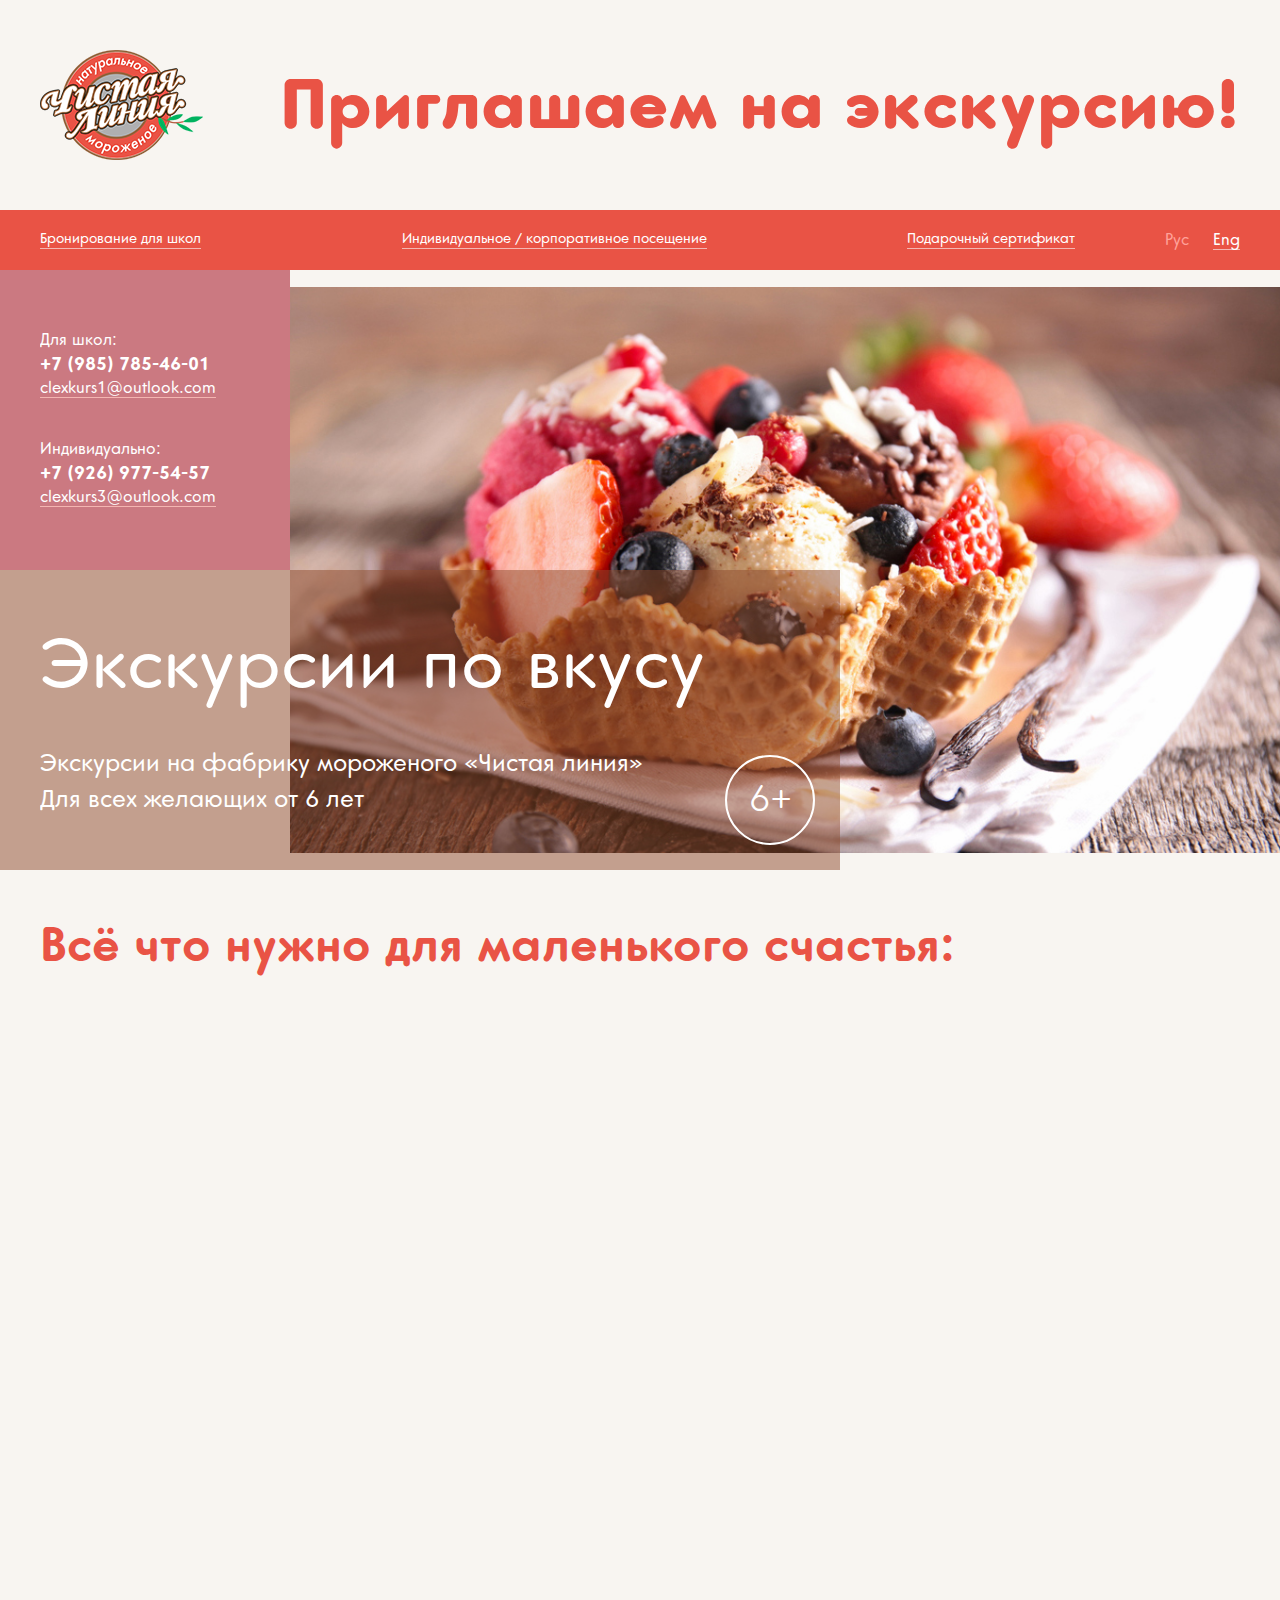
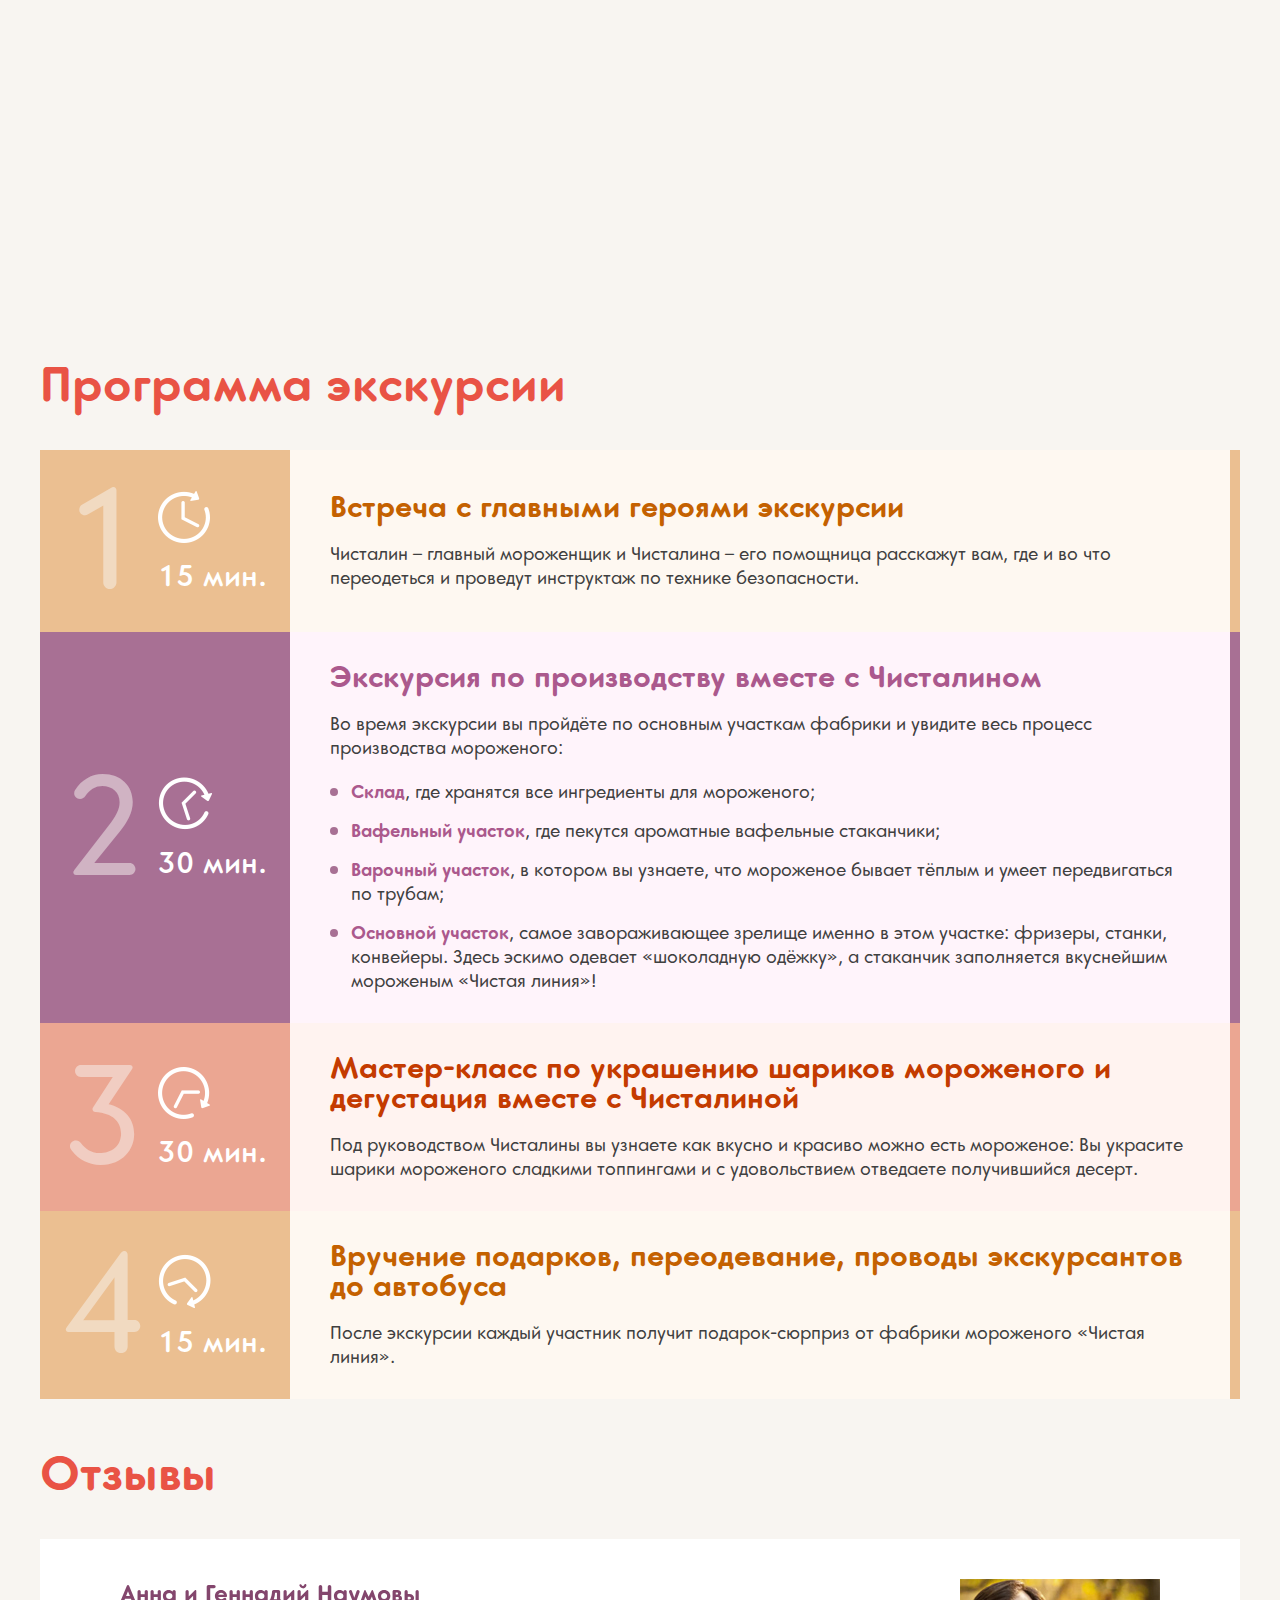
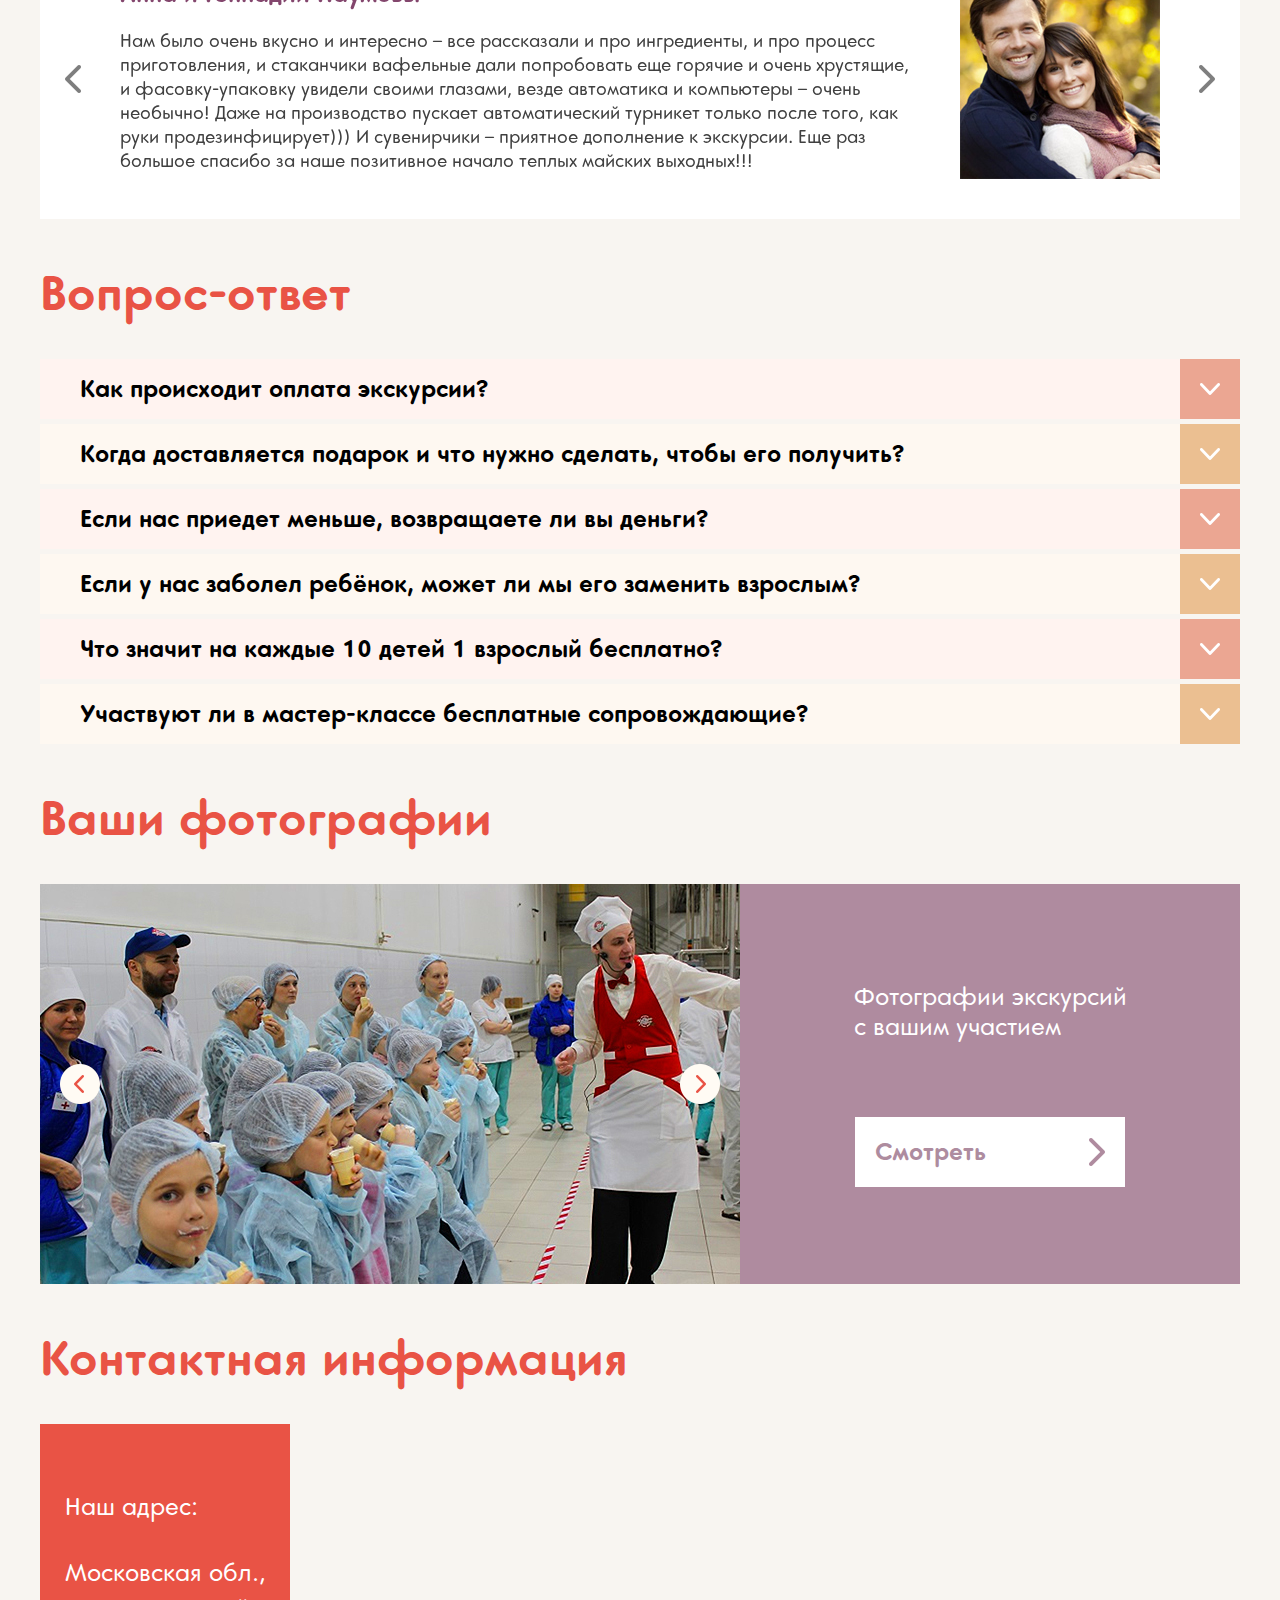
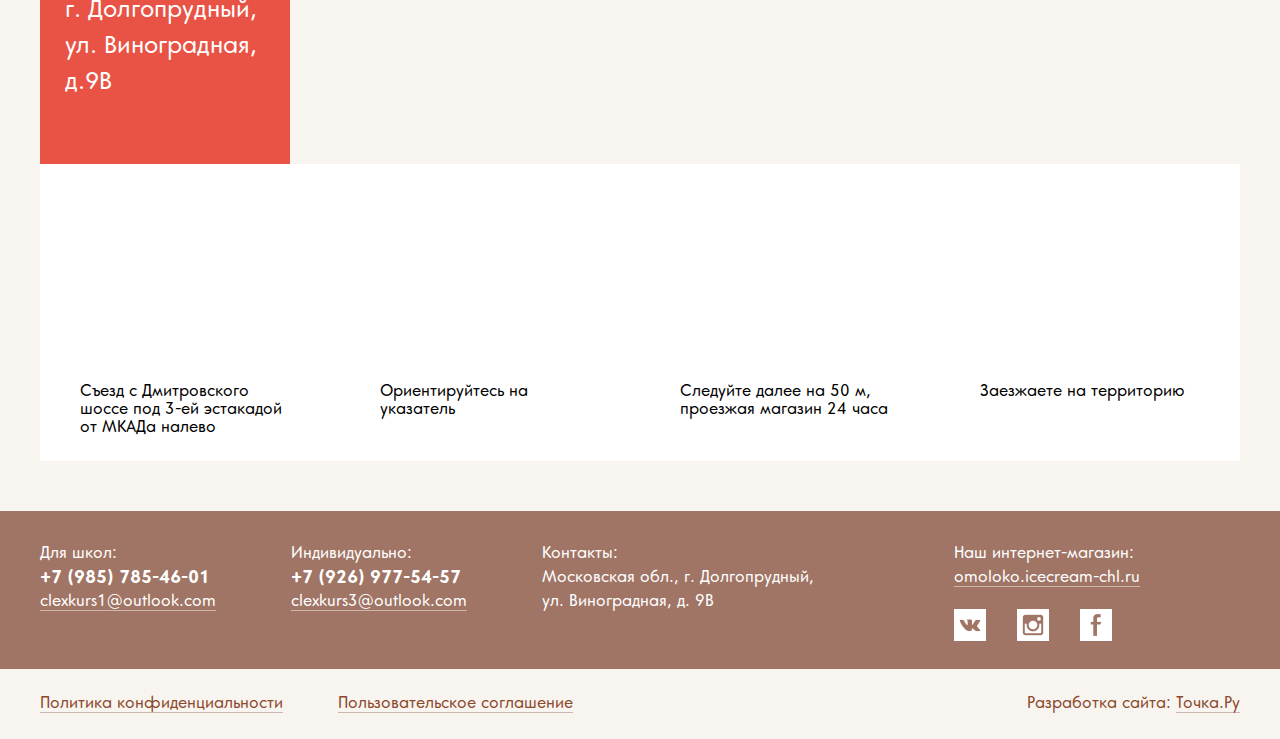
<file: index.html>
<!DOCTYPE html>
<html lang="ru-RU">
	<head>
		<meta http-equiv="Content-Type" content="text/html; charset=utf-8">
		<!-- Переключение IE в последнию версию, на случай если в настройках пользователя стоит меньшая -->
		<meta http-equiv="X-UA-Compatible" content="IE=edge">

		<!-- Адаптирование страницы для мобильных устройств -->
		<meta name="viewport" content="width=device-width, initial-scale=1">

		<!-- Запрет распознования номера телефона -->
		<meta name="format-detection" content="telephone=no">
		<meta name="SKYPE_TOOLBAR" content ="SKYPE_TOOLBAR_PARSER_COMPATIBLE">

		<!-- Заголовок страницы -->
		<title>Заголовок страницы</title>

		<!-- Данное значение часто используют(использовали) поисковые системы -->
		<meta name="description" content="">
		<meta name="keywords" content="">

		<!-- Традиционная иконка сайта, размер 16x16, прозрачность поддерживается. Рекомендуемый формат: .ico или .png -->
		<link rel="shortcut icon" href="favicon.ico">

		<!-- Подключение файлов стилей -->
		<link rel="stylesheet" href="css/owl.carousel.css">
		<link rel="stylesheet" href="css/datepicker.css">
		<link rel="stylesheet" href="css/styles.css">

		<link rel="stylesheet" href="css/response_1279.css" media="(max-width: 1279px)">
		<link rel="stylesheet" href="css/response_1023.css" media="(max-width: 1023px)">
		<link rel="stylesheet" href="css/response_767.css" media="(max-width: 767px)">
		<link rel="stylesheet" href="css/response_479.css" media="(max-width: 479px)">

		<!-- Обучение старых версий IE тегам html5 -->
		<!--[if lt IE 9]>
		<script src="http://html5shiv.googlecode.com/svn/trunk/html5.js"></script>
		<![endif]-->
	</head>

	<body>
		<div class="wrap">
			<!-- Шапка -->
			<header>
				<div class="info">
					<div class="cont">
						<div class="logo">
							<a href="/"><img src="images/logo.png" alt=""></a>
						</div>

						<div class="slogan">Приглашаем на экскурсию!</div>
					</div>
				</div>


				<div class="bottom">
					<div class="cont">
						<a href="#" class="mob_menu_link left">
							<span></span>
							<span></span>
							<span></span>
						</a>


						<nav class="left">
							<a href="/"><span>Бронирование для школ</span></a>
							<a href="/"><span>Индивидуальное / корпоративное посещение</span></a>
							<a href="/"><span>Подарочный сертификат</span></a>
						</nav>


						<div class="langs right">
							<a class="active"><span>Рус</span></a>
							<a href="/"><span>Eng</span></a>
						</div>
						<div class="clear"></div>
					</div>
				</div>
			</header>
			<!-- End Шапка -->


			<!-- Основная часть -->
			<section class="first_section block">
				<div class="cont">
					<div class="contacts">
						<div class="box">
							<div class="item">
								<div>Для школ:</div>
								<div class="phone">+7 (985) 785-46-01</div>
								<div class="email">
									<a href="mailto:clexkurs1@outlook.com"><span>clexkurs1@outlook.com</span></a>
								</div>
							</div>


							<div class="item">
								<div>Индивидуально:</div>
								<div class="phone">+7 (926) 977-54-57</div>
								<div class="email">
									<a href="mailto:clexkurs3@outlook.com"><span>clexkurs3@outlook.com</span></a>
								</div>
							</div>
						</div>
					</div>


					<div class="info">
						<div class="box">
							<div class="title">Экскурсии по вкусу</div>

							<div class="desc">Экскурсии на фабрику мороженого «Чистая линия»<br> Для всех желающих от 6 лет</div>

							<div class="age">6+</div>
						</div>
					</div>
				</div>
			</section>


			<section class="you_get block">
				<div class="cont">
					<div class="block_title">Всё что нужно для маленького счастья:</div>

					<div class="grid">
						<div class="item_wrap animate">
							<div class="item color1">
								<div class="name">Экскурсия по настоящему производству</div>
								<img src="images/ic_you_get1.png" alt="" class="icon">
							</div>
						</div>


						<div class="item_wrap animate">
							<div class="item color2">
								<div class="name">Мастер-класс<br> и дегустация</div>
								<img src="images/ic_you_get2.png" alt="" class="icon">
							</div>
						</div>


						<div class="item_wrap animate">
							<div class="item color3">
								<div class="name">Веселые аниматоры: Чисталин и Чисталина</div>
								<img src="images/ic_you_get3.png" alt="" class="icon">
							</div>
						</div>


						<div class="item_wrap animate">
							<div class="item color4">
								<div class="name">Сувениры на память</div>
								<img src="images/ic_you_get4.png" alt="" class="icon">
							</div>
						</div>


						<div class="item_wrap animate">
							<div class="item color5">
								<div class="name">Фото с экскурсии<br> на память</div>
								<img src="images/ic_you_get5.png" alt="" class="icon">
							</div>
						</div>


						<div class="item_wrap animate">
							<div class="item color6">
								<div class="name">Подарок-сюрприз</div>
								<img src="images/ic_you_get6.png" alt="" class="icon">
							</div>
						</div>


						<div class="item_wrap animate">
							<div class="item color7">
								<div class="name">
									<small>Вы попробуете самое вкусное<br> и самое качественное мороженое произведённое только из натуральных ингредиентов</small>
								</div>
								<img src="images/ic_you_get7.png" alt="" class="icon">
							</div>
						</div>


						<div class="item_wrap animate">
							<div class="item color8">
								<div class="name">
									<small>Мы самая современная фабрика<br> по производству мороженого<br> в России</small>
								</div>
								<img src="images/ic_you_get8.png" alt="" class="icon">
							</div>
						</div>


						<div class="item_wrap animate">
							<div class="item color9">
								<div class="name">
									<small>Фабрика удобно расположена:<br> всего лишь 5 км от МКАД<br> по Дмитровскому шоссе</small>
								</div>
								<img src="images/ic_you_get9.png" alt="" class="icon">
							</div>
						</div>
					</div>
				</div>
			</section>


			<section class="excursion_program block">
				<div class="cont">
					<div class="block_title">Программа экскурсии</div>

					<div class="item color1">
						<div class="time_wrap">
							<div class="number">1</div>
							<div class="time">
								<img src="images/ic_time1.png" alt="">15 мин.
							</div>
						</div>

						<div class="info">
							<div class="title">Встреча с главными героями экскурсии</div>

							<div class="desc">
								<p>
									Чисталин – главный мороженщик и Чисталина – его помощница расскажут вам, где и во что переодеться и проведут инструктаж по технике безопасности.
								</p>
							</div>
						</div>
					</div>


					<div class="item color2">
						<div class="time_wrap">
							<div class="number">2</div>
							<div class="time">
								<img src="images/ic_time2.png" alt="">30 мин.
							</div>
						</div>

						<div class="info">
							<div class="title">Экскурсия по производству вместе с Чисталином</div>

							<div class="desc">
								<p>
									Во время экскурсии вы пройдёте по основным участкам фабрики и увидите весь процесс производства мороженого:
								</p>

								<ul>
									<li><b>Склад</b>, где хранятся все ингредиенты для мороженого;</li>

									<li><b>Вафельный участок</b>, где пекутся ароматные вафельные стаканчики;</li>

									<li><b>Варочный участок</b>, в котором вы узнаете, что мороженое бывает тёплым и умеет передвигаться по трубам;</li>

									<li><b>Основной участок</b>, самое завораживающее зрелище именно в этом участке: фризеры, станки, конвейеры. Здесь эскимо одевает «шоколадную одёжку», а стаканчик заполняется вкуснейшим мороженым «Чистая линия»!</li>
								</ul>
							</div>
						</div>
					</div>


					<div class="item color3">
						<div class="time_wrap">
							<div class="number">3</div>
							<div class="time">
								<img src="images/ic_time3.png" alt="">30 мин.
							</div>
						</div>

						<div class="info">
							<div class="title">Мастер-класс по украшению шариков мороженого и дегустация вместе с Чисталиной</div>

							<div class="desc">
								<p>
									Под руководством Чисталины вы узнаете как вкусно и красиво можно есть мороженое: Вы украсите шарики мороженого сладкими топпингами и с удовольствием отведаете получившийся десерт.
								</p>
							</div>
						</div>
					</div>


					<div class="item color4">
						<div class="time_wrap">
							<div class="number">4</div>
							<div class="time">
								<img src="images/ic_time4.png" alt="">15 мин.
							</div>
						</div>

						<div class="info">
							<div class="title">Вручение подарков, переодевание, проводы экскурсантов до автобуса</div>

							<div class="desc">
								<p>
									После экскурсии каждый участник получит подарок-сюрприз от фабрики мороженого «Чистая линия».
								</p>
							</div>
						</div>
					</div>
				</div>
			</section>


			<section class="reviews block">
				<div class="cont">
					<div class="block_title">Отзывы</div>

					<div class="slider owl-carousel">
						<div class="slide">
							<div class="review">
								<div class="foto right">
									<img src="images/review_foto.jpg" alt="">
								</div>

								<div class="info left">
									<div class="author">Анна и Геннадий Наумовы</div>

									<div class="text">
										Нам было очень вкусно и интересно – все рассказали и про ингредиенты, и про процесс приготовления, и стаканчики вафельные дали попробовать еще горячие и очень хрустящие, и фасовку-упаковку увидели своими глазами, везде автоматика и компьютеры – очень необычно! Даже на производство пускает автоматический турникет только после того, как руки продезинфицирует))) И сувенирчики – приятное дополнение к экскурсии. Еще раз большое спасибо за наше позитивное начало теплых майских выходных!!!
									</div>
								</div>
								<div class="clear"></div>
							</div>
						</div>


						<div class="slide">
							<div class="review">
								<div class="foto right">
									<img src="images/review_foto.jpg" alt="">
								</div>

								<div class="info left">
									<div class="author">Анна и Геннадий Наумовы</div>

									<div class="text">
										Нам было очень вкусно и интересно – все рассказали и про ингредиенты, и про процесс приготовления, и стаканчики вафельные дали попробовать еще горячие и очень хрустящие, и фасовку-упаковку увидели своими глазами, везде автоматика и компьютеры – очень необычно! Даже на производство пускает автоматический турникет только после того, как руки продезинфицирует))) И сувенирчики – приятное дополнение к экскурсии. Еще раз большое спасибо за наше позитивное начало теплых майских выходных!!!
									</div>
								</div>
								<div class="clear"></div>
							</div>
						</div>


						<div class="slide">
							<div class="review">
								<div class="foto right">
									<img src="images/review_foto.jpg" alt="">
								</div>

								<div class="info left">
									<div class="author">Анна и Геннадий Наумовы</div>

									<div class="text">
										Нам было очень вкусно и интересно – все рассказали и про ингредиенты, и про процесс приготовления, и стаканчики вафельные дали попробовать еще горячие и очень хрустящие, и фасовку-упаковку увидели своими глазами, везде автоматика и компьютеры – очень необычно! Даже на производство пускает автоматический турникет только после того, как руки продезинфицирует))) И сувенирчики – приятное дополнение к экскурсии. Еще раз большое спасибо за наше позитивное начало теплых майских выходных!!!
									</div>
								</div>
								<div class="clear"></div>
							</div>
						</div>
					</div>
				</div>
			</section>


			<section class="faq block">
				<div class="cont">
					<div class="block_title">Вопрос-ответ</div>

					<div class="items">
						<div class="item">
							<div class="question">Как происходит оплата экскурсии?</div>

							<div class="answer">
								<p>
									Подарок от фабрики «Продукт «Чистая линия» будет доставляться в течение недели с момента посещения экскурсии. Для того, чтобы его получить, нужно будет сообщить вашему организатору экскурсии адрес доставки , удобное время и контакт того, кто будет его принимать. Эти данные ваш организатор вносит в список, который присылает нам за день до экскурсии.
								</p>
							</div>
						</div>


						<div class="item">
							<div class="question">Когда доставляется подарок и что нужно сделать, чтобы его получить?</div>

							<div class="answer">
								<p>
									Подарок от фабрики «Продукт «Чистая линия» будет доставляться в течение недели с момента посещения экскурсии. Для того, чтобы его получить, нужно будет сообщить вашему организатору экскурсии адрес доставки , удобное время и контакт того, кто будет его принимать. Эти данные ваш организатор вносит в список, который присылает нам за день до экскурсии.
								</p>
							</div>
						</div>


						<div class="item">
							<div class="question">Если нас приедет меньше, возвращаете ли вы деньги?</div>

							<div class="answer">
								<p>
									Подарок от фабрики «Продукт «Чистая линия» будет доставляться в течение недели с момента посещения экскурсии. Для того, чтобы его получить, нужно будет сообщить вашему организатору экскурсии адрес доставки , удобное время и контакт того, кто будет его принимать. Эти данные ваш организатор вносит в список, который присылает нам за день до экскурсии.
								</p>
							</div>
						</div>


						<div class="item">
							<div class="question">Если у нас заболел ребёнок, может ли мы его заменить взрослым?</div>

							<div class="answer">
								<p>
									Подарок от фабрики «Продукт «Чистая линия» будет доставляться в течение недели с момента посещения экскурсии. Для того, чтобы его получить, нужно будет сообщить вашему организатору экскурсии адрес доставки , удобное время и контакт того, кто будет его принимать. Эти данные ваш организатор вносит в список, который присылает нам за день до экскурсии.
								</p>
							</div>
						</div>


						<div class="item">
							<div class="question">Что значит на каждые 10 детей 1 взрослый бесплатно?</div>

							<div class="answer">
								<p>
									Подарок от фабрики «Продукт «Чистая линия» будет доставляться в течение недели с момента посещения экскурсии. Для того, чтобы его получить, нужно будет сообщить вашему организатору экскурсии адрес доставки , удобное время и контакт того, кто будет его принимать. Эти данные ваш организатор вносит в список, который присылает нам за день до экскурсии.
								</p>
							</div>
						</div>


						<div class="item">
							<div class="question">Участвуют ли в мастер-классе бесплатные сопровождающие?</div>

							<div class="answer">
								<p>
									Подарок от фабрики «Продукт «Чистая линия» будет доставляться в течение недели с момента посещения экскурсии. Для того, чтобы его получить, нужно будет сообщить вашему организатору экскурсии адрес доставки , удобное время и контакт того, кто будет его принимать. Эти данные ваш организатор вносит в список, который присылает нам за день до экскурсии.
								</p>
							</div>
						</div>
					</div>
				</div>
			</section>


			<section class="gallery_block block">
				<div class="cont">
					<div class="block_title">Ваши фотографии</div>

					<div class="row">
						<div class="img">
							<div class="slider owl-carousel">
								<div class="slide">
									<img src="images/gallery_block_img.jpg" alt="">
								</div>

								<div class="slide">
									<img src="images/gallery_block_img.jpg" alt="">
								</div>

								<div class="slide">
									<img src="images/gallery_block_img.jpg" alt="">
								</div>
							</div>
						</div>

						<div class="info">
							<div class="title">Фотографии экскурсий<br> с вашим участием</div>

							<a href="/" class="link">Смотреть</a>
						</div>
					</div>
				</div>
			</section>


			<section class="contacts_block block">
				<div class="cont">
					<div class="block_title">Контактная информация</div>

					<div class="row">
						<div class="adres">
							<div>Наш адрес:</div>

							<div>Московская обл.,<br> г. Долгопрудный,<br> ул. Виноградная,<br> д.9В</div>
						</div>


						<div class="map">
							<script type="text/javascript" charset="utf-8" async src="https://api-maps.yandex.ru/services/constructor/1.0/js/?um=constructor%3A24UogvbGlin68wvWplgRcZwzpV88_vRI&amp;width=100%25&amp;height=100%25&amp;lang=ru_UA&amp;scroll=false"></script>
						</div>
					</div>


					<div class="route">
						<div class="grid">
							<div class="item_wrap">
								<div class="item">
									<img src="images/route_img1.jpg" alt="" class="animate">
									<div class="desc">Съезд с Дмитровского шоссе под 3-ей эстакадой от МКАДа налево</div>
								</div>
							</div>


							<div class="item_wrap">
								<div class="item">
									<img src="images/route_img2.jpg" alt="" class="animate">
									<div class="desc">Ориентируйтесь на указатель</div>
								</div>
							</div>


							<div class="item_wrap">
								<div class="item">
									<img src="images/route_img3.jpg" alt="" class="animate">
									<div class="desc">Следуйте далее на 50 м, проезжая магазин 24 часа</div>
								</div>
							</div>


							<div class="item_wrap">
								<div class="item">
									<img src="images/route_img4.jpg" alt="" class="animate">
									<div class="desc">Заезжаете на территорию</div>
								</div>
							</div>
						</div>
					</div>
				</div>
			</section>
			<!-- End Основная часть -->


			<!-- Подвал -->
			<footer>
				<div class="info">
					<div class="cont">
						<div class="contacts left">
							<div>Для школ:</div>
							<div class="phone">+7 (985) 785-46-01</div>
							<div class="email">
								<a href="mailto:clexkurs1@outlook.com"><span>clexkurs1@outlook.com</span></a>
							</div>
						</div>


						<div class="contacts left">
							<div>Индивидуально:</div>
							<div class="phone">+7 (926) 977-54-57</div>
							<div class="email">
								<a href="mailto:clexkurs3@outlook.com"><span>clexkurs3@outlook.com</span></a>
							</div>
						</div>


						<div class="adres left">
							Контакты:<br> Московская обл., г. Долгопрудный,<br> ул. Виноградная, д. 9В
						</div>


						<div class="col right">
							Наш интернет-магазин:<br> 
							<a href="http://omoloko.icecream-chl.ru" target="_blank"><span>omoloko.icecream-chl.ru</span></a>

							<div class="socials">
								<a href="/" target="_blank">
									<img src="images/ic_soc1.png" alt="">
								</a>

								<a href="/" target="_blank">
									<img src="images/ic_soc2.png" alt="">
								</a>

								<a href="/" target="_blank">
									<img src="images/ic_soc3.png" alt="">
								</a>
							</div>
						</div>
						<div class="clear"></div>
					</div>
				</div>


				<div class="bottom">
					<div class="cont">
						<div class="links left">
							<a href="/"><span>Политика конфиденциальности</span></a>
							<a href="/"><span>Пользовательское соглашение</span></a>
						</div>

						<div class="creator right">
							Разработка сайта: <a href="/" target="_blank"><span>Точка.Ру</span></a>
						</div>
						<div class="clear"></div>
					</div>
				</div>
			</footer>
			<!-- End Подвал -->
		</div>


		<div class="buttonUp">
			<a href="#top"></a>
		</div>


		<!-- Подключение javascript файлов -->
		<script src="js/jquery-3.1.1.min.js"></script>
		<script src="js/jquery-migrate-1.4.1.min.js"></script>
		<script src="js/owl.carousel.min.js"></script>
		<script src="js/datepicker.min.js"></script>
		<script src="js/maskedinput.min.js"></script>
		<script src="js/in-view.min.js"></script>
		<script src="js/animate.js"></script>
		<script src="js/scripts.js"></script>
	</body>
</html>
</file>
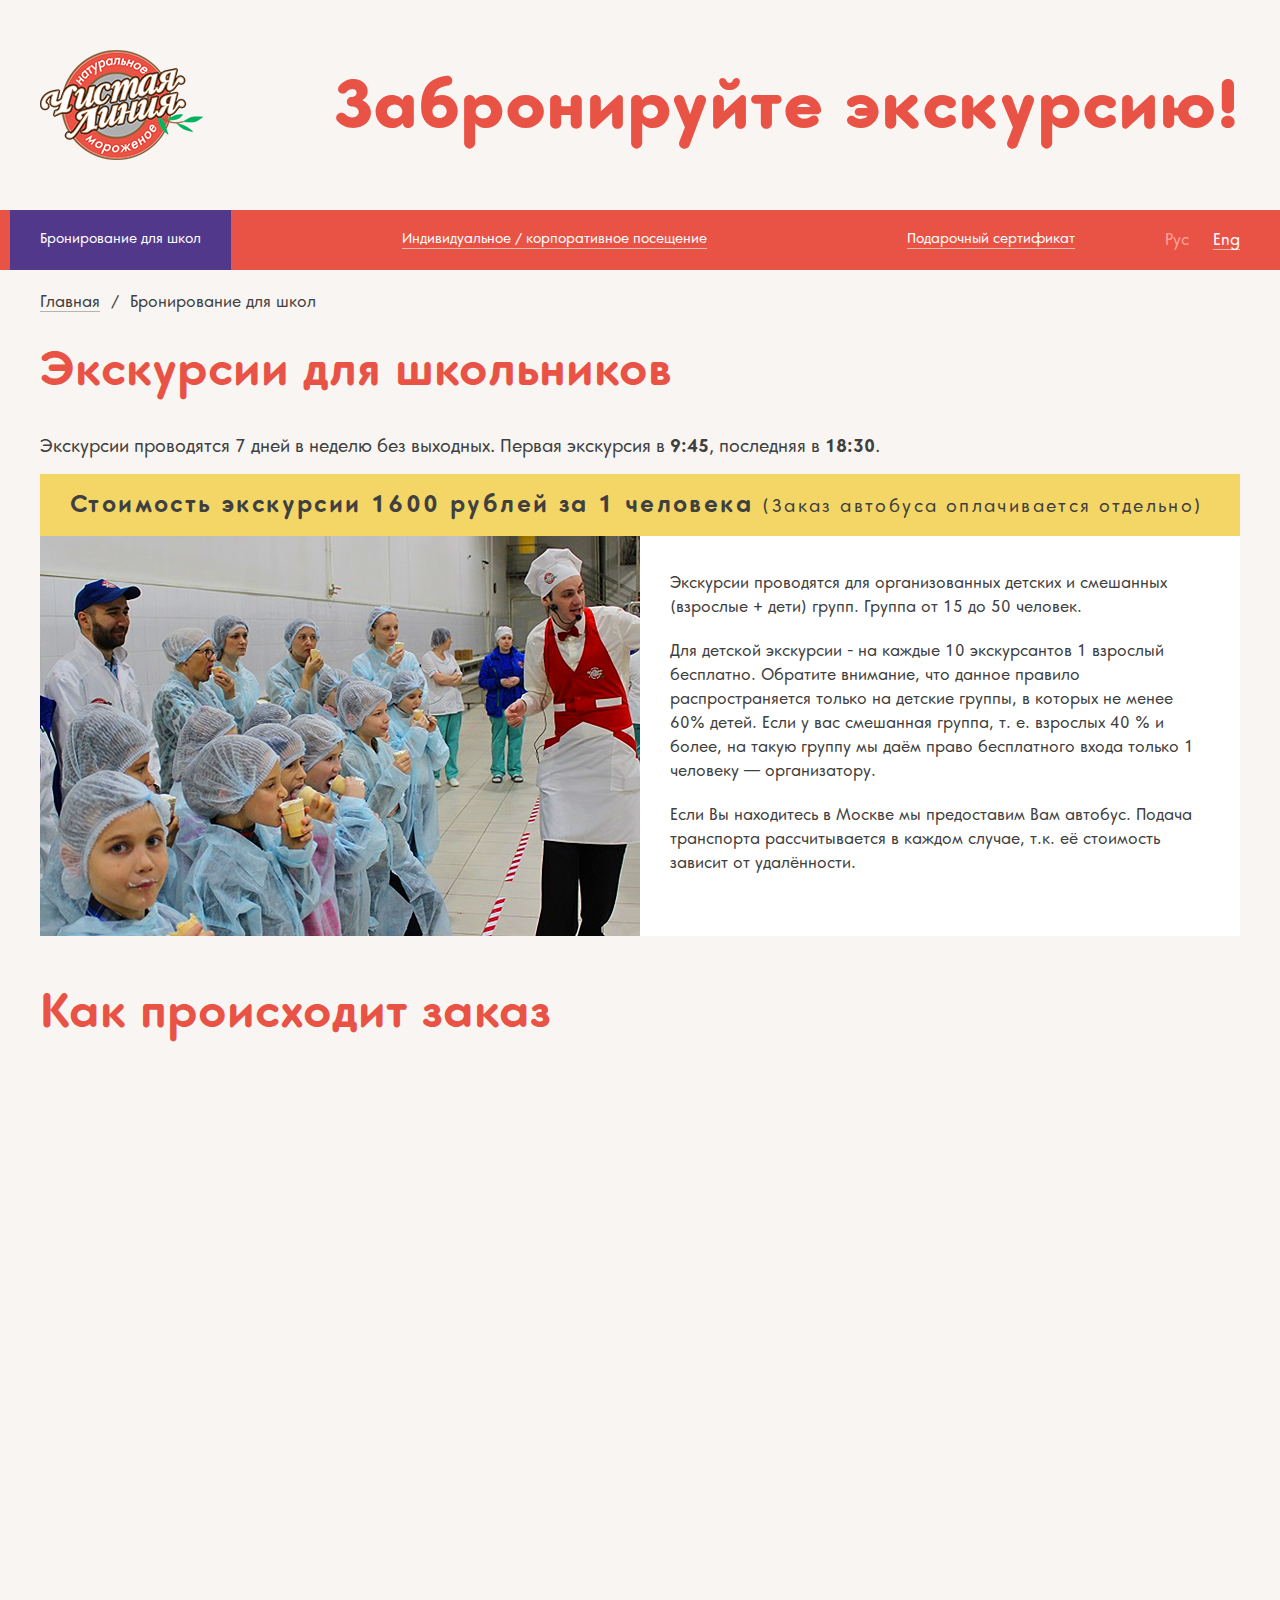
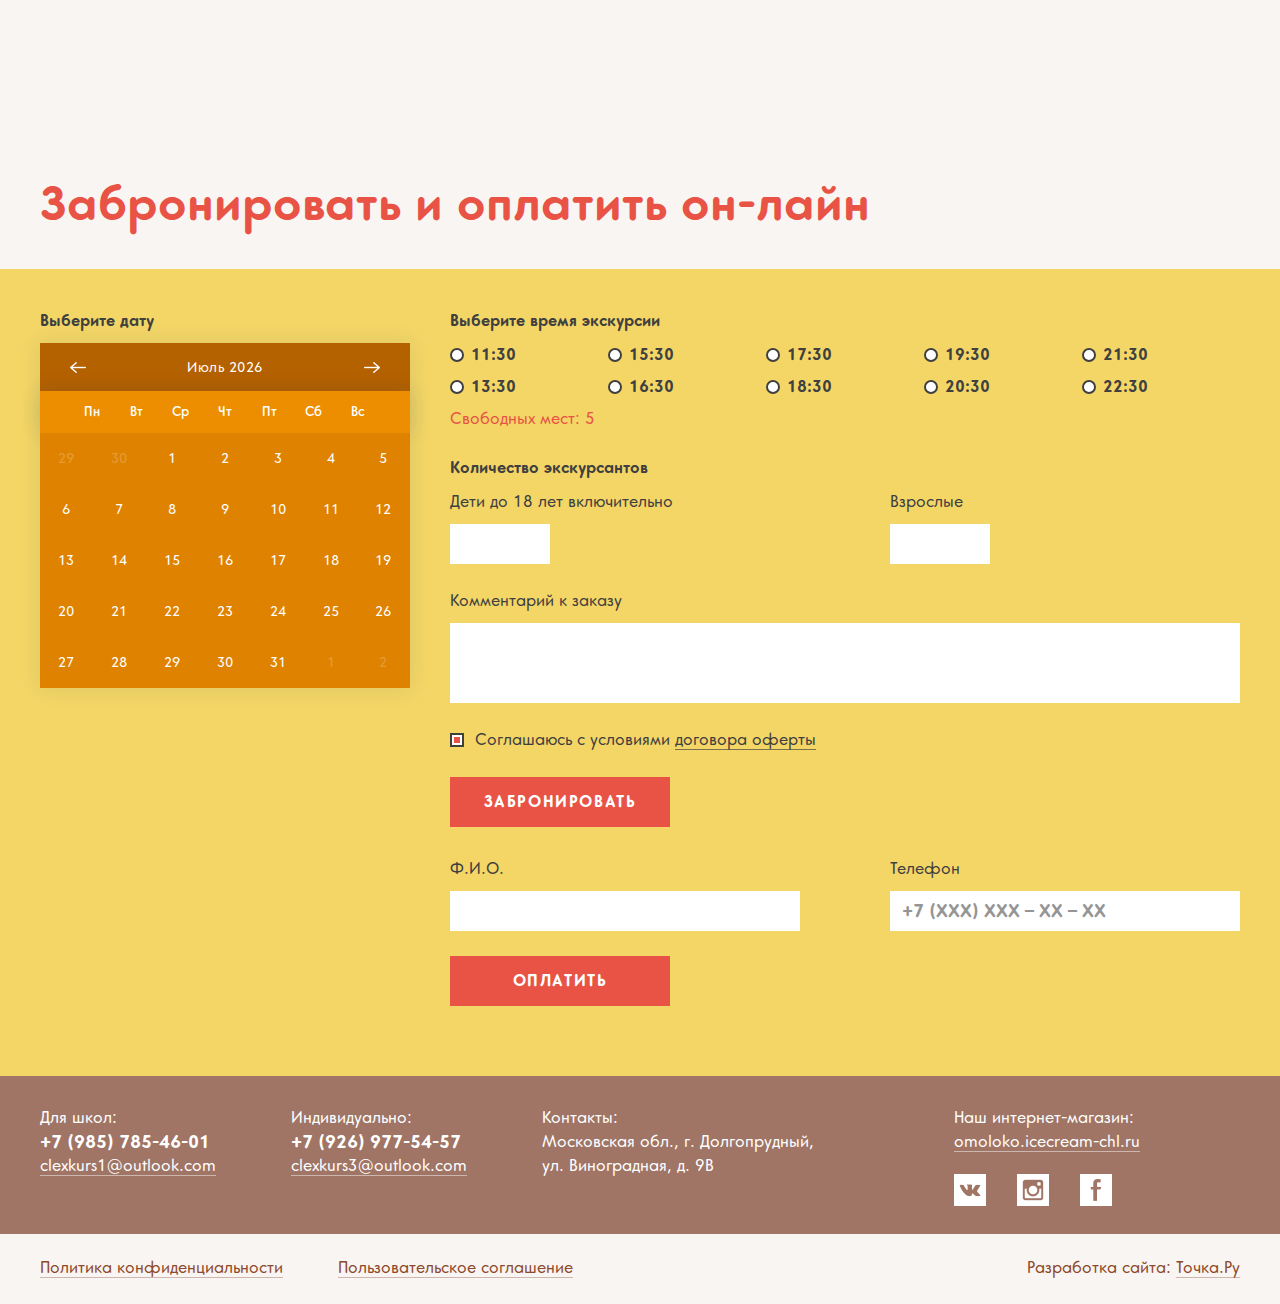
<file: inner1.html>
<!DOCTYPE html>
<html lang="ru-RU">
	<head>
		<meta http-equiv="Content-Type" content="text/html; charset=utf-8">
		<!-- Переключение IE в последнию версию, на случай если в настройках пользователя стоит меньшая -->
		<meta http-equiv="X-UA-Compatible" content="IE=edge">

		<!-- Адаптирование страницы для мобильных устройств -->
		<meta name="viewport" content="width=device-width, initial-scale=1">

		<!-- Запрет распознования номера телефона -->
		<meta name="format-detection" content="telephone=no">
		<meta name="SKYPE_TOOLBAR" content ="SKYPE_TOOLBAR_PARSER_COMPATIBLE">

		<!-- Заголовок страницы -->
		<title>Заголовок страницы</title>

		<!-- Данное значение часто используют(использовали) поисковые системы -->
		<meta name="description" content="">
		<meta name="keywords" content="">

		<!-- Традиционная иконка сайта, размер 16x16, прозрачность поддерживается. Рекомендуемый формат: .ico или .png -->
		<link rel="shortcut icon" href="favicon.ico">

		<!-- Подключение файлов стилей -->
		<link rel="stylesheet" href="css/owl.carousel.css">
		<link rel="stylesheet" href="css/datepicker.css">
		<link rel="stylesheet" href="css/styles.css">
		<link rel="stylesheet" href="css/booking.css">

		<link rel="stylesheet" href="css/response_1279.css" media="(max-width: 1279px)">
		<link rel="stylesheet" href="css/response_1023.css" media="(max-width: 1023px)">
		<link rel="stylesheet" href="css/response_767.css" media="(max-width: 767px)">
		<link rel="stylesheet" href="css/response_479.css" media="(max-width: 479px)">

		<!-- Обучение старых версий IE тегам html5 -->
		<!--[if lt IE 9]>
		<script src="http://html5shiv.googlecode.com/svn/trunk/html5.js"></script>
		<![endif]-->
	</head>

	<body class="bg1">
		<div class="wrap">
			<!-- Шапка -->
			<header>
				<div class="info">
					<div class="cont">
						<div class="logo">
							<a href="/"><img src="images/logo.png" alt=""></a>
						</div>

						<div class="slogan">Забронируйте экскурсию!</div>
					</div>
				</div>


				<div class="bottom">
					<div class="cont">
						<a href="#" class="mob_menu_link left">
							<span></span>
							<span></span>
							<span></span>
						</a>


						<nav class="left">
							<a class="active"><span>Бронирование для школ</span></a>
							<a href="/"><span>Индивидуальное / корпоративное посещение</span></a>
							<a href="/"><span>Подарочный сертификат</span></a>
						</nav>


						<div class="langs right">
							<a class="active"><span>Рус</span></a>
							<a href="/"><span>Eng</span></a>
						</div>
						<div class="clear"></div>
					</div>
				</div>
			</header>
			<!-- End Шапка -->


			<!-- Основная часть -->
			<section class="page_content">
				<div class="cont">
					<div class="breadcrumbs">
						<a href="/"><span>Главная</span></a> <span class="sep">/</span> 
						Бронирование для школ
					</div>
				</div>
			</section>


			<section class="for_school block">
				<div class="cont">
					<div class="block_title">Экскурсии для школьников</div>

					<div class="desc">
						Экскурсии проводятся 7 дней в неделю без выходных. Первая экскурсия в <b>9:45</b>, последняя в <b>18:30</b>.
					</div>

					<div class="price">
						Стоимость экскурсии 1600 рублей за 1 человека <small>(Заказ автобуса оплачивается отдельно)</small>
					</div>

					<div class="row">
						<div class="img">
							<img src="images/for_school_img.jpg" alt="">
						</div>

						<div class="info">
							<p>
								Экскурсии проводятся для организованных детских и смешанных (взрослые + дети) групп. Группа от 15 до 50 человек.
							</p>

							<p>
								Для детской экскурсии - на каждые 10 экскурсантов 1 взрослый бесплатно. Обратите внимание, что данное правило распространяется только на детские группы, в которых не менее 60% детей. Если у вас смешанная группа, т. е. взрослых 40 % и более, на такую группу мы даём право бесплатного входа только 1 человеку — организатору.
							</p>

							<p>
								Если Вы находитесь в Москве мы предоставим Вам автобус. Подача транспорта рассчитывается в каждом случае, т.к. её стоимость зависит от удалённости.
							</p>
						</div>
					</div>
				</div>
			</section>


			<section class="steps block">
				<div class="cont">
					<div class="block_title">Как происходит заказ</div>

					<div class="row animate">
						<div class="col left">
							<div class="item">
								<div class="name color1">1. Бронирование</div>

								<div class="desc">Вы бронируете экскурсию на сайте или по телефону:<br> <b>+7 (985) 785-46-01</b></div>
							</div>


							<div class="item">
								<div class="name color2">2. Предоплата</div>

								<div class="desc">В течение 10 дней вы вносите предоплату<br> <b>10 000</b> рублей</div>
							</div>


							<div class="item">
								<div class="name color3">3. Доплата</div>

								<div class="desc">Доплату за остальных участников вы можете произвести на фабрике в день экскурсии</div>
							</div>
						</div>


						<div class="col right">
							<div class="item">
								<div class="name color1">4. Список экскурсантов</div>

								<div class="desc">За 2 дня до экскурсии вы заполняете форму списка экскурсантов (придёт в подтверждении бронирования) и присылаете нам до 17:00 Обращаем Ваше внимание, что без предоставления списков группа до экскурсии не допускается!</div>
							</div>


							<div class="item">
								<div class="name color2">5. Встреча группы</div>

								<div class="desc">Нашим аниматорам сообщат, как только вы въедете<br> на территорию и они с радостью вас встретят</div>
							</div>


							<div class="item">
								<div class="name color3">6. Прибытие на фабрику</div>

								<div class="desc">По прибытию охрана сориентирует Вас где припарковаться. Далее Вы ожидаете на парковке, пока наши аниматоры не пригласят Вас на экскурсию.</div>
							</div>
						</div>
						<div class="clear"></div>
					</div>


					<div class="gift animate">
						<div class="name">Подарок-сюрприз</div>

						<div class="text">
							<p>
								В течение недели после экскурсии каждому экскурсанту<br> на дом мы доставим подарок-сюрприз от фабрики<br> «Продукт Чистая линия»
							</p>

							<p>
								Доставка осуществляется по Москве<br> и Московской области
							</p>
						</div>
					</div>
				</div>
			</section>


			<section class="booking">
				<div class="cont">
					<div class="block_title">Забронировать  и оплатить он-лайн</div>
				</div>


				<div class="data">
					<div class="cont">
						<form action="">
							<div class="col left">
								<div class="line">
									<div class="name"><b>Выберите дату</b></div>

									<div class="datepicker-here"></div>
								</div>
							</div>


							<div class="col right">
								<div class="line">
									<div class="name"><b>Выберите время экскурсии</b></div>

									<div class="time">
										<div class="col">
											<div class="item">
												<input type="radio" name="time" id="time_radio1">
												<label for="time_radio1">11:30</label>
											</div>

											<div class="item">
												<input type="radio" name="time" id="time_radio2">
												<label for="time_radio2">13:30</label>
											</div>
										</div>


										<div class="col">
											<div class="item">
												<input type="radio" name="time" id="time_radio3">
												<label for="time_radio3">15:30</label>
											</div>

											<div class="item">
												<input type="radio" name="time" id="time_radio4">
												<label for="time_radio4">16:30</label>
											</div>
										</div>


										<div class="col">
											<div class="item">
												<input type="radio" name="time" id="time_radio5">
												<label for="time_radio5">17:30</label>
											</div>

											<div class="item">
												<input type="radio" name="time" id="time_radio6">
												<label for="time_radio6">18:30</label>
											</div>
										</div>


										<div class="col">
											<div class="item">
												<input type="radio" name="time" id="time_radio7">
												<label for="time_radio7">19:30</label>
											</div>

											<div class="item">
												<input type="radio" name="time" id="time_radio8">
												<label for="time_radio8">20:30</label>
											</div>
										</div>


										<div class="col">
											<div class="item">
												<input type="radio" name="time" id="time_radio9">
												<label for="time_radio9">21:30</label>
											</div>

											<div class="item">
												<input type="radio" name="time" id="time_radio10">
												<label for="time_radio10">22:30</label>
											</div>
										</div>
									</div>

									<div class="free_place">Свободных мест: 5</div>
								</div>


								<div class="line">
									<div class="name"><b>Количество экскурсантов</b></div>

									<div class="col left">
										<div class="name">Дети до 18 лет включительно</div>

										<div class="field">
											<input type="text" name="" value="" class="input mini">
										</div>
									</div>

									<div class="col right">
										<div class="name">Взрослые</div>

										<div class="field">
											<input type="text" name="" value="" class="input mini">
										</div>
									</div>
									<div class="clear"></div>
								</div>


								<div class="line">
									<div class="name">Комментарий к заказу</div>

									<div class="field">
										<textarea name=""></textarea>
									</div>
								</div>


								<div class="line agree">
									<input type="checkbox" name="agree" id="agree_check" checked>
									<label for="agree_check">Соглашаюсь с условиями <a href="/"><span>договора оферты</span></a></label>
								</div>


								<div class="submit">
									<button type="submit" class="submit_btn">забронировать</button>
								</div>


								<div class="col left">
									<div class="line">
										<div class="name">Ф.И.О.</div>

										<div class="field">
											<input type="text" name="" value="" class="input">
										</div>
									</div>
								</div>

								<div class="col right">
									<div class="line">
										<div class="name">Телефон</div>

										<div class="field">
											<input type="tel" name="" value="" class="input" placeholder="+7 (XXX) XXX – XX – XX">
										</div>
									</div>
								</div>
								<div class="clear"></div>


								<div class="submit">
									<button type="submit" class="submit_btn">оплатить</button>
								</div>
							</div>
							<div class="clear"></div>
						</form>
					</div>
				</div>
			</section>
			<!-- End Основная часть -->


			<!-- Подвал -->
			<footer>
				<div class="info">
					<div class="cont">
						<div class="contacts left">
							<div>Для школ:</div>
							<div class="phone">+7 (985) 785-46-01</div>
							<div class="email">
								<a href="mailto:clexkurs1@outlook.com"><span>clexkurs1@outlook.com</span></a>
							</div>
						</div>


						<div class="contacts left">
							<div>Индивидуально:</div>
							<div class="phone">+7 (926) 977-54-57</div>
							<div class="email">
								<a href="mailto:clexkurs3@outlook.com"><span>clexkurs3@outlook.com</span></a>
							</div>
						</div>


						<div class="adres left">
							Контакты:<br> Московская обл., г. Долгопрудный,<br> ул. Виноградная, д. 9В
						</div>


						<div class="col right">
							Наш интернет-магазин:<br> 
							<a href="http://omoloko.icecream-chl.ru" target="_blank"><span>omoloko.icecream-chl.ru</span></a>

							<div class="socials">
								<a href="/" target="_blank">
									<img src="images/ic_soc1.png" alt="">
								</a>

								<a href="/" target="_blank">
									<img src="images/ic_soc2.png" alt="">
								</a>

								<a href="/" target="_blank">
									<img src="images/ic_soc3.png" alt="">
								</a>
							</div>
						</div>
						<div class="clear"></div>
					</div>
				</div>


				<div class="bottom">
					<div class="cont">
						<div class="links left">
							<a href="/"><span>Политика конфиденциальности</span></a>
							<a href="/"><span>Пользовательское соглашение</span></a>
						</div>

						<div class="creator right">
							Разработка сайта: <a href="/" target="_blank"><span>Точка.Ру</span></a>
						</div>
						<div class="clear"></div>
					</div>
				</div>
			</footer>
			<!-- End Подвал -->
		</div>


		<div class="buttonUp">
			<a href="#top"></a>
		</div>


		<!-- Подключение javascript файлов -->
		<script src="js/jquery-3.1.1.min.js"></script>
		<script src="js/jquery-migrate-1.4.1.min.js"></script>
		<script src="js/owl.carousel.min.js"></script>
		<script src="js/datepicker.min.js"></script>
		<script src="js/maskedinput.min.js"></script>
		<script src="js/in-view.min.js"></script>
		<script src="js/animate.js"></script>
		<script src="js/scripts.js"></script>
	</body>
</html>
</file>
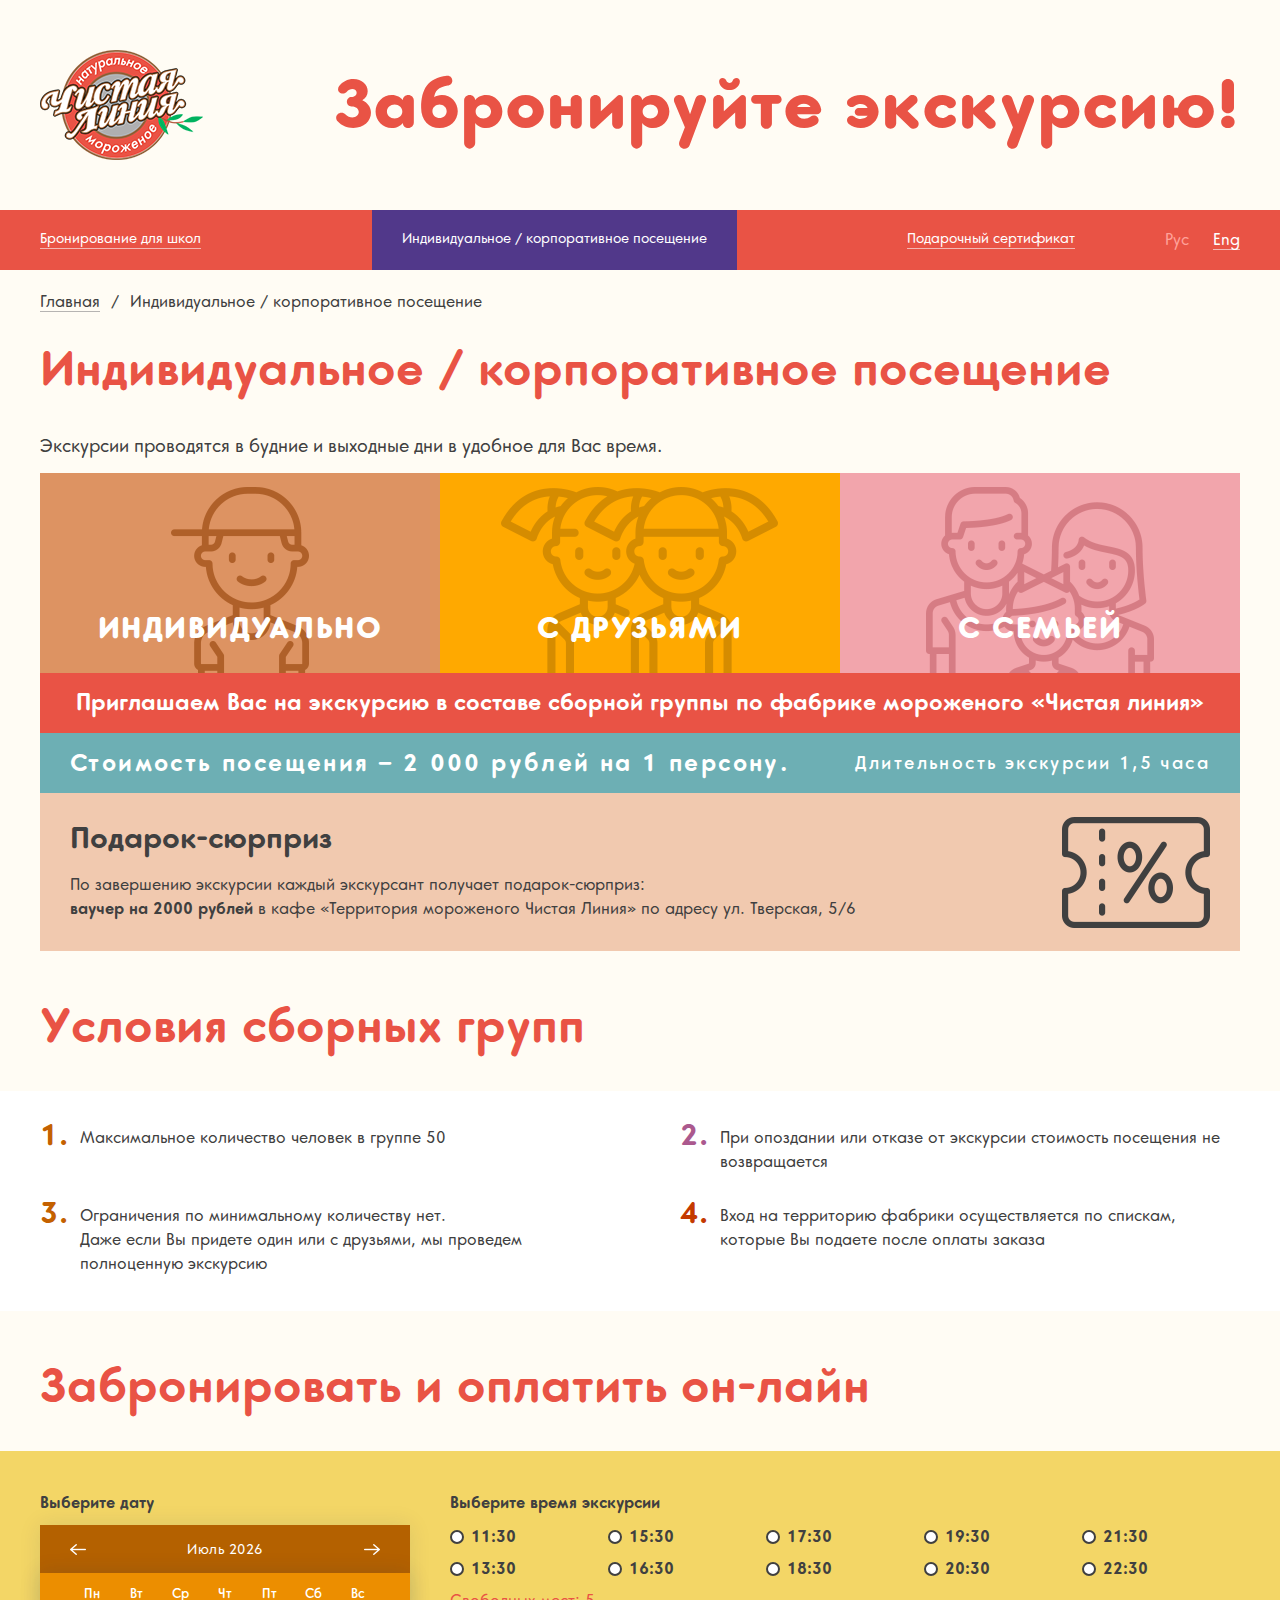
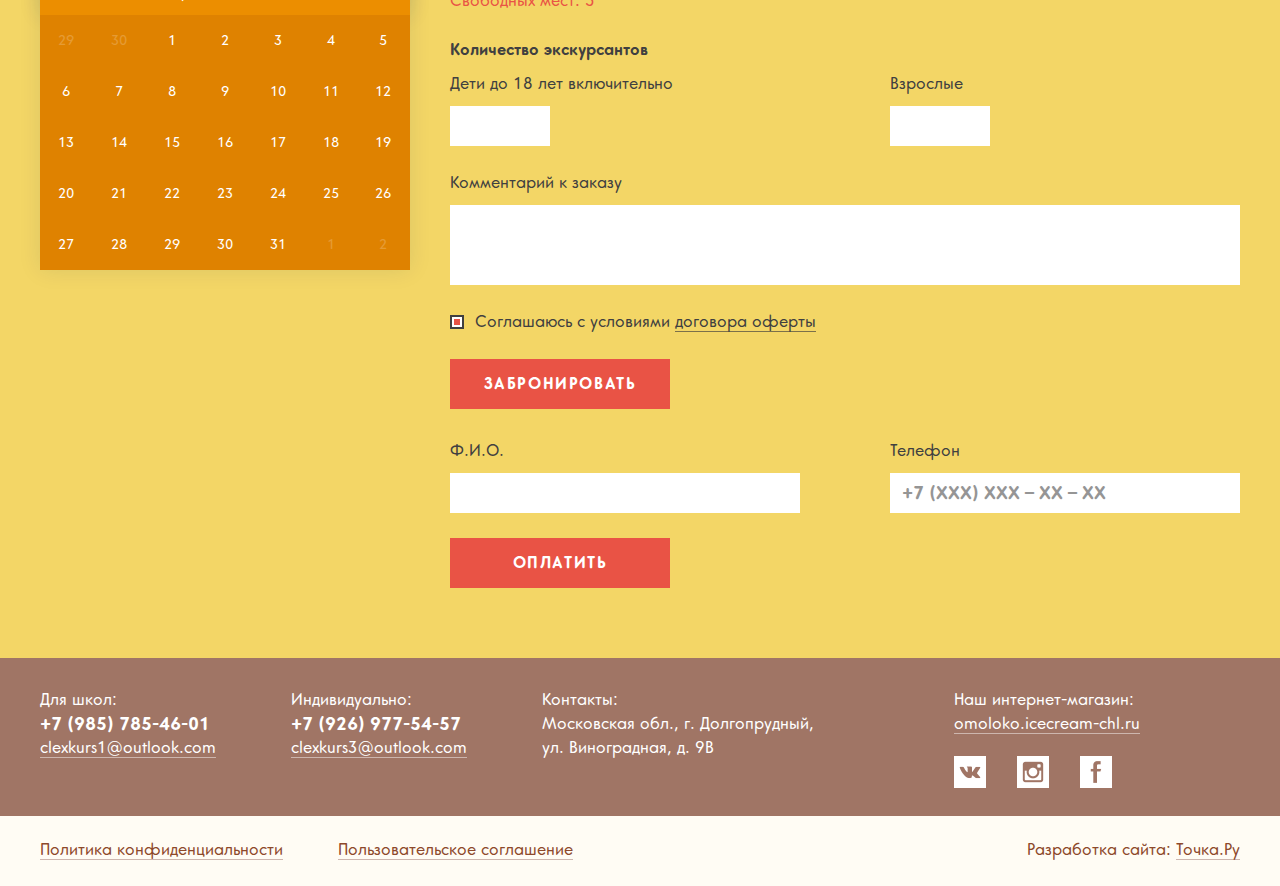
<file: inner2.html>
<!DOCTYPE html>
<html lang="ru-RU">
	<head>
		<meta http-equiv="Content-Type" content="text/html; charset=utf-8">
		<!-- Переключение IE в последнию версию, на случай если в настройках пользователя стоит меньшая -->
		<meta http-equiv="X-UA-Compatible" content="IE=edge">

		<!-- Адаптирование страницы для мобильных устройств -->
		<meta name="viewport" content="width=device-width, initial-scale=1">

		<!-- Запрет распознования номера телефона -->
		<meta name="format-detection" content="telephone=no">
		<meta name="SKYPE_TOOLBAR" content ="SKYPE_TOOLBAR_PARSER_COMPATIBLE">

		<!-- Заголовок страницы -->
		<title>Заголовок страницы</title>

		<!-- Данное значение часто используют(использовали) поисковые системы -->
		<meta name="description" content="">
		<meta name="keywords" content="">

		<!-- Традиционная иконка сайта, размер 16x16, прозрачность поддерживается. Рекомендуемый формат: .ico или .png -->
		<link rel="shortcut icon" href="favicon.ico">

		<!-- Подключение файлов стилей -->
		<link rel="stylesheet" href="css/owl.carousel.css">
		<link rel="stylesheet" href="css/datepicker.css">
		<link rel="stylesheet" href="css/styles.css">
		<link rel="stylesheet" href="css/booking.css">

		<link rel="stylesheet" href="css/response_1279.css" media="(max-width: 1279px)">
		<link rel="stylesheet" href="css/response_1023.css" media="(max-width: 1023px)">
		<link rel="stylesheet" href="css/response_767.css" media="(max-width: 767px)">
		<link rel="stylesheet" href="css/response_479.css" media="(max-width: 479px)">

		<!-- Обучение старых версий IE тегам html5 -->
		<!--[if lt IE 9]>
		<script src="http://html5shiv.googlecode.com/svn/trunk/html5.js"></script>
		<![endif]-->
	</head>

	<body class="bg2">
		<div class="wrap">
			<!-- Шапка -->
			<header>
				<div class="info">
					<div class="cont">
						<div class="logo">
							<a href="/"><img src="images/logo.png" alt=""></a>
						</div>

						<div class="slogan">Забронируйте экскурсию!</div>
					</div>
				</div>


				<div class="bottom">
					<div class="cont">
						<a href="#" class="mob_menu_link left">
							<span></span>
							<span></span>
							<span></span>
						</a>


						<nav class="left">
							<a href="/"><span>Бронирование для школ</span></a>
							<a class="active"><span>Индивидуальное / корпоративное посещение</span></a>
							<a href="/"><span>Подарочный сертификат</span></a>
						</nav>


						<div class="langs right">
							<a class="active"><span>Рус</span></a>
							<a href="/"><span>Eng</span></a>
						</div>
						<div class="clear"></div>
					</div>
				</div>
			</header>
			<!-- End Шапка -->


			<!-- Основная часть -->
			<section class="page_content">
				<div class="cont">
					<div class="breadcrumbs">
						<a href="/"><span>Главная</span></a> <span class="sep">/</span> 
						Индивидуальное / корпоративное посещение
					</div>
				</div>
			</section>


			<section class="individual block">
				<div class="cont">
					<div class="block_title">Индивидуальное / корпоративное посещение</div>

					<div class="desc">
						Экскурсии проводятся в будние и выходные дни в удобное для Вас время.
					</div>

					<div class="grid">
						<div class="item_wrap animate">
							<div class="item item1">
								<div class="name">индивидуально</div>
							</div>
						</div>


						<div class="item_wrap animate">
							<div class="item item2">
								<div class="name">с друзьями</div>
							</div>
						</div>


						<div class="item_wrap animate">
							<div class="item item3">
								<div class="name">с семьей</div>
							</div>
						</div>
					</div>

					<div class="invite">
						Приглашаем Вас на экскурсию в составе сборной группы по фабрике мороженого «Чистая линия»
					</div>

					<div class="price">
						Стоимость посещения – 2 000 рублей на 1 персону.
						<small class="right">Длительность экскурсии 1,5 часа</small>
					</div>

					<div class="gift">
						<div class="title">Подарок-сюрприз</div>

						<div class="text">
							<p>
								По завершению экскурсии каждый экскурсант получает подарок-сюрприз:<br> <b>ваучер на 2000 рублей</b> в кафе «Территория мороженого Чистая Линия» по адресу ул. Тверская, 5/6
							</p>
						</div>
					</div>
				</div>
			</section>


			<section class="conditions block">
				<div class="cont">
					<div class="block_title">Условия сборных групп</div>
				</div>

				<div class="data">
					<div class="cont">
						<div class="items">
							<div class="item left">
								<div class="number color1">1.</div>
								Максимальное количество человек в группе 50
							</div>

							<div class="item left">
								<div class="number color2">2.</div>
								При опоздании или отказе от экскурсии стоимость посещения не возвращается
							</div>

							<div class="item left">
								<div class="number color3">3.</div>
								Ограничения по минимальному количеству нет.<br> Даже если Вы придете один или с друзьями, мы проведем полноценную экскурсию
							</div>

							<div class="item left">
								<div class="number color4">4.</div>
								Вход на территорию фабрики осуществляется по спискам, которые Вы подаете после оплаты заказа
							</div>
							<div class="clear"></div>
						</div>
					</div>
				</div>
			</section>


			<section class="booking">
				<div class="cont">
					<div class="block_title">Забронировать  и оплатить он-лайн</div>
				</div>


				<div class="data">
					<div class="cont">
						<form action="">
							<div class="col left">
								<div class="line">
									<div class="name"><b>Выберите дату</b></div>

									<div class="datepicker-here"></div>
								</div>
							</div>


							<div class="col right">
								<div class="line">
									<div class="name"><b>Выберите время экскурсии</b></div>

									<div class="time">
										<div class="col">
											<div class="item">
												<input type="radio" name="time" id="time_radio1">
												<label for="time_radio1">11:30</label>
											</div>

											<div class="item">
												<input type="radio" name="time" id="time_radio2">
												<label for="time_radio2">13:30</label>
											</div>
										</div>


										<div class="col">
											<div class="item">
												<input type="radio" name="time" id="time_radio3">
												<label for="time_radio3">15:30</label>
											</div>

											<div class="item">
												<input type="radio" name="time" id="time_radio4">
												<label for="time_radio4">16:30</label>
											</div>
										</div>


										<div class="col">
											<div class="item">
												<input type="radio" name="time" id="time_radio5">
												<label for="time_radio5">17:30</label>
											</div>

											<div class="item">
												<input type="radio" name="time" id="time_radio6">
												<label for="time_radio6">18:30</label>
											</div>
										</div>


										<div class="col">
											<div class="item">
												<input type="radio" name="time" id="time_radio7">
												<label for="time_radio7">19:30</label>
											</div>

											<div class="item">
												<input type="radio" name="time" id="time_radio8">
												<label for="time_radio8">20:30</label>
											</div>
										</div>


										<div class="col">
											<div class="item">
												<input type="radio" name="time" id="time_radio9">
												<label for="time_radio9">21:30</label>
											</div>

											<div class="item">
												<input type="radio" name="time" id="time_radio10">
												<label for="time_radio10">22:30</label>
											</div>
										</div>
									</div>

									<div class="free_place">Свободных мест: 5</div>
								</div>


								<div class="line">
									<div class="name"><b>Количество экскурсантов</b></div>

									<div class="col left">
										<div class="name">Дети до 18 лет включительно</div>

										<div class="field">
											<input type="text" name="" value="" class="input mini">
										</div>
									</div>

									<div class="col right">
										<div class="name">Взрослые</div>

										<div class="field">
											<input type="text" name="" value="" class="input mini">
										</div>
									</div>
									<div class="clear"></div>
								</div>


								<div class="line">
									<div class="name">Комментарий к заказу</div>

									<div class="field">
										<textarea name=""></textarea>
									</div>
								</div>


								<div class="line agree">
									<input type="checkbox" name="agree" id="agree_check" checked>
									<label for="agree_check">Соглашаюсь с условиями <a href="/"><span>договора оферты</span></a></label>
								</div>


								<div class="submit">
									<button type="submit" class="submit_btn">забронировать</button>
								</div>


								<div class="col left">
									<div class="line">
										<div class="name">Ф.И.О.</div>

										<div class="field">
											<input type="text" name="" value="" class="input">
										</div>
									</div>
								</div>

								<div class="col right">
									<div class="line">
										<div class="name">Телефон</div>

										<div class="field">
											<input type="tel" name="" value="" class="input" placeholder="+7 (XXX) XXX – XX – XX">
										</div>
									</div>
								</div>
								<div class="clear"></div>


								<div class="submit">
									<button type="submit" class="submit_btn">оплатить</button>
								</div>
							</div>
							<div class="clear"></div>
						</form>
					</div>
				</div>
			</section>
			<!-- End Основная часть -->


			<!-- Подвал -->
			<footer>
				<div class="info">
					<div class="cont">
						<div class="contacts left">
							<div>Для школ:</div>
							<div class="phone">+7 (985) 785-46-01</div>
							<div class="email">
								<a href="mailto:clexkurs1@outlook.com"><span>clexkurs1@outlook.com</span></a>
							</div>
						</div>


						<div class="contacts left">
							<div>Индивидуально:</div>
							<div class="phone">+7 (926) 977-54-57</div>
							<div class="email">
								<a href="mailto:clexkurs3@outlook.com"><span>clexkurs3@outlook.com</span></a>
							</div>
						</div>


						<div class="adres left">
							Контакты:<br> Московская обл., г. Долгопрудный,<br> ул. Виноградная, д. 9В
						</div>


						<div class="col right">
							Наш интернет-магазин:<br> 
							<a href="http://omoloko.icecream-chl.ru" target="_blank"><span>omoloko.icecream-chl.ru</span></a>

							<div class="socials">
								<a href="/" target="_blank">
									<img src="images/ic_soc1.png" alt="">
								</a>

								<a href="/" target="_blank">
									<img src="images/ic_soc2.png" alt="">
								</a>

								<a href="/" target="_blank">
									<img src="images/ic_soc3.png" alt="">
								</a>
							</div>
						</div>
						<div class="clear"></div>
					</div>
				</div>


				<div class="bottom">
					<div class="cont">
						<div class="links left">
							<a href="/"><span>Политика конфиденциальности</span></a>
							<a href="/"><span>Пользовательское соглашение</span></a>
						</div>

						<div class="creator right">
							Разработка сайта: <a href="/" target="_blank"><span>Точка.Ру</span></a>
						</div>
						<div class="clear"></div>
					</div>
				</div>
			</footer>
			<!-- End Подвал -->
		</div>


		<div class="buttonUp">
			<a href="#top"></a>
		</div>


		<!-- Подключение javascript файлов -->
		<script src="js/jquery-3.1.1.min.js"></script>
		<script src="js/jquery-migrate-1.4.1.min.js"></script>
		<script src="js/owl.carousel.min.js"></script>
		<script src="js/datepicker.min.js"></script>
		<script src="js/maskedinput.min.js"></script>
		<script src="js/in-view.min.js"></script>
		<script src="js/animate.js"></script>
		<script src="js/scripts.js"></script>
	</body>
</html>
</file>
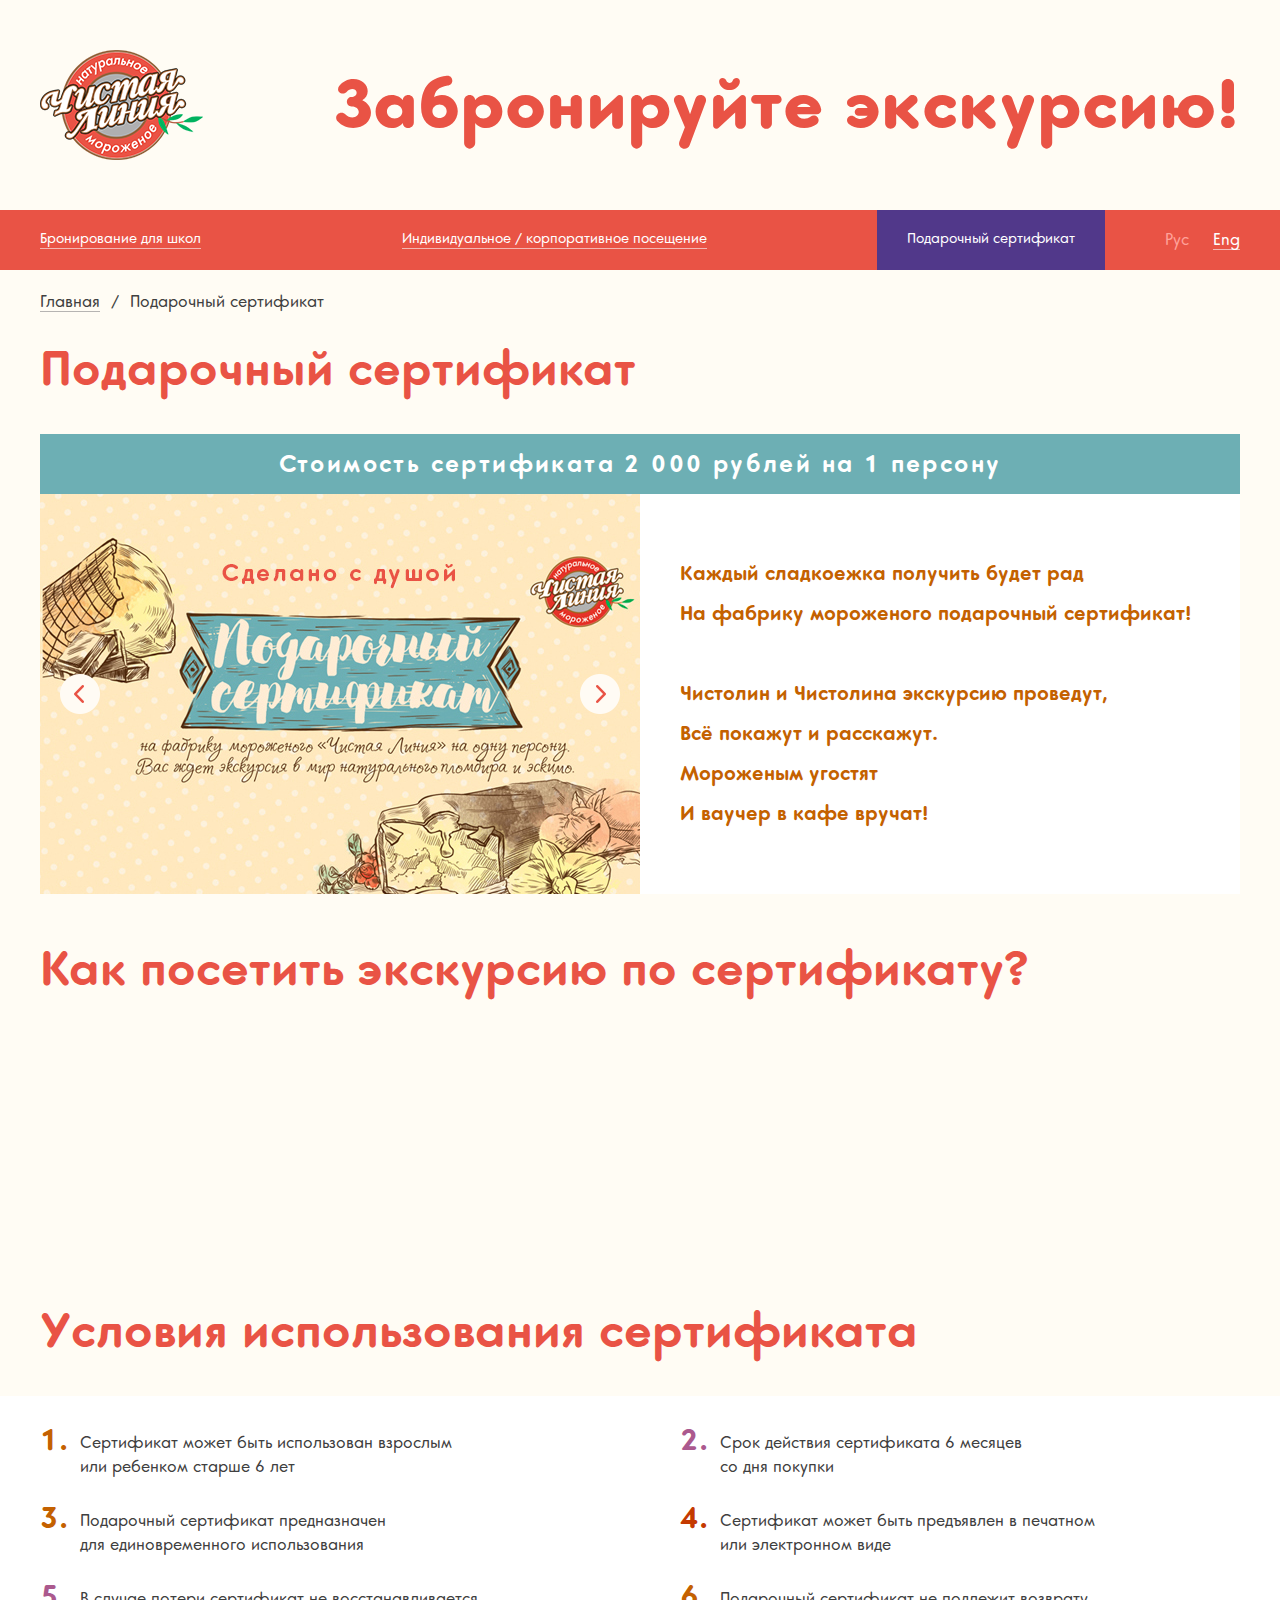
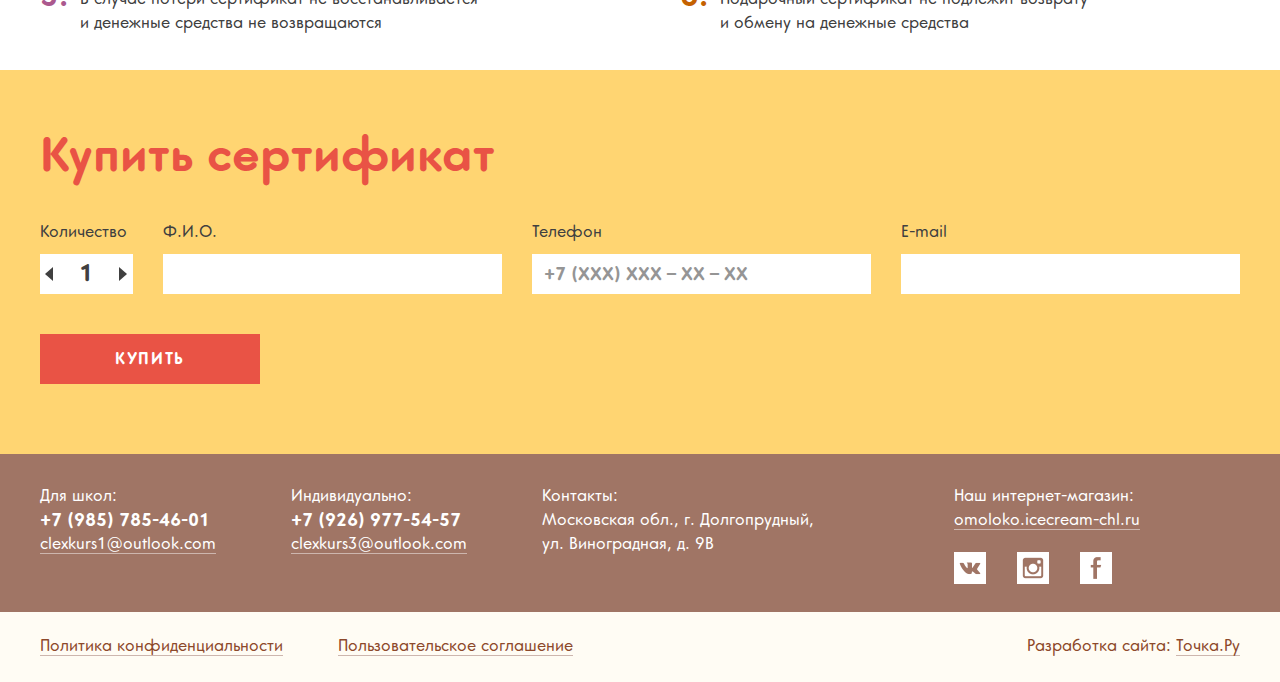
<file: inner3.html>
<!DOCTYPE html>
<html lang="ru-RU">
	<head>
		<meta http-equiv="Content-Type" content="text/html; charset=utf-8">
		<!-- Переключение IE в последнию версию, на случай если в настройках пользователя стоит меньшая -->
		<meta http-equiv="X-UA-Compatible" content="IE=edge">

		<!-- Адаптирование страницы для мобильных устройств -->
		<meta name="viewport" content="width=device-width, initial-scale=1">

		<!-- Запрет распознования номера телефона -->
		<meta name="format-detection" content="telephone=no">
		<meta name="SKYPE_TOOLBAR" content ="SKYPE_TOOLBAR_PARSER_COMPATIBLE">

		<!-- Заголовок страницы -->
		<title>Заголовок страницы</title>

		<!-- Данное значение часто используют(использовали) поисковые системы -->
		<meta name="description" content="">
		<meta name="keywords" content="">

		<!-- Традиционная иконка сайта, размер 16x16, прозрачность поддерживается. Рекомендуемый формат: .ico или .png -->
		<link rel="shortcut icon" href="favicon.ico">

		<!-- Подключение файлов стилей -->
		<link rel="stylesheet" href="css/owl.carousel.css">
		<link rel="stylesheet" href="css/datepicker.css">
		<link rel="stylesheet" href="css/styles.css">
		<link rel="stylesheet" href="css/buy_cert.css">

		<link rel="stylesheet" href="css/response_1279.css" media="(max-width: 1279px)">
		<link rel="stylesheet" href="css/response_1023.css" media="(max-width: 1023px)">
		<link rel="stylesheet" href="css/response_767.css" media="(max-width: 767px)">
		<link rel="stylesheet" href="css/response_479.css" media="(max-width: 479px)">

		<!-- Обучение старых версий IE тегам html5 -->
		<!--[if lt IE 9]>
		<script src="http://html5shiv.googlecode.com/svn/trunk/html5.js"></script>
		<![endif]-->
	</head>

	<body class="bg2">
		<div class="wrap">
			<!-- Шапка -->
			<header>
				<div class="info">
					<div class="cont">
						<div class="logo">
							<a href="/"><img src="images/logo.png" alt=""></a>
						</div>

						<div class="slogan">Забронируйте экскурсию!</div>
					</div>
				</div>


				<div class="bottom">
					<div class="cont">
						<a href="#" class="mob_menu_link left">
							<span></span>
							<span></span>
							<span></span>
						</a>


						<nav class="left">
							<a href="/"><span>Бронирование для школ</span></a>
							<a href="/"><span>Индивидуальное / корпоративное посещение</span></a>
							<a class="active"><span>Подарочный сертификат</span></a>
						</nav>


						<div class="langs right">
							<a class="active"><span>Рус</span></a>
							<a href="/"><span>Eng</span></a>
						</div>
						<div class="clear"></div>
					</div>
				</div>
			</header>
			<!-- End Шапка -->


			<!-- Основная часть -->
			<section class="page_content">
				<div class="cont">
					<div class="breadcrumbs">
						<a href="/"><span>Главная</span></a> <span class="sep">/</span> 
						Подарочный сертификат
					</div>
				</div>
			</section>


			<section class="about_cert block">
				<div class="cont">
					<div class="block_title">Подарочный сертификат</div>

					<div class="price">
						Стоимость сертификата  2 000 рублей на 1 персону
					</div>

					<div class="row">
						<div class="slider_wrap">
							<div class="slider owl-carousel">
								<div class="slide">
									<img src="images/about_cert_img.jpg" alt="">
								</div>

								<div class="slide">
									<img src="images/about_cert_img.jpg" alt="">
								</div>

								<div class="slide">
									<img src="images/about_cert_img.jpg" alt="">
								</div>
							</div>
						</div>


						<div class="info">
							<p>
								Каждый сладкоежка получить будет рад<br> На фабрику мороженого подарочный сертификат!
							</p>

							<p>
								Чистолин и Чистолина экскурсию проведут,<br>
								Всё покажут и расскажут.<br>
								Мороженым угостят<br>
								И ваучер в кафе вручат!
							</p>
						</div>
					</div>
				</div>
			</section>


			<section class="how_cert block">
				<div class="cont">
					<div class="block_title">Как посетить экскурсию по сертификату?</div>

					<div class="grid">
						<div class="item_wrap">
							<div class="item item1">
								<div class="icon"><img src="images/ic_how_cert1.png" alt=""></div>
								<div class="desc"><a href="/"><span>Выбираете</span></a> удобную дату и время</div>
							</div>
						</div>


						<div class="item_wrap">
							<div class="item item2">
								<div class="icon"><img src="images/ic_how_cert2.png" alt=""></div>
								<div class="desc">Указываете промокод сертификата</div>
							</div>
						</div>


						<div class="item_wrap">
							<div class="item item3">
								<div class="icon"><img src="images/ic_how_cert3.png" alt=""></div>
								<div class="desc">Получаете подтверждение бронирования</div>
							</div>
						</div>


						<div class="item_wrap">
							<div class="item item4">
								<div class="icon"><img src="images/ic_how_cert4.png" alt=""></div>
								<div class="desc">Приезжаете на экскурсию!</div>
							</div>
						</div>
					</div>
				</div>
			</section>


			<section class="conditions">
				<div class="cont">
					<div class="block_title">Условия использования сертификата</div>
				</div>

				<div class="data">
					<div class="cont">
						<div class="items">
							<div class="item left">
								<div class="number color1">1.</div>
								Сертификат может быть использован взрослым<br> или ребенком старше 6 лет
							</div>

							<div class="item left">
								<div class="number color2">2.</div>
								Срок действия сертификата 6 месяцев<br> со дня покупки
							</div>

							<div class="item left">
								<div class="number color3">3.</div>
								Подарочный сертификат предназначен<br> для единовременного использования
							</div>

							<div class="item left">
								<div class="number color4">4.</div>
								Сертификат может быть предъявлен в печатном<br> или электронном виде
							</div>

							<div class="item left">
								<div class="number color2">5.</div>
								В случае потери сертификат не восстанавливается<br> и денежные средства не возвращаются
							</div>

							<div class="item left">
								<div class="number color1">6.</div>
								Подарочный сертификат не подлежит возврату<br> и обмену на денежные средства
							</div>
							<div class="clear"></div>
						</div>
					</div>
				</div>
			</section>


			<section class="buy_cert">
				<div class="cont">
					<div class="block_title">Купить сертификат</div>

					<form action="">
						<div class="grid">
							<div class="item_wrap mini">
								<div class="line">
									<div class="name">Количество</div>

									<div class="field amount">
										<a href="#" class="minus"></a>
									    <input type="text" value="1" data-minimum="1" data-maximum="99" class="input" maxlength="2">
									    <a href="#" class="plus"></a>
									    <div class="clear"></div>
									</div>
								</div>
							</div>

							<div class="item_wrap">
								<div class="line">
									<div class="name">Ф.И.О.</div>

									<div class="field">
										<input type="text" name="" value="" class="input">
									</div>
								</div>
							</div>

							<div class="item_wrap">
								<div class="line">
									<div class="name">Телефон</div>

									<div class="field">
										<input type="tel" name="" value="" class="input" placeholder="+7 (XXX) XXX – XX – XX">
									</div>
								</div>
							</div>

							<div class="item_wrap">
								<div class="line">
									<div class="name">E-mail</div>

									<div class="field">
										<input type="email" name="" value="" class="input">
									</div>
								</div>
							</div>
						</div>


						<div class="submit">
							<button type="submit" class="submit_btn">купить</button>
						</div>
					</form>
				</div>
			</section>
			<!-- End Основная часть -->


			<!-- Подвал -->
			<footer>
				<div class="info">
					<div class="cont">
						<div class="contacts left">
							<div>Для школ:</div>
							<div class="phone">+7 (985) 785-46-01</div>
							<div class="email">
								<a href="mailto:clexkurs1@outlook.com"><span>clexkurs1@outlook.com</span></a>
							</div>
						</div>


						<div class="contacts left">
							<div>Индивидуально:</div>
							<div class="phone">+7 (926) 977-54-57</div>
							<div class="email">
								<a href="mailto:clexkurs3@outlook.com"><span>clexkurs3@outlook.com</span></a>
							</div>
						</div>


						<div class="adres left">
							Контакты:<br> Московская обл., г. Долгопрудный,<br> ул. Виноградная, д. 9В
						</div>


						<div class="col right">
							Наш интернет-магазин:<br> 
							<a href="http://omoloko.icecream-chl.ru" target="_blank"><span>omoloko.icecream-chl.ru</span></a>

							<div class="socials">
								<a href="/" target="_blank">
									<img src="images/ic_soc1.png" alt="">
								</a>

								<a href="/" target="_blank">
									<img src="images/ic_soc2.png" alt="">
								</a>

								<a href="/" target="_blank">
									<img src="images/ic_soc3.png" alt="">
								</a>
							</div>
						</div>
						<div class="clear"></div>
					</div>
				</div>


				<div class="bottom">
					<div class="cont">
						<div class="links left">
							<a href="/"><span>Политика конфиденциальности</span></a>
							<a href="/"><span>Пользовательское соглашение</span></a>
						</div>

						<div class="creator right">
							Разработка сайта: <a href="/" target="_blank"><span>Точка.Ру</span></a>
						</div>
						<div class="clear"></div>
					</div>
				</div>
			</footer>
			<!-- End Подвал -->
		</div>


		<div class="buttonUp">
			<a href="#top"></a>
		</div>


		<!-- Подключение javascript файлов -->
		<script src="js/jquery-3.1.1.min.js"></script>
		<script src="js/jquery-migrate-1.4.1.min.js"></script>
		<script src="js/owl.carousel.min.js"></script>
		<script src="js/datepicker.min.js"></script>
		<script src="js/maskedinput.min.js"></script>
		<script src="js/in-view.min.js"></script>
		<script src="js/animate.js"></script>
		<script src="js/scripts.js"></script>
	</body>
</html>
</file>
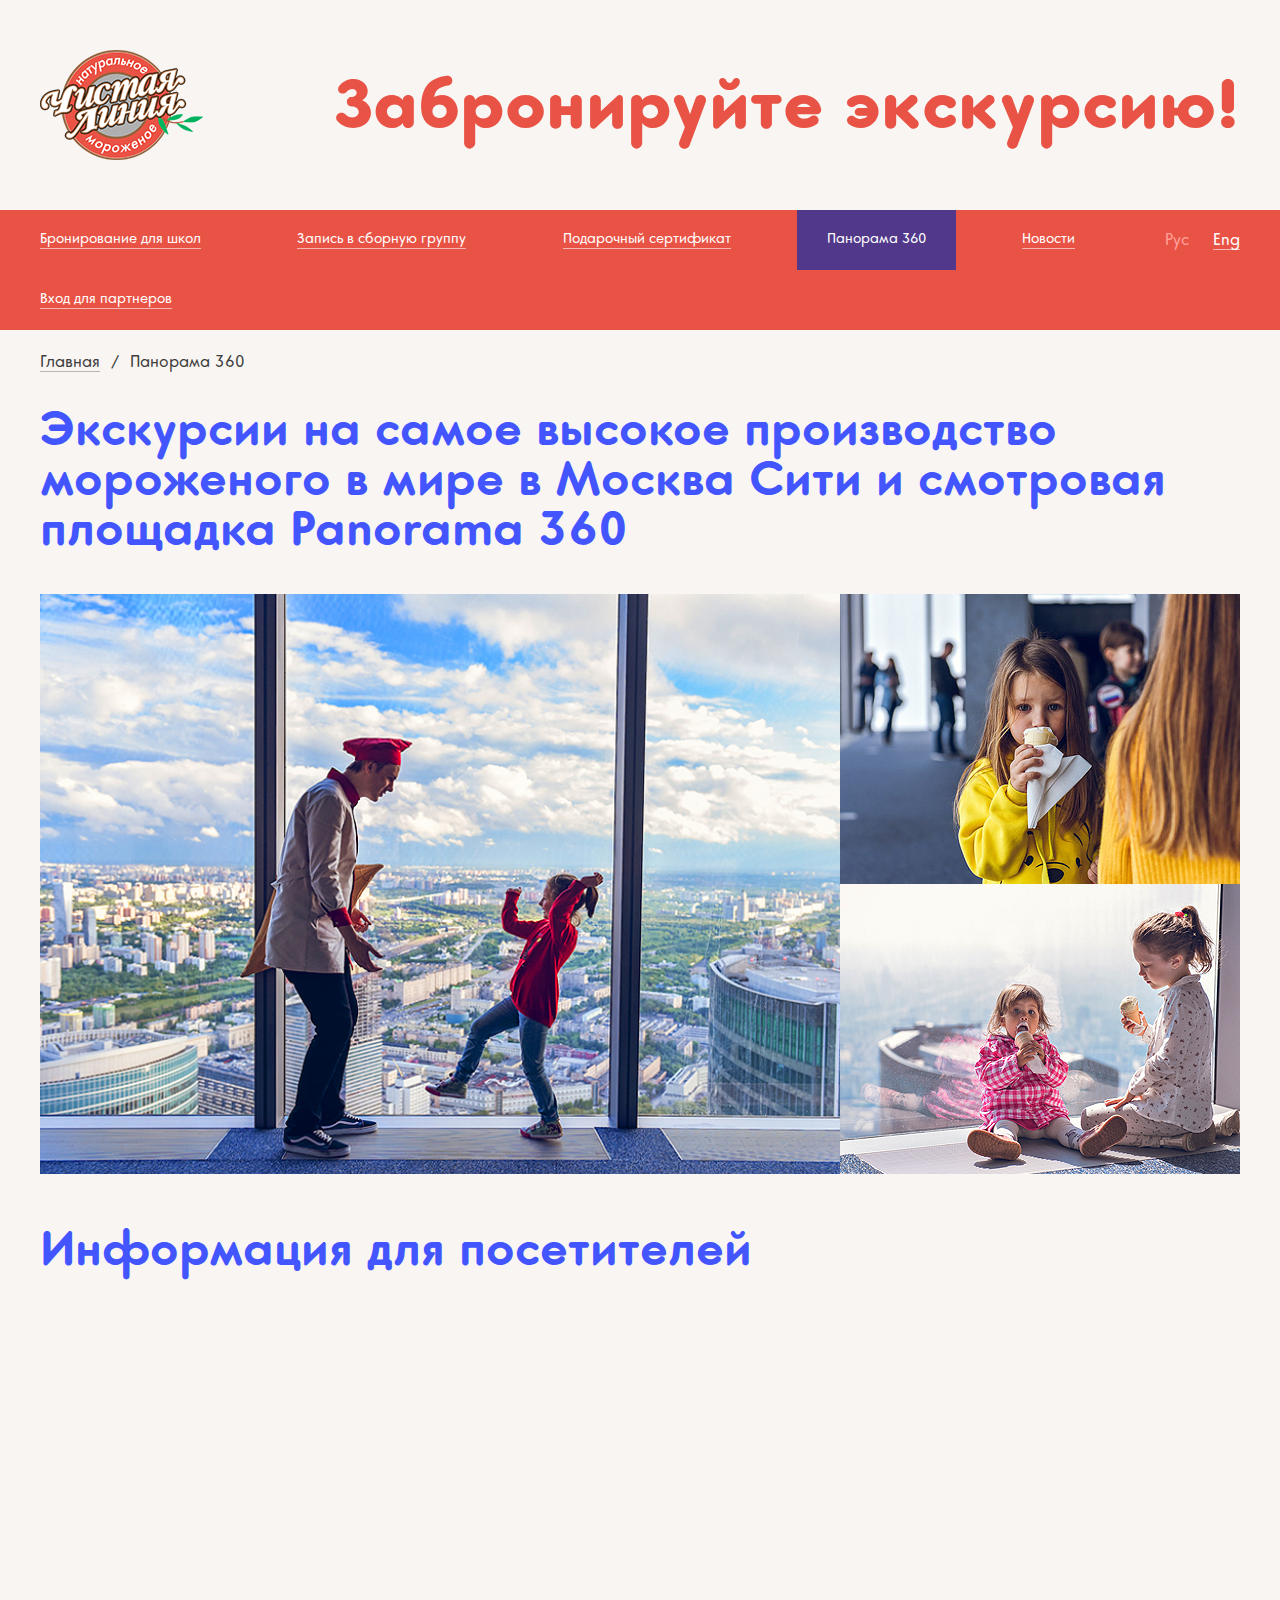
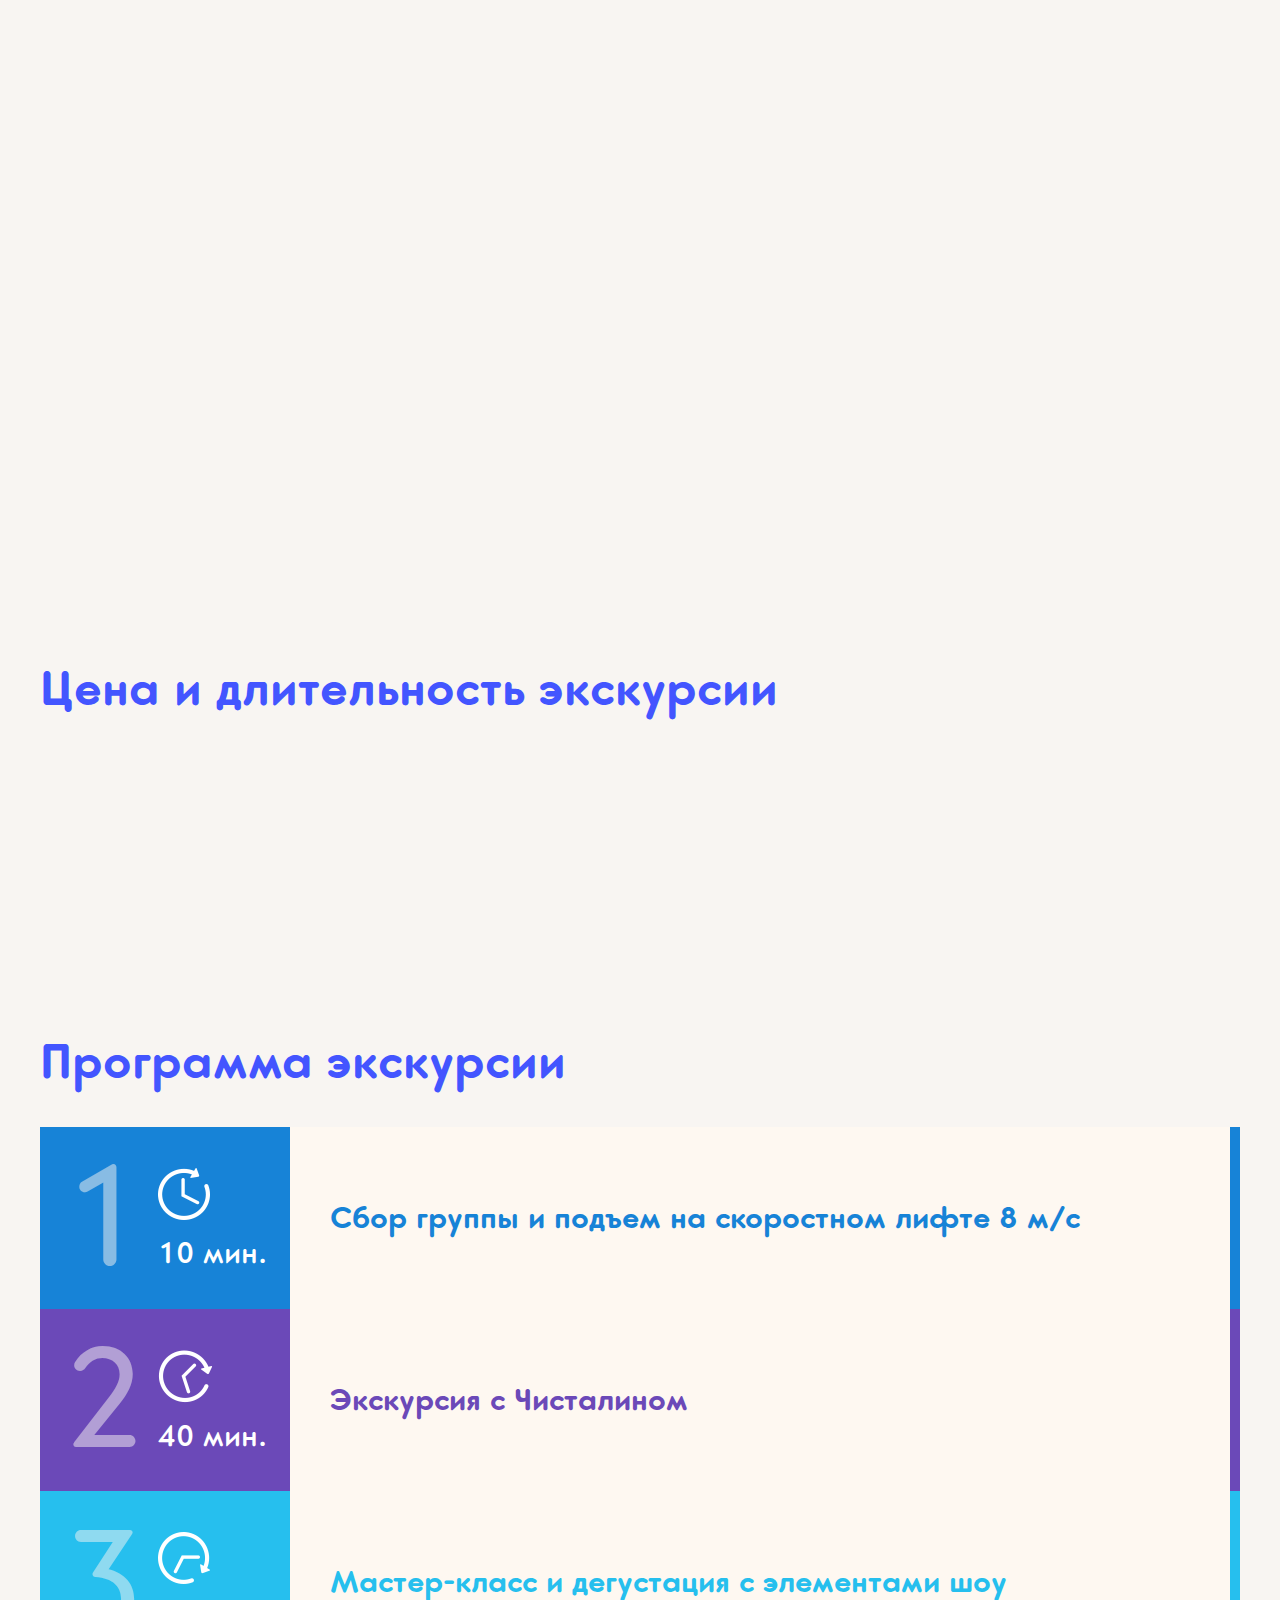
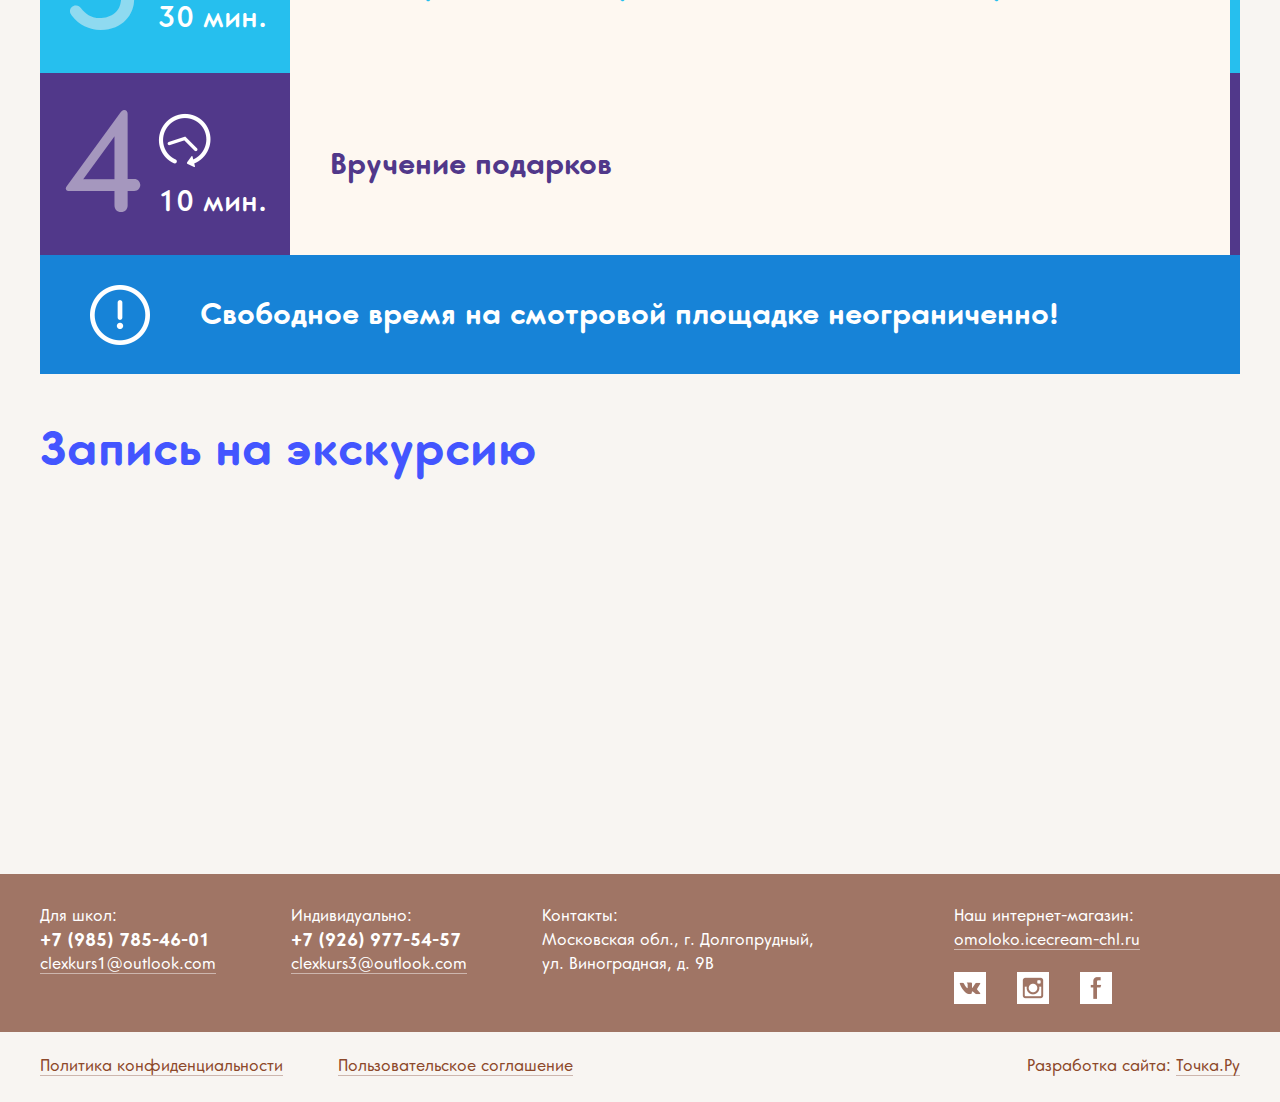
<file: inner4.html>
<!DOCTYPE html>
<html lang="ru-RU">
	<head>
		<meta http-equiv="Content-Type" content="text/html; charset=utf-8">
		<!-- Переключение IE в последнию версию, на случай если в настройках пользователя стоит меньшая -->
		<meta http-equiv="X-UA-Compatible" content="IE=edge">

		<!-- Адаптирование страницы для мобильных устройств -->
		<meta name="viewport" content="width=device-width, initial-scale=1">

		<!-- Запрет распознования номера телефона -->
		<meta name="format-detection" content="telephone=no">
		<meta name="SKYPE_TOOLBAR" content ="SKYPE_TOOLBAR_PARSER_COMPATIBLE">

		<!-- Заголовок страницы -->
		<title>Заголовок страницы</title>

		<!-- Данное значение часто используют(использовали) поисковые системы -->
		<meta name="description" content="">
		<meta name="keywords" content="">

		<!-- Традиционная иконка сайта, размер 16x16, прозрачность поддерживается. Рекомендуемый формат: .ico или .png -->
		<link rel="shortcut icon" href="favicon.ico">

		<!-- Подключение файлов стилей -->
		<link rel="stylesheet" href="css/owl.carousel.css">
		<link rel="stylesheet" href="css/datepicker.css">
		<link rel="stylesheet" href="css/fancybox.css">
		<link rel="stylesheet" href="css/styles.css">
		<link rel="stylesheet" href="css/booking.css">

		<link rel="stylesheet" href="css/response_1279.css" media="(max-width: 1279px)">
		<link rel="stylesheet" href="css/response_1023.css" media="(max-width: 1023px)">
		<link rel="stylesheet" href="css/response_767.css" media="(max-width: 767px)">
		<link rel="stylesheet" href="css/response_479.css" media="(max-width: 479px)">

		<!-- Обучение старых версий IE тегам html5 -->
		<!--[if lt IE 9]>
		<script src="http://html5shiv.googlecode.com/svn/trunk/html5.js"></script>
		<![endif]-->
	</head>

	<body class="bg1">
		<div class="wrap">
			<!-- Шапка -->
			<header>
				<div class="info">
					<div class="cont">
						<div class="logo">
							<a href="/"><img src="images/logo.png" alt=""></a>
						</div>

						<div class="slogan">Забронируйте экскурсию!</div>
					</div>
				</div>


				<div class="bottom">
					<div class="cont">
						<a href="#" class="mob_menu_link left">
							<span></span>
							<span></span>
							<span></span>
						</a>


						<nav class="left">
							<a href="/"><span>Бронирование для школ</span></a>
							<a href="/"><span>Запись в сборную группу</span></a>
							<a href="/"><span>Подарочный сертификат</span></a>
							<a class="active"><span>Панорама 360</span></a>
							<a href="/"><span>Новости</span></a>
							<a href="/"><span>Вход для партнеров</span></a>
						</nav>


						<div class="langs right">
							<a class="active"><span>Рус</span></a>
							<a href="/"><span>Eng</span></a>
						</div>
						<div class="clear"></div>
					</div>
				</div>
			</header>
			<!-- End Шапка -->


			<!-- Основная часть -->
			<section class="page_content">
				<div class="cont">
					<div class="breadcrumbs">
						<a href="/"><span>Главная</span></a> <span class="sep">/</span> 
						Панорама 360
					</div>
				</div>
			</section>


			<section class="panorama_gallery block">
				<div class="cont">
					<div class="block_title blue">Экскурсии на самое высокое производство мороженого в мире в Москва Сити и смотровая площадка Panorama 360</div>

					<div class="grid">
						<a href="images/panorama360_gallery_thumb.jpg" class="fancy_img item big_width big_height" style="background-image: url(images/panorama360_gallery_thumb.jpg);" data-fancybox="gallery"></a>

						<a href="images/panorama360_gallery_thumb2.jpg" class="fancy_img item" style="background-image: url(images/panorama360_gallery_thumb2.jpg);" data-fancybox="gallery"></a>

						<a href="images/panorama360_gallery_thumb3.jpg" class="fancy_img item" style="background-image: url(images/panorama360_gallery_thumb3.jpg);" data-fancybox="gallery"></a>
					</div>
				</div>
			</section>


			<section class="panorama_info block">
				<div class="cont">
					<div class="block_title blue">Информация для посетителей</div>

					<div class="grid">
						<div class="item_wrap animate">
							<div class="item color1">
								<div class="name">Экскурсия проходит на самой высокой смотровой площадке в Европе:<br> <u>Panorama 360</u></div>
								<img src="images/ic_panorama_info1.png" alt="" class="icon">
							</div>
						</div>


						<div class="item_wrap animate">
							<div class="item color2">
								<div class="name">Экскурсия будет не только познавательной, но и наивкуснейшей: мы продегустируем шоколад, приготовим свое эскимо<br> и насладимся чудесами химических реакций натуральных продуктов</div>
								<img src="images/ic_panorama_info2.png" alt="" class="icon">
							</div>
						</div>


						<div class="item_wrap animate">
							<div class="item color3">
								<div class="name">Во время экскурсии фотографировать<br> можно, но для Вашего удобства с Вами<br> будет наш фотограф! Фотографии<br> сможете просмотреть и скачать<br> после экскурсии</div>
								<img src="images/ic_panorama_info3.png" alt="" class="icon">
							</div>
						</div>


						<div class="item_wrap animate">
							<div class="item color4">
								<div class="name">Посетите самое высокое производство<br> мороженого в мире от компании<br> производителя Чистая линия</div>
								<img src="images/ic_panorama_info4.png" alt="" class="icon">
							</div>
						</div>


						<div class="item_wrap animate">
							<div class="item color5">
								<div class="name">Наши экскурсанты познают историю<br> Москвы и ознакомятся с современными<br> технологиями дополненной реальности</div>
								<img src="images/ic_panorama_info5.png" alt="" class="icon">
							</div>
						</div>


						<div class="item_wrap animate">
							<div class="item color6">
								<div class="name">Каждого экскурсанта ждут подарки<br> от компании производителя мороженого<br> Чистая линия и смотровой площадки<br> Panorama 360</div>
								<img src="images/ic_panorama_info6.png" alt="" class="icon">
							</div>
						</div>


						<div class="item_wrap animate">
							<div class="item color7">
								<div class="name">Экскурсию проведут уже знакомые Вам специалисты: наш главный мороженщик Чисталин и его помощница Чисталина!</div>
								<img src="images/ic_panorama_info7.png" alt="" class="icon">
							</div>
						</div>


						<div class="item_wrap animate">
							<div class="item color8">
								<div class="name">Время экскурсии ограничено, но время пребывания на смотровой площадке нет!</div>
								<img src="images/ic_panorama_info8.png" alt="" class="icon">
							</div>
						</div>


						<div class="item_wrap animate">
							<div class="item color9">
								<div class="name">Если у Вас возникли вопросы,<br> то мы с радостью ответим на них:<br> +7 (499) 110-02-20</div>
								<img src="images/ic_panorama_info9.png" alt="" class="icon">
							</div>
						</div>
					</div>
				</div>
			</section>


			<section class="panorama_price block">
				<div class="cont">
					<div class="block_title blue">Цена и длительность экскурсии</div>

					<div class="grid">
						<div class="item_wrap">
							<div class="item item1">
								<div class="icon"><img src="images/ic_panorama_price1.png" alt=""></div>
								<div class="desc">Стоимость билета 1750 руб.<br> на одного экскурсанта</div>
							</div>
						</div>


						<div class="item_wrap">
							<div class="item item2">
								<div class="icon"><img src="images/ic_panorama_price2.png" alt=""></div>
								<div class="desc">Длительность экскурсии<br> 1,5 часа</div>
							</div>
						</div>


						<div class="item_wrap">
							<div class="item item3">
								<div class="icon"><img src="images/ic_panorama_price3.png" alt=""></div>
								<div class="desc">Принимаем группы<br> с 11:00 до 19:00</div>
							</div>
						</div>
					</div>
				</div>
			</section>


			<section class="excursion_program block">
				<div class="cont">
					<div class="block_title blue">Программа экскурсии</div>

					<div class="item color5">
						<div class="time_wrap">
							<div class="number">1</div>
							<div class="time">
								<img src="images/ic_time1.png" alt="">10 мин.
							</div>
						</div>

						<div class="info">
							<div class="title">Сбор группы и подъем на скоростном лифте 8 м/с</div>
						</div>
					</div>


					<div class="item color6">
						<div class="time_wrap">
							<div class="number">2</div>
							<div class="time">
								<img src="images/ic_time2.png" alt="">40 мин.
							</div>
						</div>

						<div class="info">
							<div class="title">Экскурсия с Чисталином</div>
						</div>
					</div>


					<div class="item color7">
						<div class="time_wrap">
							<div class="number">3</div>
							<div class="time">
								<img src="images/ic_time3.png" alt="">30 мин.
							</div>
						</div>

						<div class="info">
							<div class="title">Мастер-класс и дегустация с элементами шоу</div>
						</div>
					</div>


					<div class="item color8">
						<div class="time_wrap">
							<div class="number">4</div>
							<div class="time">
								<img src="images/ic_time4.png" alt="">10 мин.
							</div>
						</div>

						<div class="info">
							<div class="title">Вручение подарков</div>
						</div>
					</div>

					<div class="free_time">Свободное время на смотровой площадке неограниченно!</div>
				</div>
			</section>


			<section class="panorama_steps steps block">
				<div class="cont">
					<div class="block_title blue">Запись на экскурсию</div>

					<div class="row animate">
						<div class="tabs_container">
						    <ul class="tabs">
						        <li class="active"><a href="#steps_tab1">для школьных групп</a></li>
						        <li><a href="#steps_tab2">в составе сборной группы</a></li>
						    </ul>


						    <div class="tab_content" id="steps_tab1">
								<div class="grid">
									<div class="item">
										<div class="name absolute color4">1.</div>

										<div class="desc">Количество человек в группе должно быть<br> от 22 до 30 экскурсантов</div>
									</div>


									<div class="item">
										<div class="name absolute color5">2.</div>

										<div class="desc">Для групп от 22 до 30 экскурсантов 1 билет<br> предоставляется бесплатно для руководителя<br> всей группы</div>
									</div>


									<div class="item">
										<div class="name absolute color6">3.</div>

										<div class="desc">Если группа менее 22 экскурсантов, то действует<br> фиксированный тариф в размере 38 500 рублей<br> на всю группу</div>
									</div>
								</div>
						    </div>


						    <div class="tab_content" id="steps_tab2">
								<div class="item">
									<div class="name color4">1. Бронирование</div>

									<div class="desc">Вы бронируете экскурсию на сайте или по телефону:<br> +7 (499) 110-02-20</div>
								</div>


								<div class="item">
									<div class="name color5">2. Предоплата</div>

									<div class="desc">В течение 10 дней после бронирования Вы вносите<br> предоплату 10 000 рублей</div>
								</div>


								<div class="item">
									<div class="name color6">3. Доплата</div>

									<div class="desc">Доплату за остальных участников экскурсии Вы можете<br> произвести на фабрике в день экскурсии наличными</div>
								</div>


								<div class="item">
									<div class="name color7">4. Список экскурсантов</div>

									<div class="desc">За 2 дня до экскурсии Вы заполняете форму списка экскурсантов<br> (ссылку получите в подтверждении бронирования) до 17:00.<br> <span>Обращаем Ваше внимание, что без предоставления списков<br> группа до экскурсии не допускается!</span></div>
								</div>
						    </div>
						</div>
					</div>
				</div>
			</section>
			<!-- End Основная часть -->


			<!-- Подвал -->
			<footer>
				<div class="info">
					<div class="cont">
						<div class="contacts left">
							<div>Для школ:</div>
							<div class="phone">+7 (985) 785-46-01</div>
							<div class="email">
								<a href="mailto:clexkurs1@outlook.com"><span>clexkurs1@outlook.com</span></a>
							</div>
						</div>


						<div class="contacts left">
							<div>Индивидуально:</div>
							<div class="phone">+7 (926) 977-54-57</div>
							<div class="email">
								<a href="mailto:clexkurs3@outlook.com"><span>clexkurs3@outlook.com</span></a>
							</div>
						</div>


						<div class="adres left">
							Контакты:<br> Московская обл., г. Долгопрудный,<br> ул. Виноградная, д. 9В
						</div>


						<div class="col right">
							Наш интернет-магазин:<br> 
							<a href="http://omoloko.icecream-chl.ru" target="_blank"><span>omoloko.icecream-chl.ru</span></a>

							<div class="socials">
								<a href="/" target="_blank">
									<img src="images/ic_soc1.png" alt="">
								</a>

								<a href="/" target="_blank">
									<img src="images/ic_soc2.png" alt="">
								</a>

								<a href="/" target="_blank">
									<img src="images/ic_soc3.png" alt="">
								</a>
							</div>
						</div>
						<div class="clear"></div>
					</div>
				</div>


				<div class="bottom">
					<div class="cont">
						<div class="links left">
							<a href="/"><span>Политика конфиденциальности</span></a>
							<a href="/"><span>Пользовательское соглашение</span></a>
						</div>

						<div class="creator right">
							Разработка сайта: <a href="/" target="_blank"><span>Точка.Ру</span></a>
						</div>
						<div class="clear"></div>
					</div>
				</div>
			</footer>
			<!-- End Подвал -->
		</div>


		<div class="buttonUp">
			<a href="#top"></a>
		</div>


		<!-- Подключение javascript файлов -->
		<script src="js/jquery-3.1.1.min.js"></script>
		<script src="js/jquery-migrate-1.4.1.min.js"></script>
		<script src="js/owl.carousel.min.js"></script>
		<script src="js/datepicker.min.js"></script>
		<script src="js/maskedinput.min.js"></script>
		<script src="js/in-view.min.js"></script>
		<script src="js/animate.js"></script>
		<script src="js/fancybox.min.js"></script>
		<script src="js/scripts.js"></script>
	</body>
</html>
</file>
<file: css/datepicker.css>
.datepicker--cell-day.-other-month-,
.datepicker--cell-year.-other-decade-{
    color: #dedede;
}
.datepicker--cell-day.-other-month-:hover,
.datepicker--cell-year.-other-decade-:hover{
    color: #c5c5c5;
}
.-disabled-.-focus-.datepicker--cell-day.-other-month-,
.-disabled-.-focus-.datepicker--cell-year.-other-decade-{
    color: #dedede;
}
.-selected-.datepicker--cell-day.-other-month-,
.-selected-.datepicker--cell-year.-other-decade-{
    color: #fff;

    background: #a2ddf6;
}
.-selected-.-focus-.datepicker--cell-day.-other-month-,
.-selected-.-focus-.datepicker--cell-year.-other-decade-{
    background: #8ad5f4;
}
.-in-range-.datepicker--cell-day.-other-month-,
.-in-range-.datepicker--cell-year.-other-decade-{
    color: #ccc;

    background-color: rgba(92, 196, 239, .1);
}
.-in-range-.-focus-.datepicker--cell-day.-other-month-,
.-in-range-.-focus-.datepicker--cell-year.-other-decade-{
    background-color: rgba(92, 196, 239, .2);
}
.datepicker--cell-day.-other-month-:empty,
.datepicker--cell-year.-other-decade-:empty{
    border: none;
    background: none;
}

/* -------------------------------------------------
    Datepicker cells
   ------------------------------------------------- */
.datepicker--cells{
    display: -webkit-flex;
    display: -ms-flexbox;
    display:         flex;

    background: #df8200;

    -webkit-flex-wrap: wrap;
        -ms-flex-wrap: wrap;
            flex-wrap: wrap;
}

.datepicker--cell{
    position: relative;
    z-index: 1;

    display: -webkit-flex;
    display: -ms-flexbox;
    display:         flex;

    padding: 10px 0;

    color: #fff;
    font: 14px/31px CoreSansGS;

    cursor: pointer;

    -webkit-align-items: center;
    -ms-flex-align: center;
            align-items: center;
    -webkit-justify-content: center;
    -ms-flex-pack: center;
            justify-content: center;
}
.datepicker--cell.-focus-,
.datepicker--cell.-selected-{
    color: #995300;
    font-weight: 500;
}

.datepicker--cell.-focus-:before,
.datepicker--cell.-selected-:before{
    position: absolute;
    top: 50%;
    left: 50%;
    z-index: -1;

    display: block;

    width: 31px;
    height: 31px;

    margin-top: -16px;
    margin-left: -16px;

    border-radius: 50%;
    background: #fff;

    content: '';
}

.datepicker--cell.-in-range-{
    color: #4a4a4a;

    border-radius: 0;
    background: rgba(92, 196, 239, .1);
}
.datepicker--cell.-in-range-.-focus-{
    background-color: rgba(92, 196, 239, .2);
}
.datepicker--cell.-disabled-{
    color: #aeaeae;

    cursor: default;
}
.datepicker--cell.-disabled-.-focus-{
    color: #aeaeae;
}
.datepicker--cell.-disabled-.-in-range-{
    color: #a1a1a1;
}
.datepicker--cell.-disabled-.-current-.-focus-{
    color: #aeaeae;
}
.datepicker--cell.-range-from-{
    border: 1px solid rgba(92, 196, 239, .5);
    border-radius: 4px 0 0 4px;
    background-color: rgba(92, 196, 239, .1);
}
.datepicker--cell.-range-to-{
    border: 1px solid rgba(92, 196, 239, .5);
    border-radius: 0 4px 4px 0;
    background-color: rgba(92, 196, 239, .1);
}
.datepicker--cell.-range-from-.-range-to-{
    border-radius: 4px;
}

.datepicker--cell:empty{
    cursor: default;
}

.datepicker--days-names{
    display: -webkit-flex;
    display: -ms-flexbox;
    display:         flex;

    padding: 0 30px;

    background: #ec8e00;
    box-shadow: 0 0 21px rgba(12,51,92,.14);

    -webkit-flex-wrap: wrap;
        -ms-flex-wrap: wrap;
            flex-wrap: wrap;
}

.datepicker--day-name{
    display: -webkit-flex;
    display: -ms-flexbox;
    display:         flex;

    color: #fff;
    font: 500 13px/42px CoreSansGS;

    text-align: center;

    -webkit-align-items: center;
    -ms-flex-align: center;
            align-items: center;
    -webkit-justify-content: center;
    -ms-flex-pack: center;
            justify-content: center;
    -webkit-flex: 1;
        -ms-flex: 1;
            flex: 1;
}

.datepicker--cell-day{
    width: 14.28571%;
}

.datepicker--cells-months{
    height: 170px;
}

.datepicker--cell-month{
    width: 33.33%;
    height: 25%;
}

.datepicker--years{
    height: 170px;
}

.datepicker--cells-years{
    height: 170px;
}

.datepicker--cell-year{
    width: 25%;
    height: 33.33%;
}

.datepicker--cell-day.-other-month-,
.datepicker--cell-year.-other-decade-{
    color: #dedede;
}
.datepicker--cell-day.-other-month-:hover,
.datepicker--cell-year.-other-decade-:hover{
    color: #c5c5c5;
}
.-disabled-.-focus-.datepicker--cell-day.-other-month-,
.-disabled-.-focus-.datepicker--cell-year.-other-decade-{
    color: #dedede;
}
.-selected-.datepicker--cell-day.-other-month-,
.-selected-.datepicker--cell-year.-other-decade-{
    color: #fff;

    background: #a2ddf6;
}
.-selected-.-focus-.datepicker--cell-day.-other-month-,
.-selected-.-focus-.datepicker--cell-year.-other-decade-{
    background: #8ad5f4;
}
.-in-range-.datepicker--cell-day.-other-month-,
.-in-range-.datepicker--cell-year.-other-decade-{
    color: #ccc;

    background-color: rgba(92, 196, 239, .1);
}
.-in-range-.-focus-.datepicker--cell-day.-other-month-,
.-in-range-.-focus-.datepicker--cell-year.-other-decade-{
    background-color: rgba(92, 196, 239, .2);
}
.datepicker--cell-day.-other-month-:empty,
.datepicker--cell-year.-other-decade-:empty{
    border: none;
    background: none;
}

/* -------------------------------------------------
    Datepicker
   ------------------------------------------------- */
.datepickers-container{
    position: absolute;
    top: 0;
    left: 0;
}
@media print{
    .datepickers-container{
        display: none;
    }
}

.datepicker{
    position: absolute;
    left: -100000px;
    z-index: 100;

    width: 100%;

    opacity: 0;

    transition: opacity .3s ease, left 0s .3s, -webkit-transform .3s ease;
    transition: opacity .3s ease, transform .3s ease, left 0s .3s;
    transition: opacity .3s ease, transform .3s ease, left 0s .3s, -webkit-transform .3s ease;
}
.datepicker.-from-top-{
    -webkit-transform: translateY(-8px);
            transform: translateY(-8px);
}
.datepicker.-from-right-{
    -webkit-transform: translateX(8px);
            transform: translateX(8px);
}
.datepicker.-from-bottom-{
    -webkit-transform: translateY(8px);
            transform: translateY(8px);
}
.datepicker.-from-left-{
    -webkit-transform: translateX(-8px);
            transform: translateX(-8px);
}
.datepicker.active{
    opacity: 1;

    transition: opacity .3s ease, left 0s 0s, -webkit-transform .3s ease;
    transition: opacity .3s ease, transform .3s ease, left 0s 0s;
    transition: opacity .3s ease, transform .3s ease, left 0s 0s, -webkit-transform .3s ease;
    -webkit-transform: translate(0);
            transform: translate(0);
}

.datepicker-inline .datepicker{
    position: static;
    right: auto;
    left: auto;

    opacity: 1;
    border: none;
    box-shadow: none;
    box-shadow: 0 0 21px rgba(12,51,92,.1);

    -webkit-transform: none;
            transform: none;
}

.datepicker-inline .datepicker--pointer{
    display: none;
}

.-only-timepicker- .datepicker--content{
    display: none;
}

.datepicker--pointer{
    position: absolute;
    z-index: -1;

    width: 10px;
    height: 10px;

    border-top: 1px solid #dbdbdb;
    border-right: 1px solid #dbdbdb;
    background: #fff;
}
.-top-left- .datepicker--pointer,
.-top-center- .datepicker--pointer,
.-top-right- .datepicker--pointer{
    top: calc(100% - 4px);

    -webkit-transform: rotate(135deg);
            transform: rotate(135deg);
}
.-right-top- .datepicker--pointer,
.-right-center- .datepicker--pointer,
.-right-bottom- .datepicker--pointer{
    right: calc(100% - 4px);

    -webkit-transform: rotate(225deg);
            transform: rotate(225deg);
}
.-bottom-left- .datepicker--pointer,
.-bottom-center- .datepicker--pointer,
.-bottom-right- .datepicker--pointer{
    bottom: calc(100% - 4px);

    -webkit-transform: rotate(315deg);
            transform: rotate(315deg);
}
.-left-top- .datepicker--pointer,
.-left-center- .datepicker--pointer,
.-left-bottom- .datepicker--pointer{
    left: calc(100% - 4px);

    -webkit-transform: rotate(45deg);
            transform: rotate(45deg);
}
.-top-left- .datepicker--pointer,
.-bottom-left- .datepicker--pointer{
    left: 10px;
}
.-top-right- .datepicker--pointer,
.-bottom-right- .datepicker--pointer{
    right: 10px;
}
.-top-center- .datepicker--pointer,
.-bottom-center- .datepicker--pointer{
    left: calc(50% - 10px / 2);
}
.-left-top- .datepicker--pointer,
.-right-top- .datepicker--pointer{
    top: 10px;
}
.-left-bottom- .datepicker--pointer,
.-right-bottom- .datepicker--pointer{
    bottom: 10px;
}
.-left-center- .datepicker--pointer,
.-right-center- .datepicker--pointer{
    top: calc(50% - 10px / 2);
}

.datepicker--body{
    display: none;
}
.datepicker--body.active{
    display: block;
}

.datepicker--cell-day.-other-month-,
.datepicker--cell-year.-other-decade-{
    color: #dedede;
}
.datepicker--cell-day.-other-month-:hover,
.datepicker--cell-year.-other-decade-:hover{
    color: #c5c5c5;
}
.-disabled-.-focus-.datepicker--cell-day.-other-month-,
.-disabled-.-focus-.datepicker--cell-year.-other-decade-{
    color: #dedede;
}
.-selected-.datepicker--cell-day.-other-month-,
.-selected-.datepicker--cell-year.-other-decade-{
    color: #fff;

    background: #a2ddf6;
}
.-selected-.-focus-.datepicker--cell-day.-other-month-,
.-selected-.-focus-.datepicker--cell-year.-other-decade-{
    background: #8ad5f4;
}
.-in-range-.datepicker--cell-day.-other-month-,
.-in-range-.datepicker--cell-year.-other-decade-{
    color: #ccc;

    background-color: rgba(92, 196, 239, .1);
}
.-in-range-.-focus-.datepicker--cell-day.-other-month-,
.-in-range-.-focus-.datepicker--cell-year.-other-decade-{
    background-color: rgba(92, 196, 239, .2);
}
.datepicker--cell-day.-other-month-:empty,
.datepicker--cell-year.-other-decade-:empty{
    border: none;
    background: none;
}

/* -------------------------------------------------
    Navigation
   ------------------------------------------------- */
.datepicker--nav{
    display: -webkit-flex;
    display: -ms-flexbox;
    display:         flex;

    padding: 0 30px;

    background: #b46100;

    -webkit-justify-content: space-between;
    -ms-flex-pack: justify;
            justify-content: space-between;
}
.-only-timepicker- .datepicker--nav{
    display: none;
}

.datepicker--nav-title,
.datepicker--nav-action{
    display: -webkit-flex;
    display: -ms-flexbox;
    display:         flex;

    cursor: pointer;

    -webkit-align-items: center;
    -ms-flex-align: center;
            align-items: center;
    -webkit-justify-content: center;
    -ms-flex-pack: center;
            justify-content: center;
}

.datepicker--nav-action{
    width: 16px;

    -webkit-user-select: none;
       -moz-user-select: none;
        -ms-user-select: none;
            user-select: none;
}

.datepicker--nav-action .prev{
    width: 16px;
    height: 48px;

    background: url(../images/ic_calendar_prev.png) 50% 50% no-repeat;
}

.datepicker--nav-action .next{
    width: 16px;
    height: 48px;

    background: url(../images/ic_calendar_next.png) 50% 50% no-repeat;
}

.datepicker--nav-action.-disabled-{
    visibility: hidden;
}


.datepicker--nav-title{
    color: #fff;
    font: 14px CoreSansGS;

    letter-spacing: .04em;
}

.datepicker--nav-title.-disabled-{
    background: none;

    cursor: default;
}

.datepicker--buttons{
    display: -webkit-flex;
    display: -ms-flexbox;
    display:         flex;

    padding: 4px;

    border-top: 1px solid #efefef;
}

.datepicker--button{
    display: -webkit-inline-flex;
    display: -ms-inline-flexbox;
    display:         inline-flex;

    height: 32px;

    color: #4eb5e6;

    border-radius: 4px;

    cursor: pointer;

    -webkit-flex: 1;
        -ms-flex: 1;
            flex: 1;
    -webkit-justify-content: center;
    -ms-flex-pack: center;
            justify-content: center;
    -webkit-align-items: center;
    -ms-flex-align: center;
            align-items: center;
}
.datepicker--button:hover{
    color: #4a4a4a;

    background: #f0f0f0;
}

.datepicker--cell-day.-other-month-,
.datepicker--cell-year.-other-decade-{
    color: #dedede;
}
.datepicker--cell-day.-other-month-:hover,
.datepicker--cell-year.-other-decade-:hover{
    color: #c5c5c5;
}
.-disabled-.-focus-.datepicker--cell-day.-other-month-,
.-disabled-.-focus-.datepicker--cell-year.-other-decade-{
    color: #dedede;
}
.-selected-.datepicker--cell-day.-other-month-,
.-selected-.datepicker--cell-year.-other-decade-{
    color: #fff;

    background: #a2ddf6;
}
.-selected-.-focus-.datepicker--cell-day.-other-month-,
.-selected-.-focus-.datepicker--cell-year.-other-decade-{
    background: #8ad5f4;
}
.-in-range-.datepicker--cell-day.-other-month-,
.-in-range-.datepicker--cell-year.-other-decade-{
    color: #ccc;

    background-color: rgba(92, 196, 239, .1);
}
.-in-range-.-focus-.datepicker--cell-day.-other-month-,
.-in-range-.-focus-.datepicker--cell-year.-other-decade-{
    background-color: rgba(92, 196, 239, .2);
}
.datepicker--cell-day.-other-month-:empty,
.datepicker--cell-year.-other-decade-:empty{
    border: none;
    background: none;
}

/* -------------------------------------------------
    Timepicker
   ------------------------------------------------- */
.datepicker--time{
    position: relative;

    display: -webkit-flex;
    display: -ms-flexbox;
    display:         flex;

    padding: 4px;

    border-top: 1px solid #efefef;

    -webkit-align-items: center;
    -ms-flex-align: center;
            align-items: center;
}
.datepicker--time.-am-pm- .datepicker--time-sliders{
    max-width: 138px;

    -webkit-flex: 0 1 138px;
        -ms-flex: 0 1 138px;
            flex: 0 1 138px;
}
.-only-timepicker- .datepicker--time{
    border-top: none;
}

.datepicker--time-sliders{
    max-width: 153px;

    margin-right: 10px;

    -webkit-flex: 0 1 153px;
        -ms-flex: 0 1 153px;
            flex: 0 1 153px;
}

.datepicker--time-label{
    display: none;

    font-size: 12px;
}

.datepicker--time-current{
    display: -webkit-flex;
    display: -ms-flexbox;
    display:         flex;

    margin: 0 0 0 10px;

    font-size: 14px;

    text-align: center;

    -webkit-align-items: center;
    -ms-flex-align: center;
            align-items: center;
    -webkit-flex: 1;
        -ms-flex: 1;
            flex: 1;
}

.datepicker--time-current-colon{
    margin: 0 2px 3px;

    line-height: 1;
}

.datepicker--time-current-hours,
.datepicker--time-current-minutes{
    position: relative;
    z-index: 1;

    font-family: 'Century Gothic', CenturyGothic, AppleGothic, sans-serif;
    font-size: 19px;
    line-height: 1;
}
.datepicker--time-current-hours:after,
.datepicker--time-current-minutes:after{
    position: absolute;
    top: -3px;
    right: -2px;
    bottom: -2px;
    left: -2px;
    z-index: -1;

    opacity: 0;
    border-radius: 4px;
    background: #f0f0f0;

    content: '';
}
.datepicker--time-current-hours.-focus-:after,
.datepicker--time-current-minutes.-focus-:after{
    opacity: 1;
}

.datepicker--time-current-ampm{
    margin-bottom: 1px;
    margin-left: 6px;

    color: #9c9c9c;
    font-size: 11px;

    text-transform: uppercase;

    -webkit-align-self: flex-end;
    -ms-flex-item-align: end;
            align-self: flex-end;
}

.datepicker--time-row{
    display: -webkit-flex;
    display: -ms-flexbox;
    display:         flex;

    height: 17px;

    font-size: 11px;

    background: linear-gradient(to right, #dedede, #dedede) left 50%/100% 1px no-repeat;

    -webkit-align-items: center;
    -ms-flex-align: center;
            align-items: center;
}
.datepicker--time-row:first-child{
    margin-bottom: 4px;
}
.datepicker--time-row input[type='range']{
    height: 100%;

    margin: 0;
    padding: 0;

    background: none;

    cursor: pointer;

    -webkit-flex: 1;
        -ms-flex: 1;
            flex: 1;
    -webkit-appearance: none;
}
.datepicker--time-row input[type='range']::-webkit-slider-thumb{
    -webkit-appearance: none;
}
.datepicker--time-row input[type='range']::-ms-tooltip{
    display: none;
}
.datepicker--time-row input[type='range']:hover::-webkit-slider-thumb{
    border-color: #b8b8b8;
}
.datepicker--time-row input[type='range']:hover::-moz-range-thumb{
    border-color: #b8b8b8;
}
.datepicker--time-row input[type='range']:hover::-ms-thumb{
    border-color: #b8b8b8;
}
.datepicker--time-row input[type='range']:focus{
    outline: none;
}
.datepicker--time-row input[type='range']:focus::-webkit-slider-thumb{
    border-color: #5cc4ef;
    background: #5cc4ef;
}
.datepicker--time-row input[type='range']:focus::-moz-range-thumb{
    border-color: #5cc4ef;
    background: #5cc4ef;
}
.datepicker--time-row input[type='range']:focus::-ms-thumb{
    border-color: #5cc4ef;
    background: #5cc4ef;
}
.datepicker--time-row input[type='range']::-webkit-slider-thumb{
    width: 12px;
    height: 12px;

    box-sizing: border-box;

    border: 1px solid #dedede;
    border-radius: 3px;
    background: #fff;

    cursor: pointer;
    transition: background .2s;
}
.datepicker--time-row input[type='range']::-moz-range-thumb{
    width: 12px;
    height: 12px;

    box-sizing: border-box;

    border: 1px solid #dedede;
    border-radius: 3px;
    background: #fff;

    cursor: pointer;
    transition: background .2s;
}
.datepicker--time-row input[type='range']::-ms-thumb{
    width: 12px;
    height: 12px;

    box-sizing: border-box;

    border: 1px solid #dedede;
    border-radius: 3px;
    background: #fff;

    cursor: pointer;
    transition: background .2s;
}
.datepicker--time-row input[type='range']::-webkit-slider-thumb{
    margin-top: -6px;
}
.datepicker--time-row input[type='range']::-webkit-slider-runnable-track{
    height: 1px;

    color: transparent;

    border: none;
    background: transparent;

    cursor: pointer;
}
.datepicker--time-row input[type='range']::-moz-range-track{
    height: 1px;

    color: transparent;

    border: none;
    background: transparent;

    cursor: pointer;
}
.datepicker--time-row input[type='range']::-ms-track{
    height: 1px;

    color: transparent;

    border: none;
    background: transparent;

    cursor: pointer;
}
.datepicker--time-row input[type='range']::-ms-fill-lower{
    background: transparent;
}
.datepicker--time-row input[type='range']::-ms-fill-upper{
    background: transparent;
}
.datepicker--time-row span{
    padding: 0 12px;
}

.datepicker--time-icon{
    position: relative;

    width: 1em;
    height: 1em;

    margin: 0 5px -1px 0;

    color: #9c9c9c;
    font-size: 16px;

    border: 1px solid;
    border-radius: 50%;
}
.datepicker--time-icon:after,
.datepicker--time-icon:before{
    position: absolute;

    background: currentColor;

    content: '';
}
.datepicker--time-icon:after{
    top: calc(50% + 1px);
    left: calc(50% - 1px);

    width: 1px;
    height: .4em;

    -webkit-transform: translateY(-100%);
            transform: translateY(-100%);
}
.datepicker--time-icon:before{
    top: calc(50% + 1px);
    left: calc(50% - 1px);

    width: .4em;
    height: 1px;
}

.datepicker--cell-day.-other-month-,
.datepicker--cell-year.-other-decade-{
    color: #fff;

    opacity: .2;
}

.datepicker--cell-day.-other-month-.-current-,
.datepicker--cell-year.-other-decade-.-current-{
    color: #fff;
}

.datepicker--cell-day.-other-month-:hover,
.datepicker--cell-year.-other-decade-:hover{
    color: #a2b2c2;

    background: none;
}
.-disabled-.-focus-.datepicker--cell-day.-other-month-,
.-disabled-.-focus-.datepicker--cell-year.-other-decade-{
    color: #a2b2c2;
}
.-selected-.datepicker--cell-day.-other-month-,
.-selected-.datepicker--cell-year.-other-decade-{
    color: #fff;

    background: #a2ddf6;
}
.-selected-.-focus-.datepicker--cell-day.-other-month-,
.-selected-.-focus-.datepicker--cell-year.-other-decade-{
    background: #8ad5f4;
}
.-in-range-.datepicker--cell-day.-other-month-,
.-in-range-.datepicker--cell-year.-other-decade-{
    color: #ccc;

    background-color: rgba(92, 196, 239, .1);
}
.-in-range-.-focus-.datepicker--cell-day.-other-month-,
.-in-range-.-focus-.datepicker--cell-year.-other-decade-{
    background-color: rgba(92, 196, 239, .2);
}
.datepicker--cell-day.-other-month-:empty,
.datepicker--cell-year.-other-decade-:empty{
    border: none;
    background: none;
}
</file>
<file: css/styles.css>
@font-face
{
    font-family: 'CoreSansGS';
    font-weight: 300;
    font-style: normal;

    src: url('../fonts/CoreSansGS35Light.woff') format('woff'),
    url('../fonts/CoreSansGS35Light.ttf') format('truetype');
}

@font-face
{
    font-family: 'CoreSansGS';
    font-weight: normal;
    font-style: normal;

    src: url('../fonts/CoreSansGS45Regular.woff') format('woff'),
    url('../fonts/CoreSansGS45Regular.ttf') format('truetype');
}

@font-face
{
    font-family: 'CoreSansGS';
    font-weight: 500;
    font-style: normal;

    src: url('../fonts/CoreSansGS55Medium.woff') format('woff'),
    url('../fonts/CoreSansGS55Medium.ttf') format('truetype');
}

@font-face
{
    font-family: 'CoreSansGS';
    font-weight: 700;
    font-style: normal;

    src: url('../fonts/CoreSansGS65Bold.woff') format('woff'),
    url('../fonts/CoreSansGS65Bold.ttf') format('truetype');
}

@font-face
{
    font-family: 'CoreSansGS';
    font-weight: 900;
    font-style: normal;

    src: url('../fonts/CoreSansGS75ExtraBold.woff') format('woff'),
    url('../fonts/CoreSansGS75ExtraBold.ttf') format('truetype');
}


*
{
    -webkit-box-sizing: border-box;
       -moz-box-sizing: border-box;
            box-sizing: border-box;
    margin: 0;
    padding: 0;
}

*:before,
*:after
{
    -webkit-box-sizing: border-box;
       -moz-box-sizing: border-box;
            box-sizing: border-box;
}

img
{
    border: none;
}

textarea
{
    overflow: auto;
}

input,
textarea,
input:active,
textarea:active
{
         outline: none transparent !important;
    box-shadow: none;

    -moz-outline: none !important;
}

input[type=submit],
button[type=submit]
{
    -webkit-border-radius: 0;

    -webkit-appearance: none;
}

:focus
{
    outline: none;
}

/*---------------
    Main styles
---------------*/
.clear
{
    clear: both;
}

.left
{
    float: left;
}

.right
{
    float: right;
}

html
{
    -webkit-font-smoothing: antialiased;
    -moz-osx-font-smoothing: grayscale;
}

body
{
    background: #f8f5f1;

    -webkit-text-size-adjust: 100%;
}

body.bg1
{
    background: #f8f5f2;
}

body.bg2
{
    background: #fffcf4;
}

.wrap
{
    overflow: hidden;
}

.cont
{
    position: relative;

    width: 100%;
    max-width: 1890px;
    margin: 0 auto;
    padding: 0 40px;
}



.block
{
    margin-bottom: 50px;
}


.block_title
{
    color: #e95345;
    font: 700 48px/50px CoreSansGS;

    margin-bottom: 40px;
}

.block_title.blue
{
    color: #4355ff;
}



.buttonUp
{
    position: fixed;
    z-index: 999;
    right: 20px;
    bottom: 20px;

    display: none;
}

.buttonUp a
{
    position: relative;

    display: block;

    width: 70px;
    height: 102px;

    background: url(../images/ic_buttonUp.png) 0 0 no-repeat;
}



.page_content
{
    padding-top: 20px;
}


.breadcrumbs
{
    color: #404040;
    font: 16px/24px CoreSansGS;

    margin-bottom: 30px;
}

.breadcrumbs a
{
    color: #404040;

    transition: color .2s linear;
    text-decoration: none;
}

.breadcrumbs a span
{
    line-height: 18px;

    position: relative;
    top: -1px;

    display: inline-block;

    transition: border-color .2s linear;
    vertical-align: middle;

    border-bottom: 1px solid #b6b4b2;
}

.breadcrumbs a:hover span
{
    border-color: transparent;
}

.breadcrumbs .sep
{
    display: inline-block;

    margin: 0 6px;

    vertical-align: top;
}



/*---------------
   Header
---------------*/
header .info
{
    padding: 50px 0;
}

header .info .cont
{
    display: flex;

    justify-content: space-between;
    align-items: center;
    align-content: center;
    flex-wrap: wrap;
}


header .logo a,
header .logo img
{
    display: block;

    max-width: 100%;
}


header .slogan
{
    color: #e95345;
    font: 900 70px/82px CoreSansGS;

    max-width: calc(100% - 203px);
}



header .bottom
{
    background: #e95345;
}



header .mob_menu_link
{
    display: none;

    width: 65px;
    height: 60px;
    margin-left: -15px;
    padding: 20px 15px 19px;
}

header .mob_menu_link span
{
    position: relative;

    display: block;

    width: 35px;
    height: 3px;
    margin: 0 auto;

    transition: .2s linear;

    background: #fff;
}

header .mob_menu_link span + span
{
    margin-top: 6px;
}


header .mob_menu_link.active span:nth-child(2)
{
    opacity: 0;
}

header .mob_menu_link.active span:nth-child(1)
{
    top: 9px;

    -webkit-transform: rotate(45deg);
        -ms-transform: rotate(45deg);
            transform: rotate(45deg);
}

header .mob_menu_link.active span:nth-child(3)
{
    top: -9px;

    -webkit-transform: rotate(-45deg);
        -ms-transform: rotate(-45deg);
            transform: rotate(-45deg);
}



header nav
{
    display: flex;

    width: calc(100% - 105px);
    margin-right: -30px;
    margin-left: -30px;

    justify-content: space-between;
    align-items: stretch;
    align-content: flex-start;
    flex-wrap: wrap;
}

header nav a
{
    color: #fff;
    font: 14px/60px CoreSansGS;

    display: inline-block;

    padding: 0 30px;

    transition: .2s linear;
    vertical-align: top;
    text-decoration: none;
}

header nav a span
{
    line-height: 18px;

    position: relative;
    top: -1px;

    display: inline-block;

    transition: border-color .2s linear;
    vertical-align: middle;

    border-bottom: 1px solid #f4b6b2;
}


header nav a:hover,
header nav a.active
{
    background: #51388a;
}

header nav a:hover span,
header nav a.active span
{
    border-color: transparent;
}


header .langs a
{
    color: #fff;
    font: 16px/60px CoreSansGS;

    display: inline-block;

    vertical-align: top;
    text-decoration: none;
}

header .langs a span
{
    line-height: 18px;

    position: relative;
    top: -1px;

    display: inline-block;

    transition: border-color .2s linear;
    vertical-align: middle;

    border-bottom: 1px solid #f4b6b2;
}

header .langs a + a
{
    margin-left: 20px;
}

header .langs a:hover span,
header .langs a.active span
{
    border-color: transparent;
}

header .langs a.active
{
    color: #ffa199;
}



/*---------------
   Sidebar
---------------*/



/*---------------
   Main section
---------------*/
.first_section
{
    height: 600px;

    background: url(../images/bg_first_section.jpg) 100% 50% no-repeat;
    background-size: calc(100% - 290px) auto;
}


.first_section .contacts
{
    color: #fff;
    font: 16px/18px CoreSansGS;

    position: relative;
    z-index: 9;

    display: table;

    width: 250px;

    background: #cb7981;
}

.first_section .contacts:before
{
    position: absolute;
    top: 0;
    left: -2000px;

    display: block;

    width: 2000px;
    height: 100%;

    content: '';

    background: #cb7981;
}

.first_section .contacts .box
{
    display: table-cell;

    width: 100%;
    height: 300px;
    padding: 25px 25px 25px 0;

    vertical-align: middle;
}

.first_section .contacts .item + .item
{
    margin-top: 40px;
}

.first_section .contacts .phone
{
    font-size: 18px;
    font-weight: 700;
    line-height: 24px;

    margin-top: 3px;
}

.first_section .contacts .email
{
    line-height: 24px;
}

.first_section .contacts .email a
{
    color: #fff;

    text-decoration: none;
}


.first_section .contacts .email a span
{
    line-height: 18px;

    position: relative;
    top: -1px;

    display: inline-block;

    transition: border-color .2s linear;
    vertical-align: middle;

    border-bottom: 1px solid #f4b6b2;
}

.first_section .contacts .email a:hover span
{
    border-color: transparent;
}


.first_section .info
{
    color: #fff;
    font: 24px/36px CoreSansGS;

    position: relative;
    z-index: 9;

    display: table;

    width: 800px;

    background: rgba(141, 73, 43, .5);
}

.first_section .info:before
{
    position: absolute;
    top: 0;
    left: -2000px;

    display: block;

    width: 2000px;
    height: 100%;

    content: '';

    background: rgba(141, 73, 43, .5);
}

.first_section .info .box
{
    display: table-cell;

    width: 100%;
    height: 300px;
    padding: 25px 25px 25px 0;

    vertical-align: middle;
}

.first_section .info .title
{
    font-size: 72px;
    line-height: 82px;

    margin-bottom: 40px;
}

.first_section .info .age
{
    color: #fff;
    font: 300 36px/84px CoreSansGS;

    position: absolute;
    right: 25px;
    bottom: 25px;

    width: 90px;
    height: 90px;

    text-align: center;

    border: 2px solid #fff;
    border-radius: 50%;
}



.you_get .grid
{
    display: flex;

    justify-content: flex-start;
    align-items: stretch;
    align-content: flex-start;
    flex-wrap: wrap;
}

.you_get .item_wrap
{
    width: 33.333%;

    transition: .75s linear;

    opacity: 1;
}

.you_get .item_wrap.animate
{
    transform: translateY(200%);

    opacity: 0;
}

.you_get .item
{
    color: #fff;
    font: 500 24px/30px CoreSansGS;

    position: relative;

    height: 300px;
    padding: 30px;
}

.you_get .item small
{
    font-size: 18px;
    line-height: 30px;

    display: block;
}

.you_get .item .icon
{
    position: absolute;
    right: 30px;
    bottom: 30px;

    display: block;

    max-width: calc(100% - 60px);
    max-height: calc(100% - 60px);
}

.you_get .item.color1
{
    background: #a87094;
}

.you_get .item.color2
{
    background: #e4c59d;
}

.you_get .item.color3
{
    background: #de8f96;
}

.you_get .item.color4
{
    background: #a07565;
}

.you_get .item.color5
{
    background: #d67a58;
}

.you_get .item.color6
{
    background: #d3b2a5;
}

.you_get .item.color7
{
    background: #c7743c;
}

.you_get .item.color8
{
    background: #d3a974;
}

.you_get .item.color9
{
    background: #cb7a81;
}



.excursion_program .item
{
    display: table;

    width: 100%;

    border-right: 10px solid transparent;
}

.excursion_program .item .time_wrap
{
    display: table-cell;

    width: 250px;
    padding: 20px;

    table-layout: fixed;

    text-align: center;
    vertical-align: middle;
}


.excursion_program .item .number
{
    color: #f8f5f2;
    font: 142px/142px CoreSansGS;

    display: inline-block;

    vertical-align: middle;

    opacity: .5;
}


.excursion_program .item .time
{
    color: #fff;
    font: 500 30px/30px CoreSansGS;

    display: inline-block;

    margin-left: 6px;

    vertical-align: middle;
}

.excursion_program .item .time img
{
    display: block;

    margin-bottom: 18px;
}


.excursion_program .item .info
{
    color: #404040;
    font: 18px/24px CoreSansGS;

    display: table-cell;

    padding: 30px 40px;

    vertical-align: middle;
}

.excursion_program .item .title
{
    font: 700 30px/30px CoreSansGS;
}

.excursion_program .item .desc
{
    margin-top: 20px;
}

.excursion_program .item .info p + p
{
    margin-top: 20px;
}

.excursion_program .item .info * + ul
{
    margin-top: 20px;
}

.excursion_program .item .info li
{
    position: relative;

    display: block;

    width: 100%;
    padding-left: 21px;

    list-style: none;
}

.excursion_program .item .info li + li
{
    margin-top: 15px;
}

.excursion_program .item .info li:before
{
    position: absolute;
    top: 8px;
    left: 0;

    display: block;

    width: 8px;
    height: 8px;

    content: '';

    border-radius: 50%;
}


.excursion_program .item.color1
{
    border-color: #ebbf91;
    background: #fef8f1;
}

.excursion_program .item.color1 .time_wrap,
.excursion_program .item.color1 .info li:before
{
    background: #ebbf91;
}

.excursion_program .item.color1 .title,
.excursion_program .item.color1 .info b
{
    color: #c46100;
}


.excursion_program .item.color2
{
    border-color: #a87094;
    background: #fff4fb;
}

.excursion_program .item.color2 .time_wrap,
.excursion_program .item.color2 .info li:before
{
    background: #a87094;
}

.excursion_program .item.color2 .title,
.excursion_program .item.color2 .info b
{
    color: #ab598d;
}


.excursion_program .item.color3
{
    border-color: #eba692;
    background: #fff3f0;
}

.excursion_program .item.color3 .time_wrap,
.excursion_program .item.color3 .info li:before
{
    background: #eba692;
}

.excursion_program .item.color3 .title,
.excursion_program .item.color3 .info b
{
    color: #c43b00;
}


.excursion_program .item.color4
{
    border-color: #ebbf91;
    background: #fef8f1;
}

.excursion_program .item.color4 .time_wrap,
.excursion_program .item.color4 .info li:before
{
    background: #ebbf91;
}

.excursion_program .item.color4 .title,
.excursion_program .item.color4 .info b
{
    color: #c46100;
}


.excursion_program .item.color5
{
    border-color: #1783d7;
    background: #fef8f1;
}

.excursion_program .item.color5 .time_wrap,
.excursion_program .item.color5 .info li:before
{
    background: #1783d7;
}

.excursion_program .item.color5 .title,
.excursion_program .item.color5 .info b
{
    color: #1783d7;
}


.excursion_program .item.color6
{
    border-color: #6b49b8;
    background: #fef8f1;
}

.excursion_program .item.color6 .time_wrap,
.excursion_program .item.color6 .info li:before
{
    background: #6b49b8;
}

.excursion_program .item.color6 .title,
.excursion_program .item.color6 .info b
{
    color: #6b49b8;
}


.excursion_program .item.color7
{
    border-color: #26bfee;
    background: #fef8f1;
}

.excursion_program .item.color7 .time_wrap,
.excursion_program .item.color7 .info li:before
{
    background: #26bfee;
}

.excursion_program .item.color7 .title,
.excursion_program .item.color7 .info b
{
    color: #26bfee;
}


.excursion_program .item.color8
{
    border-color: #51388a;
    background: #fef8f1;
}

.excursion_program .item.color8 .time_wrap,
.excursion_program .item.color8 .info li:before
{
    background: #51388a;
}

.excursion_program .item.color8 .title,
.excursion_program .item.color8 .info b
{
    color: #51388a;
}


.excursion_program .free_time
{
    color: #fff;
    font: 700 30px CoreSansGS;

    padding: 40px 30px 40px 160px;

    background: #1783d7 url(../images/ic_free_time.png) 50px 50% no-repeat;
}



.reviews .slider
{
    padding: 40px 80px;

    background: #fff;
}

.reviews .slide
{
    display: none;
}

.reviews .slider .slide:first-child,
.reviews .owl-loaded .slide
{
    display: block;
}

.reviews .review .foto
{
    width: 200px;
}

.reviews .review .foto img
{
    display: block;

    width: 100%;
}

.reviews .review .info
{
    color: #404040;
    font: 18px/24px CoreSansGS;

    width: calc(100% - 240px);
}

.reviews .review .author
{
    color: #83466d;
    font-size: 24px;
    font-weight: 700;
    line-height: 30px;

    margin-bottom: 20px;
}



.faq .item
{
    position: relative;

    padding-right: 60px;
}

.faq .item + .item
{
    margin-top: 5px;
}

.faq .item .question
{
    color: #000;
    font: 700 24px/30px CoreSansGS;

    padding: 15px 40px;

    cursor: pointer;
    transition: color .2s linear;

    background: #fff3f0;
}

.faq .item .question:before
{
    position: absolute;
    z-index: 1;
    top: 0;
    right: 0;

    display: block;

    width: 60px;
    height: 100%;

    content: '';

    background: #eba692;
}

.faq .item .question:after
{
    position: absolute;
    z-index: 2;
    top: 0;
    right: 0;

    display: block;

    width: 60px;
    height: 60px;

    content: '';

    background: url(../images/ic_faq_arr.png) 50% 50% no-repeat;
}

.faq .item .question:hover,
.faq .item .question.active
{
    color: #e95345;
}

.faq .item .question.active:after
{
    -webkit-transform: rotate(-180deg);
        -ms-transform: rotate(-180deg);
            transform: rotate(-180deg);
}


.faq .item .answer
{
    color: #404040;
    font: 18px/24px CoreSansGS;

    display: none;

    padding: 20px 40px;

    background: #fff;
}

.faq .item .answer p + p
{
    margin-top: 20px;
}


.faq .item:nth-child(2n) .question
{
    background: #fef8f1;
}

.faq .item:nth-child(2n) .question:before
{
    background: #ebbf91;
}



.gallery_block .row
{
    display: flex;

    justify-content: space-between;
    align-items: stretch;
    align-content: flex-start;
    flex-wrap: wrap;
}


.gallery_block .img
{
    width: calc(100% - 500px);
}


.gallery_block .slide
{
    display: none;
}

.gallery_block .slider .slide:first-child,
.gallery_block .owl-loaded .slide
{
    display: block;
}

.gallery_block .slide img
{
    display: block;

    width: 100%;
}


.gallery_block .info
{
    display: flex;

    width: 500px;
    padding: 30px;

    text-align: center;

    background: rgba(101, 34, 77, .5);

    justify-content: center;
    align-items: center;
    align-content: center;
    flex-wrap: wrap;
}

.gallery_block .title
{
    color: #fff;
    font: 24px/30px CoreSansGS;

    display: inline-block;

    margin-bottom: 75px;

    text-align: left;
}

.gallery_block .link
{
    color: #ae8c9f;
    font: 700 24px/70px CoreSansGS;

    display: block;

    width: 270px;
    max-width: 100%;
    height: 70px;
    margin: 0 auto;
    padding: 0 55px 0 20px;

    transition: box-shadow .2s linear;
    text-align: left;
    text-decoration: none;

    background: #fff url(../images/ic_gallery_link.png) calc(100% - 20px) 50% no-repeat;
}

.gallery_block .link:hover
{
    box-shadow: 0 5px 21px rgba(101, 34, 77, .5);
}



.contacts_block .row
{
    display: table;

    width: 100%;
}

.contacts_block .adres
{
    color: #fff;
    font: 24px/36px CoreSansGS;

    display: table-cell;

    width: 250px;
    height: 340px;
    padding: 25px 20px 25px 25px;

    table-layout: fixed;

    vertical-align: middle;

    background: #e95345;
}

.contacts_block .adres div + div
{
    margin-top: 30px;
}


.contacts_block .map
{
    display: table-cell;
    overflow: hidden;

    width: calc(100% - 250px);
    height: 340px;

    vertical-align: top;
}


.contacts_block .route
{
    padding: 40px 40px 25px;

    background: #fff;
}

.contacts_block .route .grid
{
    display: flex;

    margin-left: -80px;

    justify-content: space-between;
    align-items: stretch;
    align-content: flex-start;
    flex-wrap: wrap;
}

.contacts_block .route .item_wrap
{
    width: 25%;
}

.contacts_block .route .item
{
    color: #000;
    font: 16px/18px CoreSansGS;

    margin-left: 80px;
}

.contacts_block .route .item img
{
    display: block;

    width: 100%;
    margin-bottom: 18px;

    transition: .75s linear;

    opacity: 1;
}

.contacts_block .route .item img.animate
{
    transform: translateX(100%);

    opacity: 0;
}



.for_school .desc
{
    color: #404040;
    font: 18px/24px CoreSansGS;

    margin-bottom: 16px;
}


.for_school .price
{
    color: #404040;
    font: 700 24px/36px CoreSansGS;

    padding: 12px 30px;

    letter-spacing: .1em;

    background: #f3d666;
}

.for_school .price small
{
    font-size: 18px;
    font-weight: normal;
}


.for_school .row
{
    display: table;

    width: 100%;
}

.for_school .img
{
    display: table-cell;

    width: 600px;

    table-layout: fixed;

    vertical-align: top;
}

.for_school .img img
{
    display: block;

    width: 100%;
}

.for_school .info
{
    color: #404040;
    font: 16px/24px CoreSansGS;

    display: table-cell;

    padding: 35px 30px;

    vertical-align: top;

    background: #fff;
}

.for_school .info p + p
{
    margin-top: 20px;
}



.steps .row
{
    transition: 1s linear;

    opacity: 1;
    background: #fff;
}

.steps .row.animate
{
    transform: translateX(-100%);

    opacity: 0;
}

.steps .col
{
    color: #404040;
    font: 16px/24px CoreSansGS;

    width: 50%;
    padding: 30px;
}


.steps .tabs
{
    display: flex;

    justify-content: flex-start;
    align-items: stretch;
    align-content: flex-start;
    flex-wrap: nowrap;
}

.steps .tabs li
{
    display: block;

    width: 100%;

    list-style-type: none;

    cursor: pointer;
}

.steps .tabs li a
{
    color: #fff;
    font: 700 30px/32px CoreSansGS;

    position: relative;

    display: flex;

    min-height: 62px;
    padding: 10px 72px 10px 30px;

    transition: .2s linear;
    text-decoration: none;

    background: #4355ff;

    justify-content: flex-start;
    align-items: center;
    align-content: center;
    flex-wrap: wrap;
}

.steps .tabs li a:after
{
    position: absolute;
    top: 50%;
    right: 30px;

    display: block;

    width: 16px;
    height: 16px;
    margin-top: -8px;

    content: '';
    transition: border-color .2s linear;
    -webkit-transform: rotate(-45deg);
       -moz-transform: rotate(-45deg);
        -ms-transform: rotate(-45deg);
         -o-transform: rotate(-45deg);
            transform: rotate(-45deg);

    border-right: 3px solid #fff;
    border-bottom: 3px solid #fff;
    border-radius: 3px;
}

.steps .tabs li.active a
{
    color: #51388a;

    background: #fef8f1;
}

.steps .tabs li.active a:after
{
    margin-top: -11px;

    border: none;
    border-bottom: 3px solid #51388a;
    border-left: 3px solid #51388a;
}

.steps .tab_content
{
    color: #404040;
    font: 16px/24px CoreSansGS;

    display: none;

    padding: 30px;
}

.steps .tab_content .grid
{
    display: flex;

    margin-bottom: -30px;
    margin-left: -60px;

    justify-content: flex-start;
    align-items: flex-start;
    align-content: flex-start;
    flex-wrap: wrap;
}

.steps .tab_content .grid .item
{
    width: calc(50% - 60px);
    margin-bottom: 30px;
    margin-left: 60px;
}

.steps .tab_content .grid .item + .item
{
    margin-top: 0;
}


.steps .item
{
    position: relative;
}

.steps .item + .item
{
    margin-top: 30px;
}

.steps .name
{
    font: 700 30px/30px CoreSansGS;

    margin-bottom: 15px;
}

.steps .name.color1
{
    color: #c46100;
}

.steps .name.color2
{
    color: #ab598e;
}

.steps .name.color3
{
    color: #c43a00;
}

.steps .name.color4
{
    color: #1783d7;
}

.steps .name.color5
{
    color: #6b49b8;
}

.steps .name.color6
{
    color: #26bfee;
}

.steps .name.color7
{
    color: #51388a;
}

.steps .name.absolute
{
    position: absolute;
    top: 0;
    left: 0;

    margin: 0;
}

.steps .name.absolute + .desc
{
    padding-top: 7px;
    padding-left: 40px;
}


.steps .gift
{
    color: #404040;
    font: 16px/24px CoreSansGS;

    padding: 30px;

    transition: 1s linear;

    opacity: 1;
    background: #abe3ce;
}

.steps .gift.animate
{
    transform: translateX(100%);

    opacity: 0;
}

.steps .gift .name
{
    font: 700 30px/30px CoreSansGS;

    margin-bottom: 20px;
}

.steps .gift .text
{
            column-count: 2;
    -webkit-column-count: 2;
       -moz-column-count: 2;
    -webkit-column-gap: 60px;
       -moz-column-gap: 60px;
            column-gap: 60px;
}



.individual .desc
{
    color: #404040;
    font: 18px/24px CoreSansGS;

    margin-bottom: 15px;
}


.individual .grid
{
    display: flex;
    overflow: hidden;

    justify-content: space-between;
    align-items: stretch;
    align-content: flex-start;
    flex-wrap: wrap;
}

.individual .item_wrap
{
    overflow: hidden;

    width: 33.3%;

    transition: .75s linear;

    opacity: 1;
}

.individual .item_wrap.animate
{
    transform: translateY(100%);

    opacity: 0;
}

.individual .item_wrap:nth-child(2)
{
    width: 33.4%;
}

.individual .grid .item
{
    color: #fff;
    font: 900 30px/30px CoreSansGS;

    padding: 140px 30px 30px;

    text-align: center;
    letter-spacing: .05em;
    text-transform: uppercase;
}

.individual .grid .item1
{
    background: #dd9362 url(../images/bg_individual_item1.png) 50% 100% no-repeat;
}

.individual .grid .item2
{
    background: #ffa900 url(../images/bg_individual_item2.png) 50% 100% no-repeat;
}

.individual .grid .item3
{
    background: #f2a5ac url(../images/bg_individual_item3.png) 50% 100% no-repeat;
}


.individual .invite
{
    color: #fff;
    font: 700 23px/36px CoreSansGS;

    padding: 12px 30px;

    text-align: center;

    background: #e95345;
}


.individual .price
{
    color: #fff;
    font: 700 24px/36px CoreSansGS;

    padding: 12px 30px;

    letter-spacing: .1em;

    background: #6dafb4;
}

.individual .price small
{
    font-size: 18px;
    font-weight: 500;

    display: block;
}


.individual .gift
{
    color: #404040;
    font: 16px/24px CoreSansGS;

    padding: 30px;

    background: #f1c9af url(../images/ic_gift.png) calc(100% - 30px) 50% no-repeat;
}

.individual .gift .title
{
    font: 700 30px/30px CoreSansGS;

    margin-bottom: 20px;
}



.conditions .data
{
    padding: 35px 0 5px;

    background: #fff;
}

.conditions .items
{
    margin-left: -80px;
}

.conditions .item
{
    color: #404040;
    font: 16px/24px CoreSansGS;

    position: relative;

    width: calc(50% - 80px);
    margin-bottom: 30px;
    margin-left: 80px;
    padding-left: 40px;
}

.conditions .item:nth-child(2n+1)
{
    clear: both;
}

.conditions .item .number
{
    font: 700 30px CoreSansGS;

    position: absolute;
    top: -10px;
    left: 0;
}

.conditions .item .number.color1
{
    color: #c46100;
}

.conditions .item .number.color2
{
    color: #ab598e;
}

.conditions .item .number.color3
{
    color: #c46100;
}

.conditions .item .number.color4
{
    color: #c43a00;
}



.about_cert .price
{
    color: #fff;
    font: 700 24px/36px CoreSansGS;

    padding: 12px 30px;

    text-align: center;
    letter-spacing: .1em;

    background: #6dafb4;
}


.about_cert .row
{
    display: table;

    width: 100%;
}

.about_cert .slider_wrap
{
    display: table-cell;

    width: 600px;

    table-layout: fixed;

    vertical-align: top;
}

.about_cert .slider
{
    width: 600px;
}

.about_cert .slide
{
    display: none;
}

.about_cert .slider .slide:first-child,
.about_cert .owl-loaded .slide
{
    display: block;
}

.about_cert .slide img
{
    display: block;

    width: 100%;
}

.about_cert .info
{
    color: #c46100;
    font: 700 20px/40px CoreSansGS;

    display: table-cell;

    padding: 35px 40px;

    vertical-align: middle;

    background: #fff;
}

.about_cert .info p + p
{
    margin-top: 40px;
}



.how_cert .grid
{
    display: flex;

    margin-left: -100px;

    justify-content: space-between;
    align-items: stretch;
    align-content: flex-start;
    flex-wrap: wrap;
    -webkit-perspective: 1200;
       -moz-perspective: 1200;
            perspective: 1200;
}

.how_cert .item_wrap
{
    width: 25%;

/*transform*/

    -webkit-transform: rotatey(0deg);
       -moz-transform: rotatey(0deg);
            transform: rotatey(0deg);

/*transform-origin*/
    -webkit-transform-origin: 0 100%;
       -moz-transform-origin: 0 100%;
            transform-origin: 0 100%;

    opacity: 0;

/*transform-style*/

    -webkit-transform-style: preserve-3d;
       -moz-transform-style: preserve-3d;
            transform-style: preserve-3d;
}

.how_cert .item_wrap.animate
{
    -webkit-animation: flip .75s forwards .5s;
       -moz-animation: flip .75s forwards .5s;
            animation: flip .75s forwards .5s;
}

@-webkit-keyframes flip
{
    0%
    {
        -webkit-transform: rotateY(-180deg);
    }

    100%
    {
        -webkit-transform: rotateY(0deg);

        opacity: 1;
    }
}

@-moz-keyframes flip
{
    0%
    {
        -moz-transform: rotateY(-180deg);
    }

    100%
    {
        -moz-transform: rotateY(0deg);

        opacity: 1;
    }
}

@keyframes flip
{
    0%
    {
        transform: rotateY(-180deg);
    }

    100%
    {
        transform: rotateY(0deg);

        opacity: 1;
    }
}

.how_cert .item
{
    color: #000;
    font: 16px/18px CoreSansGS;

    margin-left: 100px;
}

.how_cert .item .icon
{
    line-height: 170px;

    height: 170px;
    margin-bottom: 15px;

    text-align: center;
}

.how_cert .item1 .icon
{
    background: #ebbf91;
}

.how_cert .item2 .icon
{
    background: #6dafb4;
}

.how_cert .item3 .icon
{
    background: #eba692;
}

.how_cert .item4 .icon
{
    background: #ffd479;
}

.how_cert .item .icon img
{
    position: relative;
    top: -1px;

    max-width: 90%;
    max-height: 90%;

    vertical-align: middle;
}


.how_cert .item a
{
    color: #e95345;

    text-decoration: none;
}

.how_cert .item a span
{
    line-height: 16px;

    position: relative;
    top: -1px;

    display: inline-block;

    transition: border-color .2s linear;
    vertical-align: middle;

    border-bottom: 1px solid #f5bdb4;
}

.how_cert .item a:hover span
{
    border-color: transparent;
}



.panorama_gallery .grid
{
    overflow: hidden;
}

.panorama_gallery .item
{
    position: relative;

    display: block;
    float: left;

    width: 33.333%;
    height: 290px;

    background-repeat: no-repeat;
    background-position: 50% 50%;
    background-size: cover;
}

.panorama_gallery .item.big_width
{
    width: 66.666%;
}

.panorama_gallery .item.big_height
{
    height: 580px;
}



.panorama_info .grid
{
    display: flex;
    overflow: hidden;

    justify-content: flex-start;
    align-items: stretch;
    align-content: flex-start;
    flex-wrap: wrap;
}

.panorama_info .item_wrap
{
    width: 33.333%;

    transition: .75s linear;

    opacity: 1;
}

.panorama_info .item_wrap.animate
{
    transform: translateY(200%);

    opacity: 0;
}

.panorama_info .item
{
    color: #fff;
    font: 500 16px/24px CoreSansGS;

    position: relative;

    height: 300px;
    padding: 30px;
}

.panorama_info .item .icon
{
    position: absolute;
    right: 30px;
    bottom: 30px;

    display: block;

    max-width: calc(100% - 60px);
    max-height: calc(100% - 60px);
}

.panorama_info .item.color1
{
    background: #51388a;
}

.panorama_info .item.color2
{
    background: #6876ff;
}

.panorama_info .item.color3
{
    background: #4a2a97;
}

.panorama_info .item.color4
{
    background: #1783d7;
}

.panorama_info .item.color5
{
    background: #6b49b8;
}

.panorama_info .item.color6
{
    background: #4355ff;
}

.panorama_info .item.color7
{
    background: #4e14d3;
}

.panorama_info .item.color8
{
    background: #26bfee;
}

.panorama_info .item.color9
{
    background: #5b13ff;
}



.panorama_price .grid
{
    display: flex;

    justify-content: space-between;
    align-items: stretch;
    align-content: flex-start;
    flex-wrap: wrap;
    -webkit-perspective: 1200;
       -moz-perspective: 1200;
            perspective: 1200;
}

.panorama_price .item_wrap
{
    width: 33.333%;

/*transform*/

    -webkit-transform: rotatey(0deg);
       -moz-transform: rotatey(0deg);
            transform: rotatey(0deg);

/*transform-origin*/
    -webkit-transform-origin: 0 100%;
       -moz-transform-origin: 0 100%;
            transform-origin: 0 100%;

    opacity: 0;

/*transform-style*/

    -webkit-transform-style: preserve-3d;
       -moz-transform-style: preserve-3d;
            transform-style: preserve-3d;
}

.panorama_price .item_wrap.animate
{
    -webkit-animation: flip .75s forwards .5s;
       -moz-animation: flip .75s forwards .5s;
            animation: flip .75s forwards .5s;
}

.panorama_price .item
{
    color: #404040;
    font: 16px/24px CoreSansGS;
}

.panorama_price .item .icon
{
    line-height: 170px;

    width: 280px;
    max-width: 100%;
    height: 170px;
    margin-bottom: 15px;

    text-align: center;
}

.panorama_price .item1 .icon
{
    background: #51388a;
}

.panorama_price .item2 .icon
{
    background: #4355ff;
}

.panorama_price .item3 .icon
{
    background: #6b49b8;
}

.panorama_price .item .icon img
{
    position: relative;
    top: -1px;

    max-width: 90%;
    max-height: 90%;

    vertical-align: middle;
}



/*---------------
   Footer
---------------*/
footer .info
{
    color: #fff;
    font: 16px/24px CoreSansGS;

    padding: 30px 0 28px;

    background: #a07565;
}


footer .info .contacts
{
    margin-right: 75px;
}


footer .info .phone
{
    font-size: 18px;
    font-weight: 700;
    line-height: 24px;
}


footer .info a
{
    color: #fff;

    text-decoration: none;
}

footer .info a span
{
    line-height: 18px;

    position: relative;
    top: -1px;

    display: inline-block;

    transition: border-color .2s linear;
    vertical-align: middle;

    border-bottom: 1px solid #cdb6ae;
}

footer .info a:hover span
{
    border-color: transparent;
}


footer .col.right
{
    margin-right: 100px;
}


footer .socials
{
    margin-top: 20px;
}

footer .socials a
{
    display: inline-block;

    vertical-align: top;
}

footer .socials a + a
{
    margin-left: 26px;
}

footer .socials img
{
    display: block;
}



footer .bottom
{
    color: #8d492b;
    font: 16px/18px CoreSansGS;

    padding: 25px 0;
}

footer .bottom a
{
    color: #8d492b;

    text-decoration: none;
}

footer .bottom a span
{
    line-height: 18px;

    position: relative;
    top: -1px;

    display: inline-block;

    transition: border-color .2s linear;
    vertical-align: middle;

    border-bottom: 1px solid #cdb6ae;
}

footer .bottom a:hover span
{
    border-color: transparent;
}

footer .bottom .links a + a
{
    margin-left: 50px;
}



/*---------------
   PopUp
---------------*/
</file>
<file: css/response_1279.css>
@media (max-width: 1279px)
{
    /*---------------
        Main styles
    ---------------*/
    .cont
    {
        padding: 0 15px;
    }


    .block_title
    {
        font-size: 42px;
        line-height: 42px;

        margin-bottom: 30px;
    }



    /*---------------
        Header
    ---------------*/
    header .info
    {
        padding: 25px 0;
    }


    header .slogan
    {
        font-size: 55px;
        line-height: 67px;
    }


    header nav
    {
        margin-left: -15px;

        flex-wrap: nowrap;
    }

    header nav a
    {
        line-height: 16px;

        display: flex;

        height: 60px;
        padding: 10px 25px;

        text-align: center;

        justify-content: center;
        align-items: center;
        align-content: center;
        flex-wrap: wrap;
    }

    header nav a span
    {
        text-decoration: underline;

        border: none;
    }



    /*---------------
        Sidebar
    ---------------*/



    /*---------------
        Main section
    ---------------*/
    .first_section
    {
        height: 500px;

        background-size: cover;
    }

    .first_section .info
    {
        font-size: 22px;
        line-height: 34px;
    }

    .first_section .info .title
    {
        font-size: 52px;
        line-height: 62px;

        margin-bottom: 30px;
    }


    .first_section .contacts .box,
    .first_section .info .box
    {
        height: 250px;
    }



    .you_get .item .icon,
    .panorama_info .item .icon
    {
        right: 20px;
        bottom: 20px;
    }

    .panorama_info .item
    {
        padding: 20px;
    }



    .gallery_block .img
    {
        width: calc(100% - 400px);
    }

    .gallery_block .info
    {
        width: 400px;
    }

    .gallery_block .title
    {
        margin-bottom: 60px;
    }



    .contacts_block .adres
    {
        font-size: 22px;
        line-height: 34px;
    }

    .contacts_block .route
    {
        padding: 30px;
    }

    .contacts_block .route .grid
    {
        margin-left: -30px;
    }

    .contacts_block .route .item
    {
        margin-left: 30px;
    }



    .for_school .price
    {
        font-size: 22px;
        line-height: 30px;

        padding: 15px 20px;

        letter-spacing: 0;
    }



    .for_school .info
    {
        padding: 20px;
    }



    .individual .grid .item
    {
        font-size: 26px;
        line-height: 26px;
    }


    .individual .invite,
    .individual .price
    {
        font-size: 22px;
        line-height: 30px;

        padding: 15px 20px;

        letter-spacing: 0;
    }


    .individual .gift
    {
        background-size: auto 55%;
    }



    .about_cert .info
    {
        line-height: 30px;

        padding: 20px 25px;
    }



    .how_cert .grid,
    .panorama_price .grid
    {
        margin-left: -40px;
    }

    .how_cert .item,
    .panorama_price .item
    {
        margin-left: 40px;
    }

    .panorama_price .item .icon
    {
        width: 100%;
    }



    /*---------------
        Footer
    ---------------*/
    footer .col.right
    {
        margin-right: 0;
    }



    /*---------------
        PopUp
    ---------------*/
}
</file>
<file: css/response_1023.css>
@media (max-width: 1023px)
{
    /*---------------
        Main styles
    ---------------*/
    .block
    {
        margin-bottom: 40px;
    }

    .block_title
    {
        font-size: 32px;
        line-height: 34px;
    }



    .buttonUp
    {
        display: none !important;
    }



    /*---------------
        Header
    ---------------*/
    header .info
    {
        padding: 15px 0;
    }


    header .slogan
    {
        font-size: 38px;
        line-height: 50px;
    }


    header .mob_menu_link
    {
        display: block;
    }

    header nav
    {
        position: absolute;
        z-index: 999;
        top: 60px;
        left: 0;

        display: none;

        width: 100%;
        margin-left: 0;
        padding: 0 15px 15px;

        background: #e95345;
    }

    header nav a
    {
        line-height: 16px;

        display: block;

        width: 100%;
        height: auto;
        padding: 10px 0;

        text-align: center;
    }

    header nav a span
    {
        display: inline;
    }



    /*---------------
        Sidebar
    ---------------*/



    /*---------------
        Main section
    ---------------*/
    .first_section .info
    {
        width: calc(100% + 15px);
    }



    .you_get .item
    {
        font-size: 20px;
        line-height: 28px;

        height: 250px;
        padding: 20px;
    }

    .you_get .item .icon
    {
        max-width: 50%;
        max-height: 100px;
    }

    .you_get .item small
    {
        font-size: 16px;
        line-height: 24px;
    }

    .you_get .item small br
    {
        display: none;
    }



    .excursion_program .item .info
    {
        padding: 20px 25px;
    }

    .excursion_program .item .title
    {
        font-size: 24px;
        line-height: 26px;
    }



    .reviews .slider
    {
        padding: 20px 60px;
    }

    .reviews .owl-carousel .owl-nav .owl-prev
    {
        left: 20px;
    }

    .reviews .owl-carousel .owl-nav .owl-next
    {
        right: 20px;
    }

    .reviews .review .info
    {
        font-size: 16px;
        line-height: 22px;
    }



    .faq .item .question
    {
        font-size: 20px;
        line-height: 22px;

        padding: 15px 20px;
    }

    .faq .item .question:after
    {
        height: 52px;
    }


    .faq .item .answer
    {
        font-size: 16px;
        line-height: 22px;

        padding: 15px 20px;
    }



    .gallery_block .row
    {
        display: block;

        width: 100%;
    }

    .gallery_block .img
    {
        display: block;

        width: 100%;
    }

    .gallery_block .slider
    {
        width: 100%;
    }


    .gallery_block .info
    {
        display: block;

        width: 100%;
    }

    .gallery_block .title
    {
        margin-bottom: 30px;
    }



    .contacts_block .route
    {
        padding: 15px;
    }

    .contacts_block .route .grid
    {
        margin-left: -15px;
    }

    .contacts_block .route .item
    {
        font-size: 15px;

        margin-left: 15px;
    }



    .for_school .price
    {
        font-size: 20px;
        line-height: 24px;
    }


    .for_school .img,
    .for_school .info
    {
        display: block;

        width: 100%;
    }



    .steps .col .name
    {
        font-size: 26px;
        line-height: 28px;
    }



    .individual .grid .item
    {
        font-size: 20px;
        line-height: 20px;

        background-size: 85% auto;
    }

    .individual .grid .item1
    {
        background-size: auto 85%;
    }


    .individual .invite,
    .individual .price
    {
        font-size: 20px;
        line-height: 24px;
    }

    .individual .price small
    {
        font-size: 16px;

        float: none;

        width: 100%;
    }



    .individual .gift
    {
        background: #f1c9af;
    }



    .about_cert .price
    {
        font-size: 20px;
        line-height: 24px;

        letter-spacing: 0;
    }


    .about_cert .slider_wrap,
    .about_cert .info,
    .about_cert .row,
    .about_cert .slider
    {
        display: block;

        width: 100%;
    }




    .how_cert .grid
    {
        margin-left: -15px;
    }

    .how_cert .item
    {
        margin-left: 15px;
    }



    .panorama_info .item
    {
        font-size: 16px;
        line-height: 24px;

        height: 250px;
    }

    .panorama_info .item br
    {
        display: none;
    }

    .panorama_info .item .icon
    {
        display: none;
    }



    .panorama_gallery .item
    {
        height: 175px;
    }

    .panorama_gallery .item.big_height
    {
        height: 350px;
    }



    .panorama_price .grid
    {
        margin-left: -15px;
    }

    .panorama_price .item
    {
        margin-left: 15px;
    }



    .excursion_program .free_time
    {
        font-size: 24px;
        line-height: 26px;

        padding: 30px 20px 30px 120px;

        background-position: 30px 50%;
    }



    .steps .tabs li a
    {
        font-size: 23px;
        line-height: 23px;

        padding: 10px 52px 10px 20px;
    }

    .steps .tabs li a:after
    {
        right: 20px;
    }

    .steps .tab_content
    {
        padding: 20px;
    }

    .steps .tab_content .grid
    {
        margin-bottom: -20px;
        margin-left: -40px;
    }

    .steps .tab_content .grid .item
    {
        width: calc(50% - 40px);
        margin-bottom: 20px;
        margin-left: 40px;
    }



    /*---------------
        Footer
    ---------------*/
    footer .adres
    {
        display: none;
    }


    footer .bottom .links a + a
    {
        margin-left: 20px;
    }



    /*---------------
        PopUp
    ---------------*/
}
</file>
<file: css/response_767.css>
@media (max-width: 767px)
{
    /*---------------
        Main styles
    ---------------*/
    .block_title
    {
        font-size: 28px;
        line-height: 28px;

        margin-bottom: 25px;
    }



    /*---------------
        Header
    ---------------*/
    header .slogan
    {
        font-size: 30px;
        line-height: 34px;

        text-align: right;
    }



    /*---------------
        Sidebar
    ---------------*/



    /*---------------
        Main section
    ---------------*/
    .first_section .info
    {
        font-size: 18px;
        line-height: 22px;
    }

    .first_section .info .title
    {
        font-size: 40px;
        line-height: 40px;

        margin-bottom: 25px;
    }

    .first_section .info br
    {
        display: none;
    }


    .first_section .info .age
    {
        font-size: 30px;
        line-height: 56px;

        right: 15px;
        bottom: 15px;

        width: 60px;
        height: 60px;
    }




    .you_get .item_wrap
    {
        width: 50%;
    }

    .you_get .item
    {
        font-size: 18px;
        line-height: 24px;

        height: 200px;
    }

    .you_get .item small
    {
        font-size: 14px;
        line-height: 20px;
    }



    .excursion_program .item .time_wrap
    {
        display: block;

        width: 100%;
        height: auto;
    }

    .excursion_program .item .info
    {
        display: block;

        width: 100%;
    }



    .reviews .slider
    {
        padding: 30px 60px;
    }

    .reviews .review .foto
    {
        float: none;

        margin: 0 auto 20px;
    }


    .reviews .review .info
    {
        width: 100%;

        text-align: center;
    }



    .faq .item .question
    {
        font-size: 18px;
        line-height: 20px;
    }


    .faq .item .answer
    {
        font-size: 14px;
        line-height: 20px;
    }




    .contacts_block .adres
    {
        font-size: 20px;
        line-height: 26px;

        display: block;

        width: 100%;
        height: auto;
        padding: 20px 25px;

        text-align: center;
    }

    .contacts_block .adres div + div
    {
        margin-top: 20px;
    }

    .contacts_block .adres br
    {
        display: none;
    }

    .contacts_block .map
    {
        display: block;

        width: 100%;
        height: 320px;
    }



    .contacts_block .route
    {
        padding: 15px 15px 1px;
    }

    .contacts_block .route .item_wrap
    {
        width: 50%;
        margin-bottom: 15px;
    }



    .for_school .desc
    {
        font-size: 16px;
        line-height: 22px;
    }

    .for_school .price
    {
        font-size: 18px;
        line-height: 22px;
    }



    .steps .col
    {
        width: 100%;
        padding: 20px 25px;
    }



    .steps .gift
    {
        padding: 20px 25px;
    }

    .steps .gift .text
    {
                column-count: 1;
        -webkit-column-count: 1;
           -moz-column-count: 1;
        -webkit-column-gap: 0;
           -moz-column-gap: 0;
                column-gap: 0;
    }

    .steps .gift .text br
    {
        display: none;
    }



    .individual .item_wrap,
    .individual .item_wrap:nth-child(2)
    {
        width: 50%;
    }

    .individual .item_wrap:nth-child(3)
    {
        width: 100%;
    }

    .individual .item_wrap:nth-child(3) .item
    {
        background-size: auto 85%;
    }



    .individual .invite,
    .individual .price
    {
        font-size: 18px;
        line-height: 22px;
    }



    .conditions .items
    {
        margin-left: 0;
    }

    .conditions .item
    {
        width: 100%;
        margin-bottom: 20px;
        margin-left: 0;
    }



    .about_cert .info
    {
        font-size: 18px;
        line-height: 26px;
    }




    .how_cert .grid
    {
        margin-bottom: -25px;
    }

    .how_cert .item_wrap
    {
        width: 50%;
        margin-bottom: 25px;
    }



    .panorama_gallery .item
    {
        height: 105px;
    }

    .panorama_gallery .item.big_height
    {
        height: 210px;
    }



    .panorama_info .item_wrap
    {
        width: 50%;
    }

    .panorama_info .item
    {
        line-height: 23px;
    }


    .panorama_price .grid
    {
        margin-bottom: -25px;
    }

    .panorama_price .item_wrap
    {
        width: 50%;
        margin-bottom: 25px;
    }



    .steps .tabs
    {
        flex-wrap: wrap;
    }

    .steps .tabs li a
    {
        min-height: 52px;
    }


    .steps .tab_content .grid .item
    {
        width: calc(100% - 40px);
    }

    .steps .name
    {
        font-size: 24px;
        line-height: 26px;
    }



    /*---------------
        Footer
    ---------------*/
    footer .info
    {
        font-size: 15px;
        line-height: 22px;

        padding: 25px 0;
    }


    footer .info .contacts
    {
        width: 50%;
        margin-right: 0;
        margin-bottom: 25px;
    }


    footer .adres
    {
        display: block;

        width: 50%;
        margin-right: 0;
        padding-right: 10px;
    }

    footer .adres br
    {
        display: none;
    }


    footer .col.right
    {
        width: 50%;
    }



    footer .bottom .links a
    {
        display: block;

        width: 100%;
    }

    footer .bottom .links a + a
    {
        margin-top: 10px;
        margin-left: 0;
    }


    footer .creator
    {
        width: 100%;
        margin-top: 10px;
    }



    /*---------------
        PopUp
    ---------------*/
}
</file>
<file: css/response_479.css>
@media (max-width: 479px)
{
    /*---------------
        Main styles
    ---------------*/
    .block_title
    {
        font-size: 24px;
        line-height: 24px;
    }



    /*---------------
        Header
    ---------------*/
    header .logo
    {
        width: 100%;
        margin-bottom: 15px;
    }

    header .logo a,
    header .logo img
    {
        margin: 0 auto;
    }


    header .slogan
    {
        font-size: 26px;
        line-height: 28px;

        width: 100%;
        max-width: 100%;

        text-align: center;
    }



    /*---------------
        Sidebar
    ---------------*/



    /*---------------
        Main section
    ---------------*/
    .first_section .contacts
    {
        width: 100%;

        text-align: center;
    }


    .first_section .contacts:before
    {
        z-index: -1;
        right: -15px;
        left: auto;
    }

    .first_section .info .box
    {
        padding-right: 15px;
        padding-bottom: 80px;

        text-align: center;
    }

    .first_section .info .title
    {
        font-size: 30px;
        line-height: 30px;
    }



    .you_get .item_wrap
    {
        width: 100%;
    }



    .excursion_program .item .info
    {
        font-size: 15px;
        line-height: 20px;

        padding: 15px 20px;
    }

    .excursion_program .item .title
    {
        font-size: 20px;
        line-height: 22px;
    }



    .reviews .slider
    {
        padding: 20px;
    }

    .reviews .review .info
    {
        font-size: 14px;
        line-height: 18px;
    }

    .reviews .review .author
    {
        font-size: 20px;
        line-height: 24px;
    }

    .reviews .owl-carousel .owl-nav .owl-prev
    {
        left: -8px;
    }

    .reviews .owl-carousel .owl-nav .owl-next
    {
        right: -8px;
    }



    .faq .item .question
    {
        font-size: 16px;
        line-height: 18px;

        padding: 10px 15px;
    }



    .gallery_block .info
    {
        padding: 20px;

        text-align: center;
    }

    .gallery_block .title
    {
        font-size: 20px;
        line-height: 22px;

        text-align: center;
    }


    .gallery_block .link
    {
        font-size: 20px;
        line-height: 50px;

        width: 100%;
        height: 50px;
    }



    .contacts_block .adres
    {
        font-size: 18px;
        line-height: 22px;
    }



    .contacts_block .route .item_wrap
    {
        width: 100%;
    }



    .for_school .price
    {
        padding: 15px 20px;
    }

    .for_school .price small
    {
        font-size: 14px;
        line-height: 16px;

        display: block;

        margin-top: 10px;
    }



    .for_school .info
    {
        font-size: 14px;
        line-height: 20px;

        padding: 15px 20px;
    }



    .steps .col
    {
        font-size: 14px;
        line-height: 20px;
    }

    .steps .col .name
    {
        font-size: 22px;
        line-height: 22px;
    }



    .steps .gift .name
    {
        font-size: 26px;
        line-height: 26px;
    }


    .steps .gift
    {
        font-size: 14px;
        line-height: 20px;
    }



    .individual .item_wrap,
    .individual .item_wrap:nth-child(2)
    {
        width: 100%;
    }



    .individual .invite
    {
        font-size: 16px;
        line-height: 20px;
    }


    .individual .price small
    {
        font-size: 14px;
        line-height: 16px;

        display: block;

        margin-top: 10px;
    }



    .individual .gift
    {
        font-size: 14px;
        line-height: 20px;

        padding: 20px;
    }

    .individual .gift .title
    {
        font-size: 26px;
        line-height: 26px;
    }



    .conditions .item
    {
        font-size: 15px;
        line-height: 22px;
    }



    .panorama_gallery .item
    {
        width: 50%;
        height: 100px;
    }

    .panorama_gallery .item.big_width
    {
        width: 100%;
    }

    .panorama_gallery .item.big_height
    {
        height: 200px;
    }



    .panorama_info .item_wrap
    {
        width: 100%;
    }

    .panorama_info .item
    {
        font-size: 15px;
        line-height: 21px;

        height: auto;
        padding-bottom: 140px;
    }

    .panorama_info .item .icon
    {
        display: block;

        max-height: 100px;
    }



    .panorama_price .item_wrap
    {
        width: 100%;
    }



    .excursion_program .free_time
    {
        font-size: 18px;
        line-height: 22px;

        padding: 90px 20px 20px 20px;

        text-align: center;

        background-position: 50% 20px;
    }



    .steps .tabs li a
    {
        font-size: 20px;
        line-height: 20px;
    }


    .steps .name
    {
        font-size: 22px;
        line-height: 24px;

        margin-bottom: 10px;
    }



    /*---------------
        Footer
    ---------------*/
    footer .info
    {
        padding-bottom: 5px;
    }

    footer .info .contacts,
    footer .adres,
    footer .col.right
    {
        width: 100%;
        margin-bottom: 20px;
        padding-right: 0;
    }



    /*---------------
        PopUp
    ---------------*/
}
</file>
<file: css/booking.css>
.booking .data{
    padding: 40px 0;

    background: #f3d666;
}


.booking .col.left{
    width: 370px;
}

.booking .col.right{
    width: calc(100% - 410px);
}


.booking .col .col.left,
.booking .col .col.right{
    width: calc(50% - 45px);
}


.booking .line{
    margin-bottom: 25px;
}


.booking .name{
    margin-bottom: 10px;

    color: #404040;
    font: 16px/24px CoreSansGS;
}


.booking .input{
    display: block;

    width: 100%;
    height: 40px;

    padding: 0 12px;

    color: #404040;
    font: 700 18px CoreSansGS;

    border: none;
    background: #fff;
}

.booking .input.mini{
    width: 100px;

    font-size: 24px;

    text-align: center;
}


.booking textarea{
    display: block;

    width: 100%;
    height: 80px;

    padding: 9px 12px;

    color: #404040;
    font: 700 18px CoreSansGS;

    border: none;
    background: #fff;

    resize: none;
}


.booking input[type=radio]{
    display: none;
}

.booking input[type=radio] + label{
    position: relative;

    display: table-cell;
    vertical-align: middle;

    height: 24px;

    padding-left: 21px;

    color: #404040;
    font: 700 16px/24px CoreSansGS;

    cursor: pointer;
    transition: color .2s linear;
}

.booking input[type=radio] + label:before{
    position: absolute;
    top: 5px;
    left: 0;

    display: block;

    width: 14px;
    height: 14px;

    border: 2px solid #404040;
    border-radius: 50%;
    background: #fff;

    content: '';
    transition: .2s linear;
}

.booking input[type=radio]:checked + label{
    color: #e95345;
}

.booking input[type=radio]:checked + label:before{
    border-color: #e95345;
    background: #e95345;
}


.booking .free_place{
    margin-top: 8px;

    color: #e95345;
    font: 16px/24px CoreSansGS;
}


.booking .time{
    overflow: hidden;
}

.booking .time .col{
    float: left;

    width: 20%;
}

.booking .time .item + .item{
    margin-top: 8px;
}


.booking input[type=checkbox]{
    display: none;
}

.booking input[type=checkbox] + label{
    position: relative;

    display: table-cell;
    vertical-align: middle;

    height: 24px;

    padding-left: 25px;

    color: #404040;
    font: 16px/24px CoreSansGS;

    cursor: pointer;
}

.booking input[type=checkbox] + label a{
    color: #404040;

    text-decoration: none;
}

.booking input[type=checkbox] + label a span{
    position: relative;
    top: -1px;

    display: inline-block;
    vertical-align: middle;

    line-height: 18px;

    border-bottom: 1px solid #7b704a;

    transition: border-color .2s linear;
}

.booking input[type=checkbox] + label a:hover span{
    border-color: transparent;
}

.booking input[type=checkbox] + label:before{
    position: absolute;
    top: 5px;
    left: 0;
    z-index: 1;

    display: block;

    width: 14px;
    height: 14px;

    border: 2px solid #404040;
    background: #fff;

    content: '';
}

.booking input[type=checkbox] + label:after{
    position: absolute;
    top: 9px;
    left: 4px;
    z-index: 2;

    display: block;

    width: 6px;
    height: 6px;

    opacity: 0;
    background: #e95345;

    content: '';
    transition: opacity .2s linear;
}

.booking input[type=checkbox]:checked + label:after{
    opacity: 1;
}


.booking ::-webkit-input-placeholder{
    color: #959595;
}
.booking ::-moz-placeholder{
    color: #959595;
}
.booking :-moz-placeholder{
    color: #959595;
}
.booking :-ms-input-placeholder{
    color: #959595;
}


.booking .submit{
    margin-bottom: 30px;
}

.booking .submit_btn{
    display: inline-block;
    vertical-align: top;

    min-width: 220px;
    height: 50px;

    padding: 0 20px;

    color: #fff;
    font: 700 16px/50px CoreSansGS;

    border: none;
    background: #e95345;

    cursor: pointer;
    text-transform: uppercase;
    letter-spacing: .1em;
    transition: background .2s linear;
}

.booking .submit_btn:hover{
    background: #ff5b4c;
}
</file>
<file: css/buy_cert.css>
.buy_cert{
    padding: 60px 0 70px;

    background: #ffd572;
}


.buy_cert .grid{
    display: flex;

    margin-left: -30px;

    justify-content: flex-start;
    align-items: stretch;
    align-content: flex-start;
    flex-wrap: wrap;
}


.buy_cert .item_wrap{
    width: 30%;
}

.buy_cert .item_wrap.mini{
    width: 10%;
}

.buy_cert .item_wrap .name,
.buy_cert .item_wrap .field{
    margin-left: 30px;
}


.buy_cert .line{
    margin-bottom: 25px;
}


.buy_cert .name{
    margin-bottom: 10px;

    color: #404040;
    font: 16px/24px CoreSansGS;
}


.buy_cert .input{
    display: block;

    width: 100%;
    height: 40px;

    padding: 0 12px;

    color: #404040;
    font: 700 18px CoreSansGS;

    border: none;
    background: #fff;
}


.buy_cert .amount .input{
    float: left;

    margin: 0 -18px;
    padding: 0 20px;

    font-size: 24px;

    text-align: center;
}


.buy_cert .amount a{
    position: relative;

    display: block;
    float: left;

    width: 18px;
    height: 40px;
}

.buy_cert .amount a.minus:after{
    position: absolute;
    top: 50%;
    left: 50%;

    display: block;

    width: 16px;
    height: 14px;

    margin-top: -7px;
    margin-left: -12px;

    border-top: 7px solid transparent;
    border-right: 8px solid #404040;
    border-bottom: 7px solid transparent;
    border-left: 8px solid transparent;

    content: '';
}

.buy_cert .amount a.plus:after{
    position: absolute;
    top: 50%;
    left: 50%;

    display: block;

    width: 16px;
    height: 14px;

    margin-top: -7px;
    margin-left: -5px;

    border-top: 7px solid transparent;
    border-right: 8px solid transparent;
    border-bottom: 7px solid transparent;
    border-left: 8px solid #404040;

    content: '';
}


.buy_cert ::-webkit-input-placeholder{
    color: #959595;
}
.buy_cert ::-moz-placeholder{
    color: #959595;
}
.buy_cert :-moz-placeholder{
    color: #959595;
}
.buy_cert :-ms-input-placeholder{
    color: #959595;
}


.buy_cert .submit{
    padding-top: 15px;
}

.buy_cert .submit_btn{
    display: inline-block;
    vertical-align: top;

    min-width: 220px;
    height: 50px;

    padding: 0 20px;

    color: #fff;
    font: 700 16px/50px CoreSansGS;

    border: none;
    background: #e95345;

    cursor: pointer;
    text-transform: uppercase;
    letter-spacing: .1em;
    transition: background .2s linear;
}

.buy_cert .submit_btn:hover{
    background: #ff5b4c;
}



@media (max-width: 1279px){
    .buy_cert{
        padding: 60px 0;
    }

    .buy_cert .item_wrap{
        width: 28%;
    }

    .buy_cert .item_wrap.mini{
        width: 16%;
    }
}



@media (max-width: 1023px){
    .buy_cert{
        padding: 40px 0;
    }


    .buy_cert .grid{
        margin-left: -15px;
    }

    .buy_cert .item_wrap .name,
    .buy_cert .item_wrap .field{
        margin-left: 15px;
    }


    .buy_cert .input{
        font-size: 14px;
    }

    .buy_cert .submit{
        padding-top: 0;
    }
}



@media (max-width: 767px){
    .buy_cert .item_wrap.mini,
    .buy_cert .item_wrap{
        width: 50%;
    }
}



@media (max-width: 479px){
    .buy_cert .item_wrap.mini,
    .buy_cert .item_wrap{
        width: 100%;
    }


    .buy_cert .line{
        margin-bottom: 15px;
    }

    .buy_cert .name{
        margin-bottom: 5px;
    }


    .buy_cert .submit{
        padding-top: 10px;
    }
}
</file>
